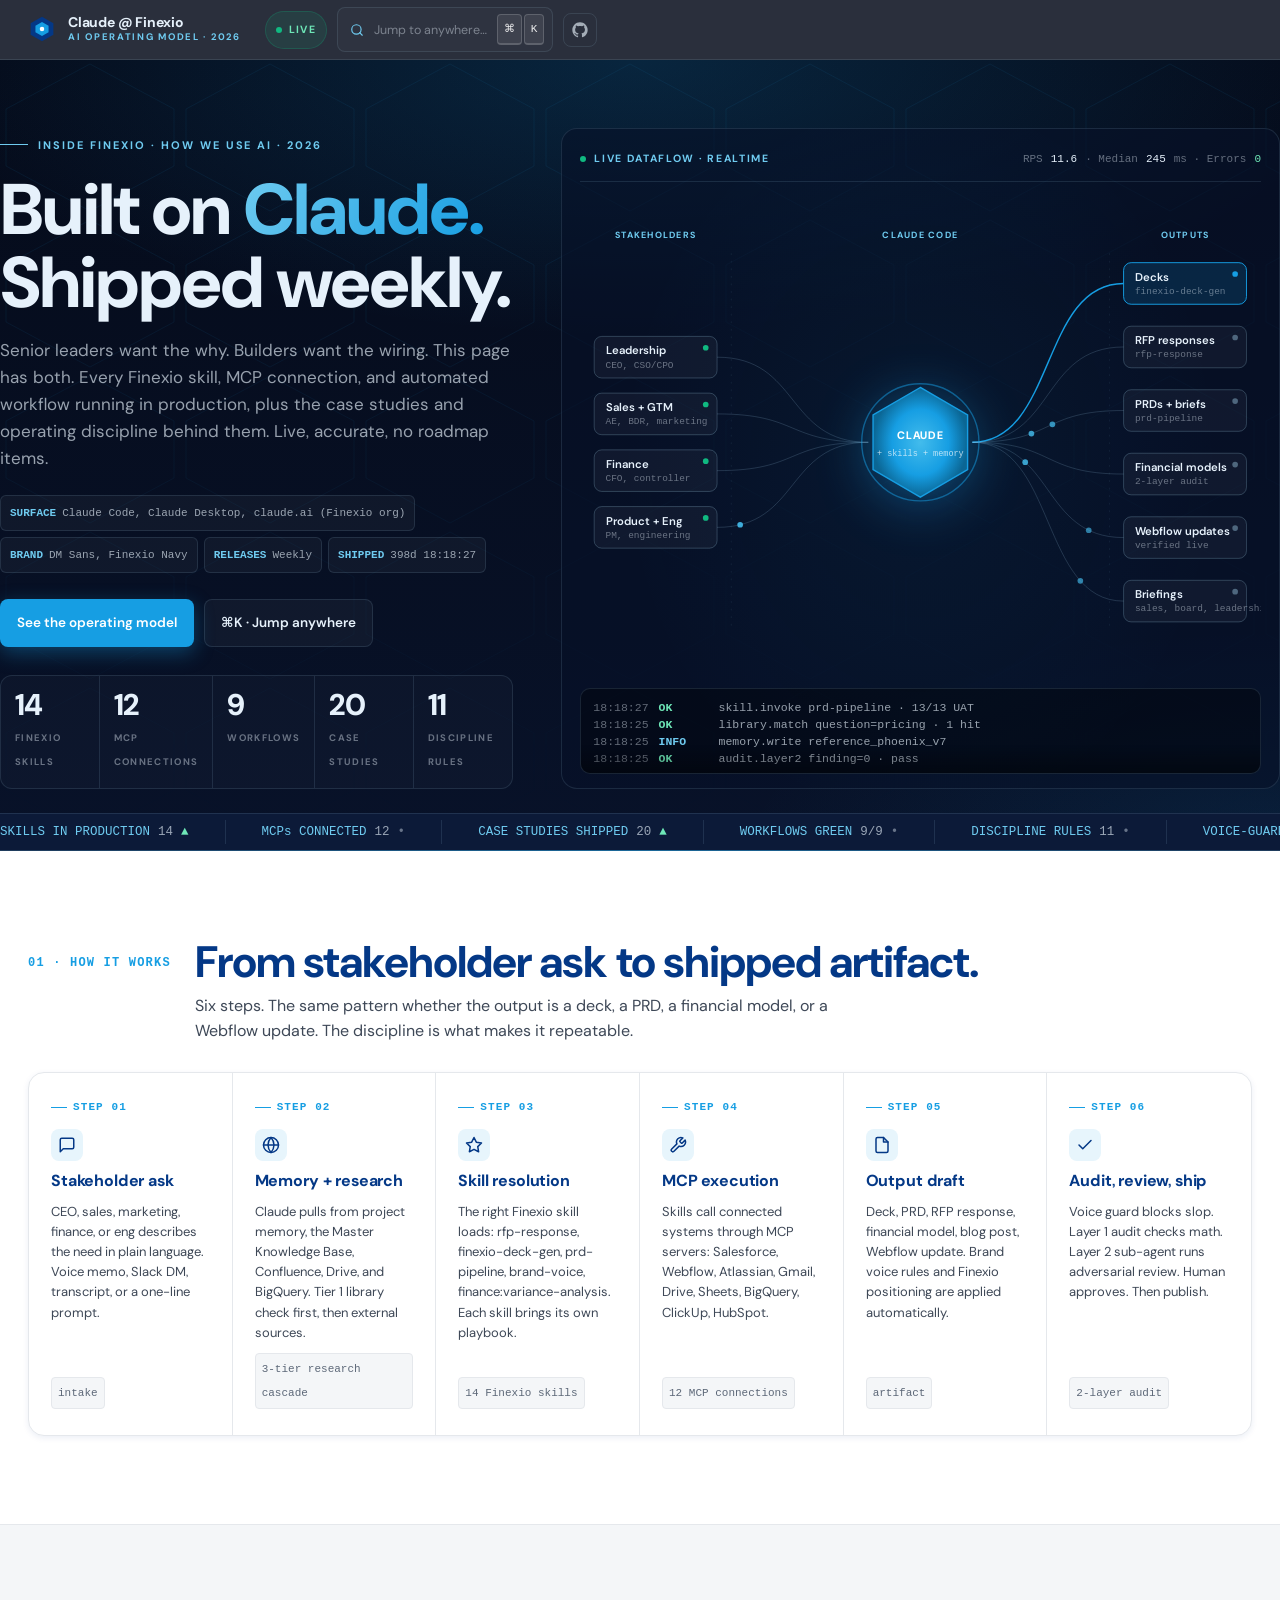
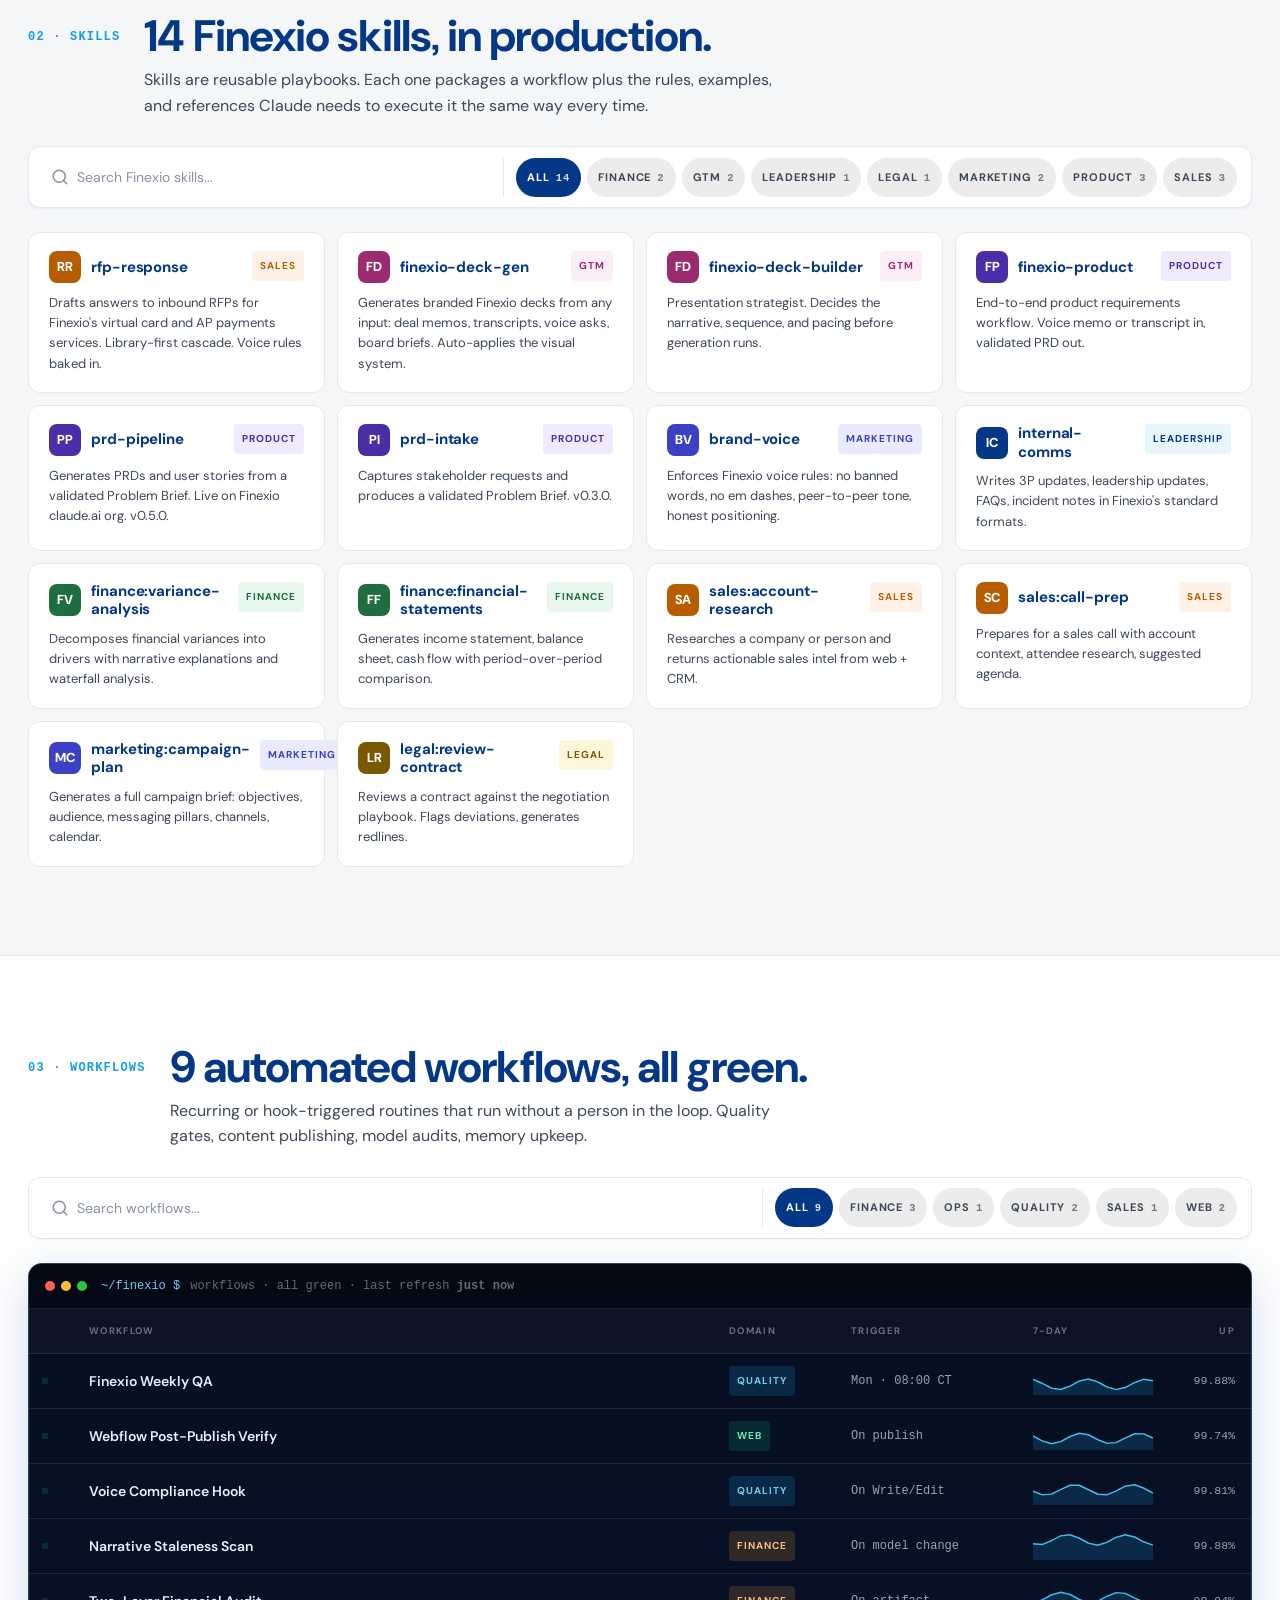
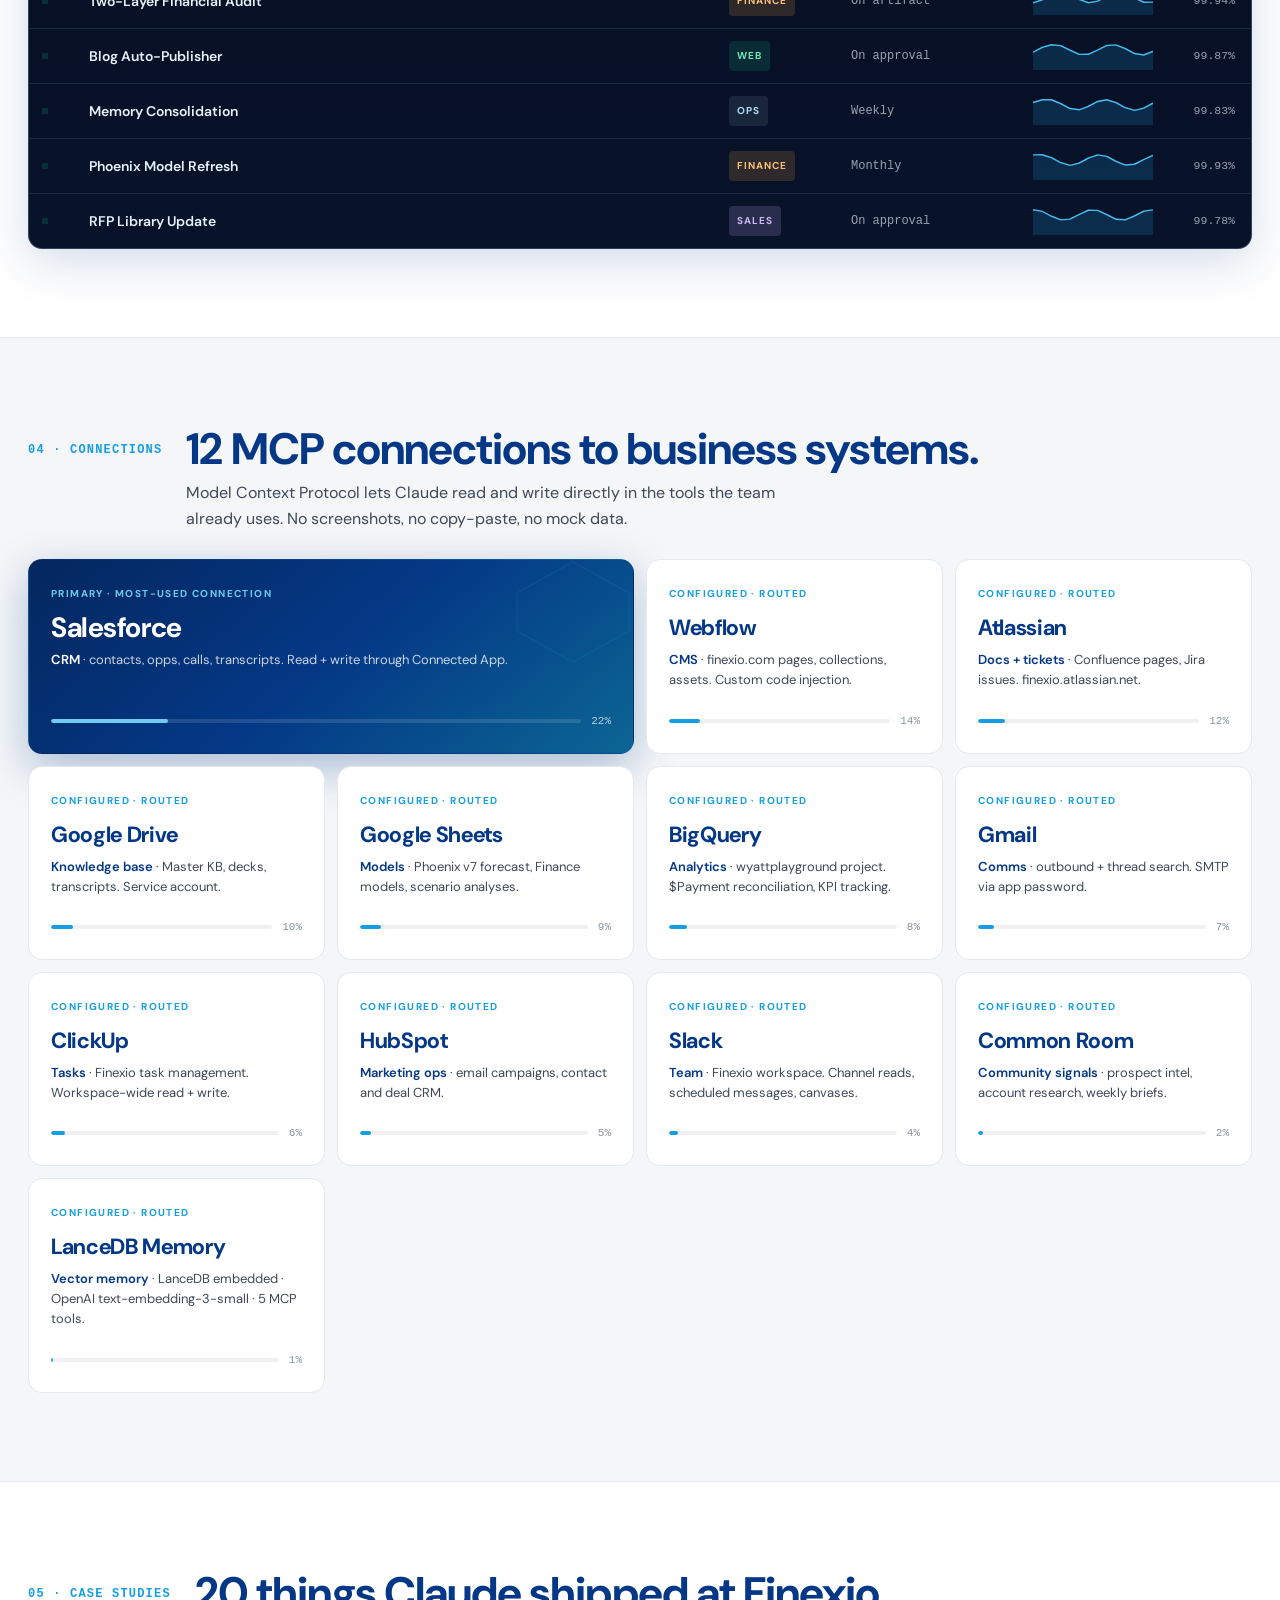
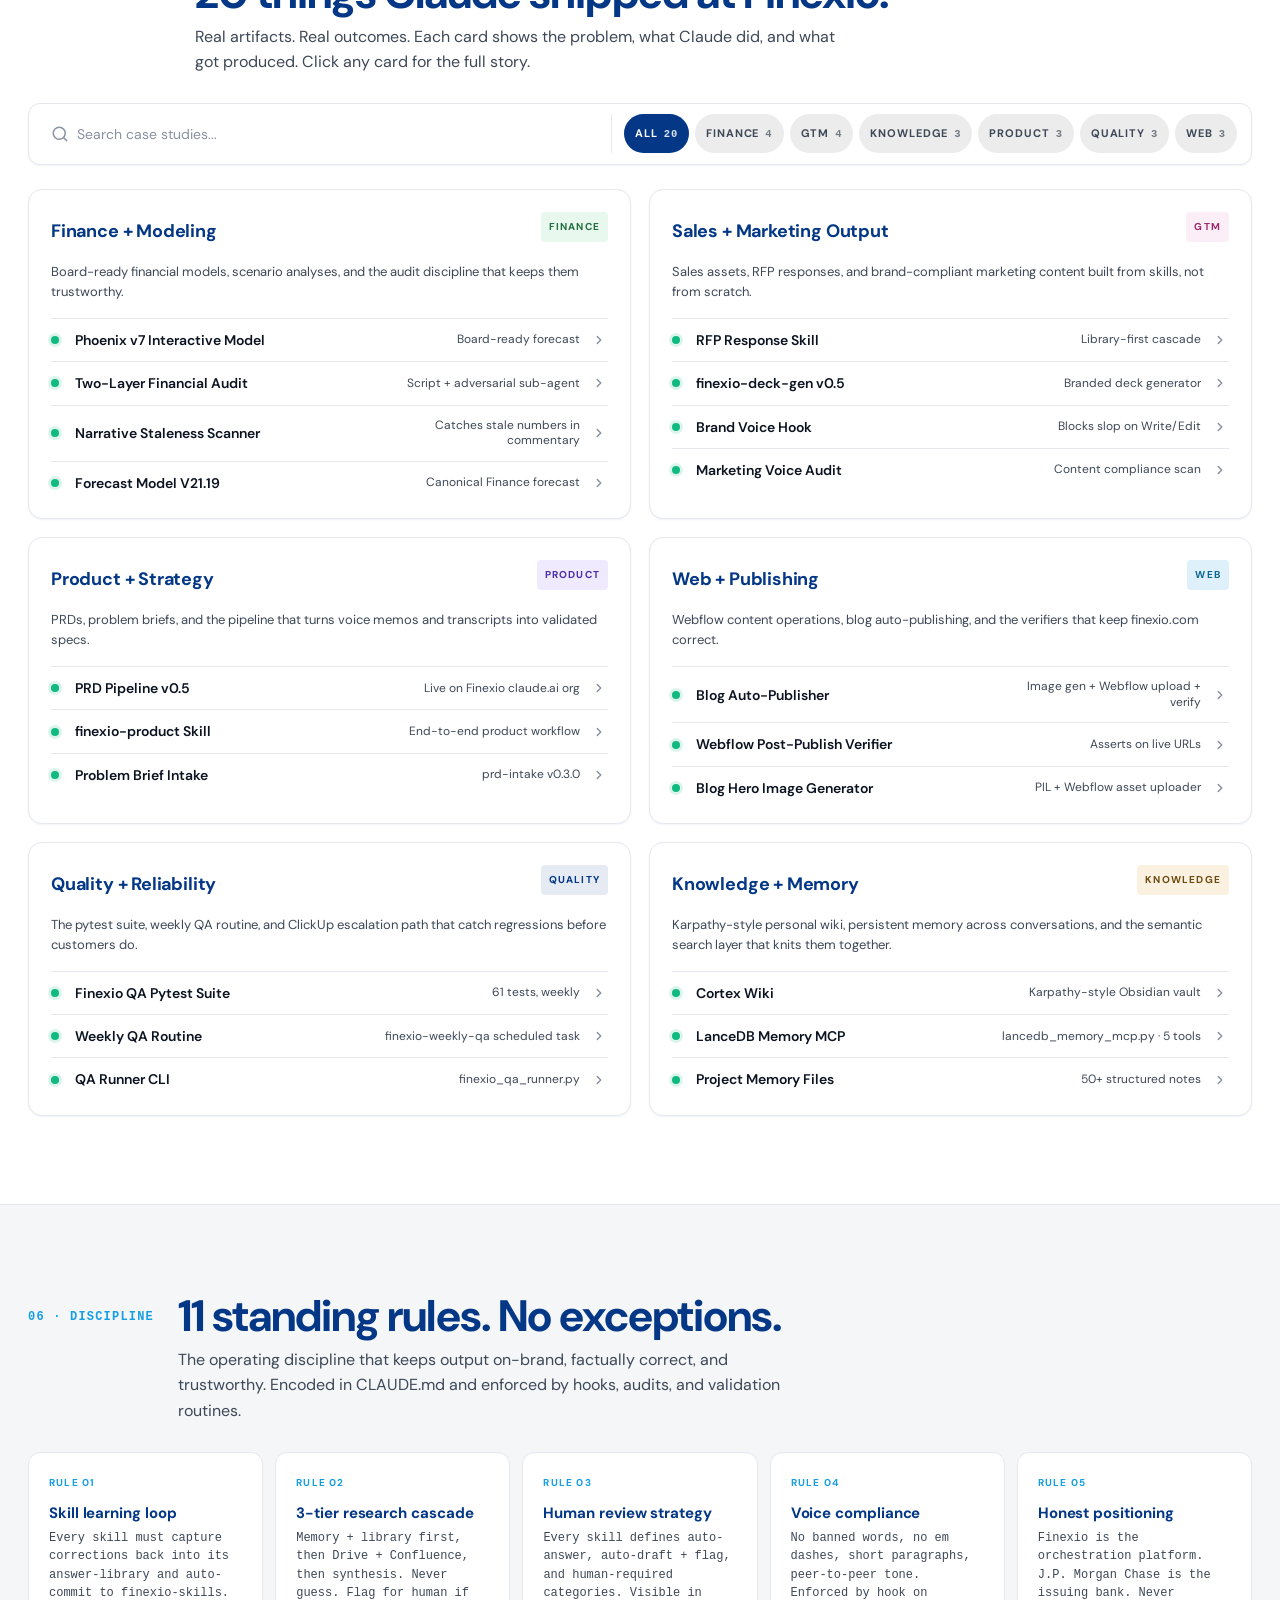
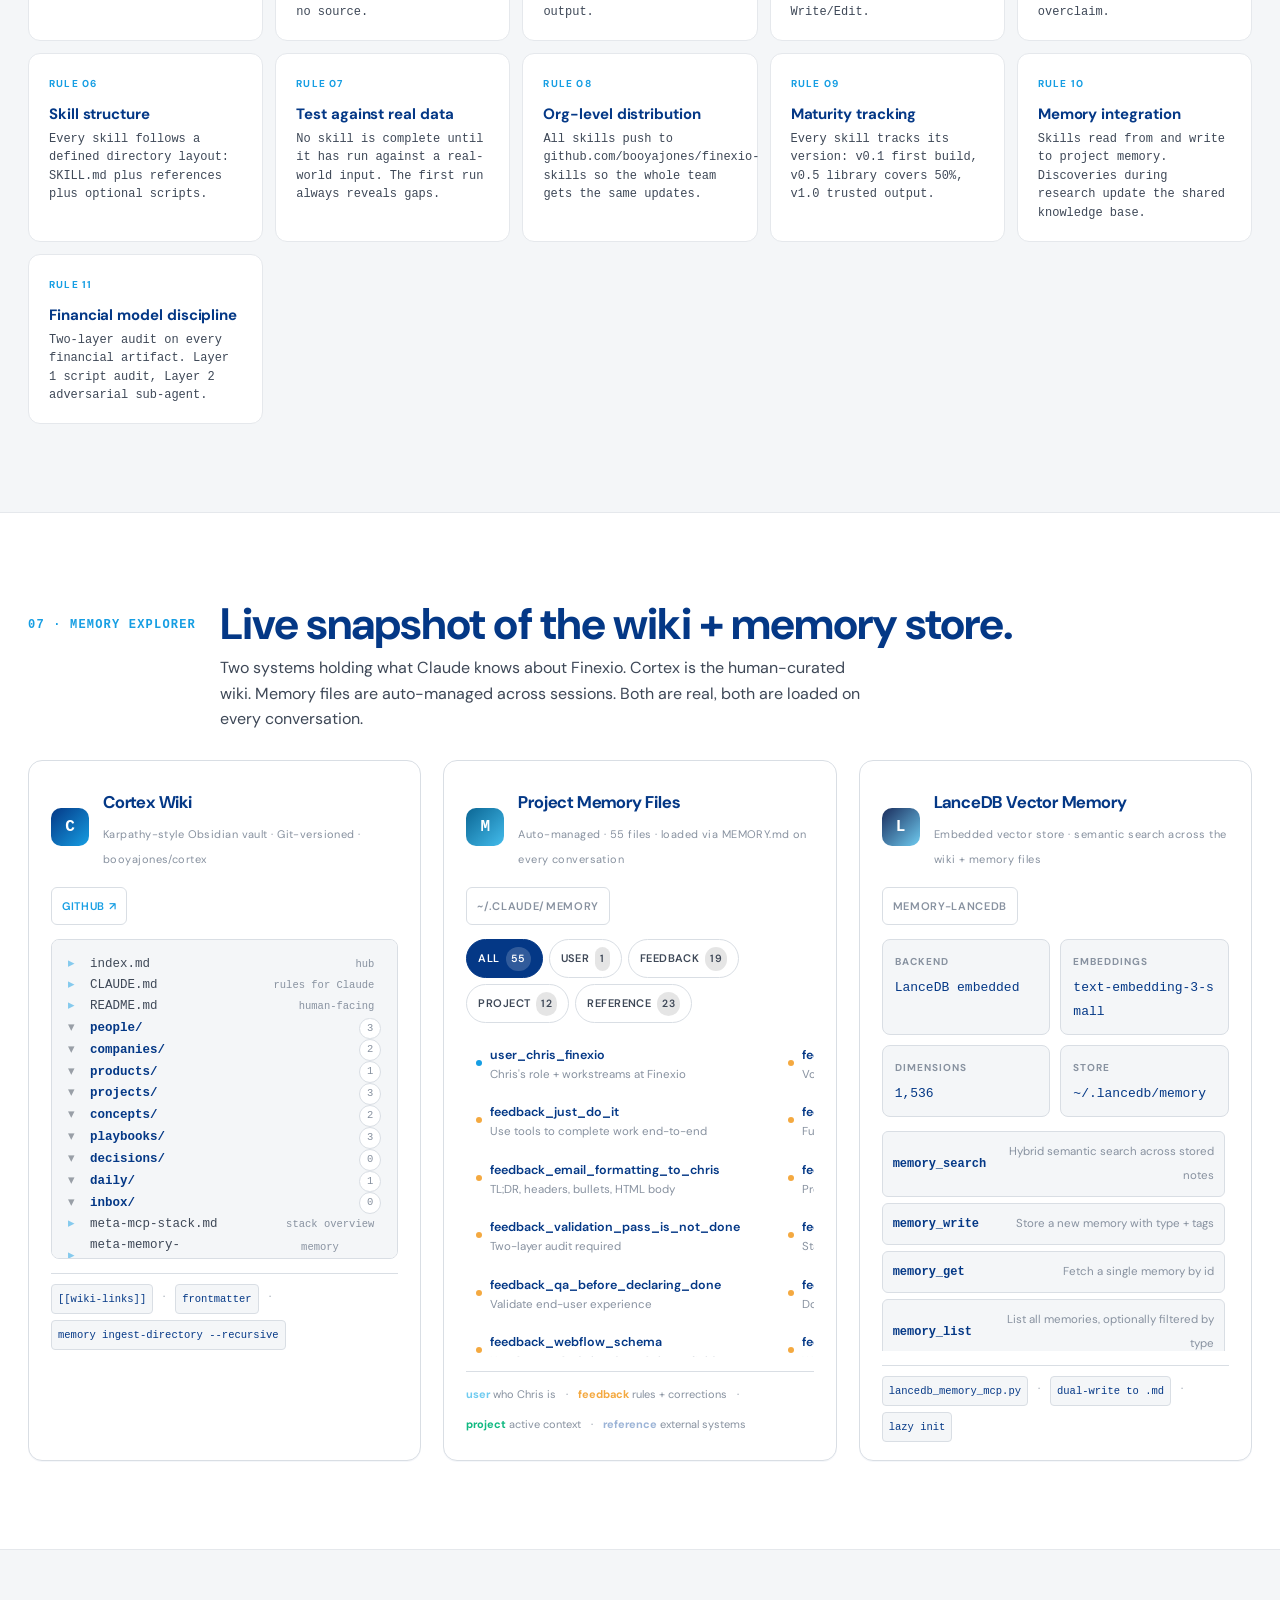
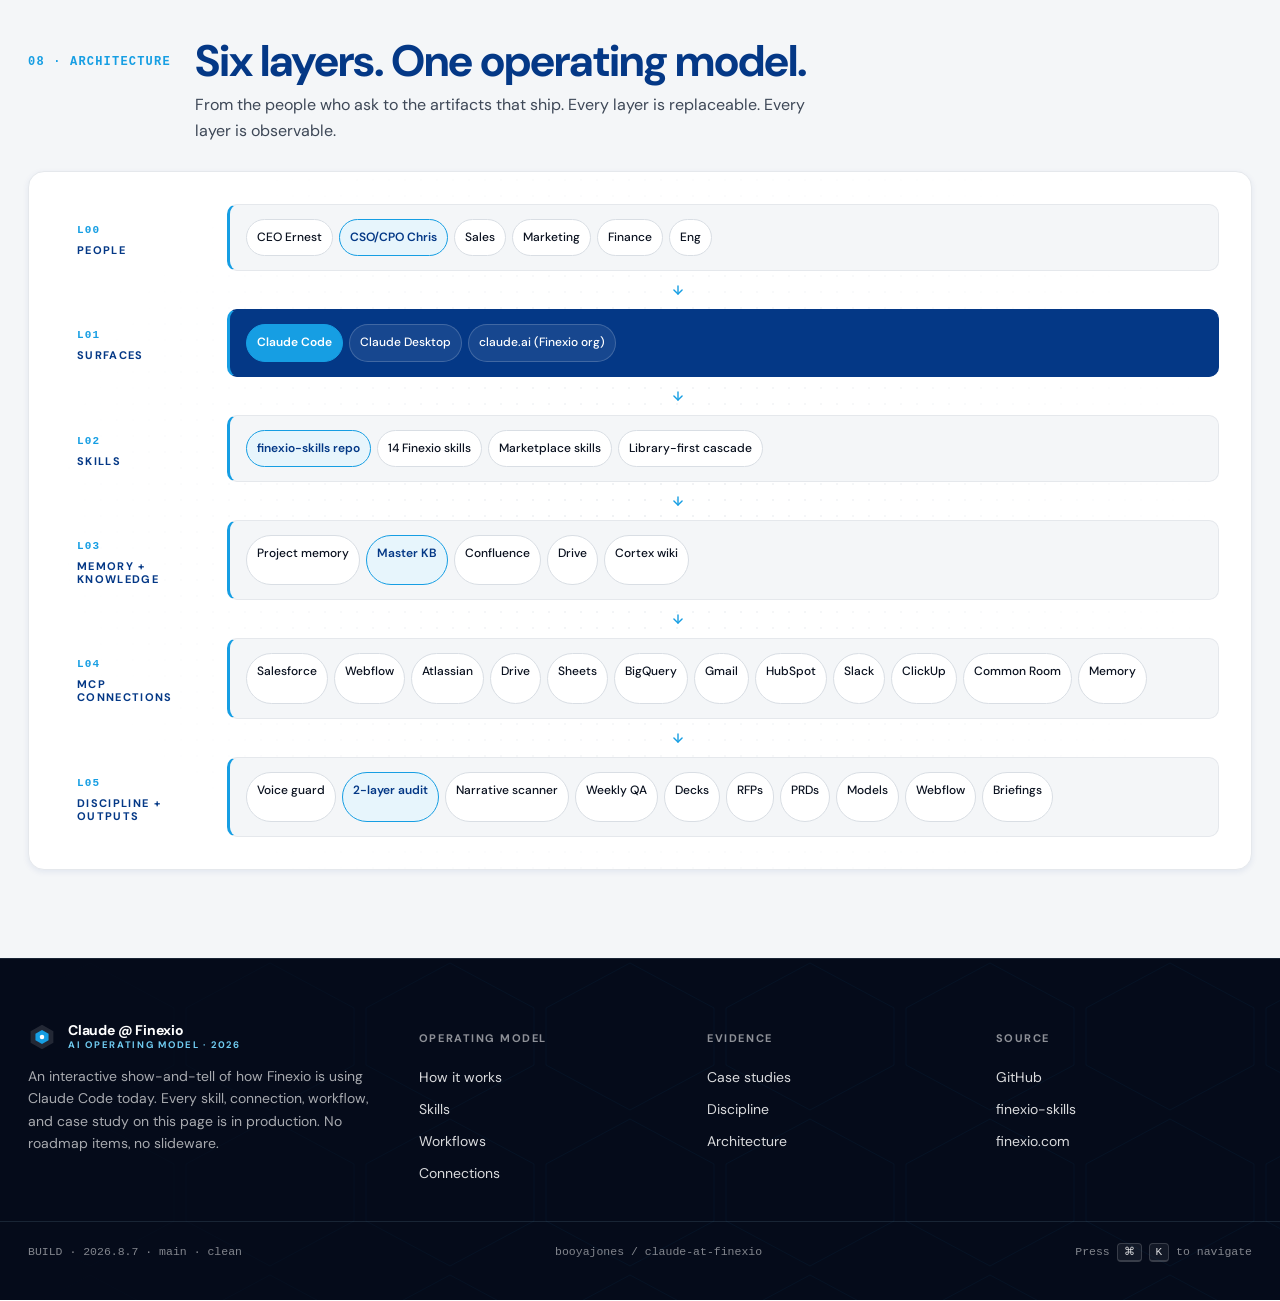
<file: index.html>
<!DOCTYPE html>
<!-- VOICE-GUARD-OFF -->
<html lang="en">
<head>
<meta charset="UTF-8" />
<meta name="viewport" content="width=device-width, initial-scale=1.0" />
<title>Claude @ Finexio · How we use AI</title>
<meta name="description" content="An interactive look at how Finexio uses Claude Code: skills, MCP connections, automated workflows, case studies, and the operating discipline that makes them ship." />
<meta name="theme-color" content="#050B1A" />
<meta property="og:type" content="website" />
<meta property="og:title" content="Claude @ Finexio · How we use AI" />
<meta property="og:description" content="An interactive look at how Finexio uses Claude Code: skills, MCP connections, automated workflows, case studies, and the operating discipline that makes them ship." />
<meta name="twitter:card" content="summary" />
<meta name="twitter:title" content="Claude @ Finexio · How we use AI" />
<meta name="twitter:description" content="An interactive look at how Finexio uses Claude Code: skills, MCP connections, automated workflows, case studies, and the operating discipline that makes them ship." />
<link rel="icon" type="image/svg+xml" href="data:image/svg+xml;utf8,<svg xmlns='http://www.w3.org/2000/svg' viewBox='0 0 32 32'><polygon points='16,2 29,9.5 29,22.5 16,30 3,22.5 3,9.5' fill='%23043886'/><polygon points='16,8 23.5,12.25 23.5,19.75 16,24 8.5,19.75 8.5,12.25' fill='%23169EE3'/><circle cx='16' cy='16' r='2.6' fill='white'/></svg>" />
<link rel="stylesheet" href="css/finexio-tokens.css" />
<style>
/* =============================================================
   Wyattbot Mission Control · Finexio brand
   ============================================================= */
*, *::before, *::after { box-sizing: border-box; }
html { scroll-behavior: smooth; }
body { margin: 0; background: var(--bg-page); color: var(--fg-1); -webkit-font-smoothing: antialiased; overflow-x: hidden; font-feature-settings: "ss01","cv11"; }
img { max-width: 100%; display: block; }
button { font: inherit; cursor: pointer; border: 0; background: none; color: inherit; }
input, kbd { font: inherit; }
kbd {
  font-family: var(--font-mono); font-size: 11px;
  padding: 2px 6px; border-radius: 4px;
  background: rgba(255,255,255,0.08);
  border: 1px solid rgba(255,255,255,0.16);
  border-bottom-width: 2px;
  color: rgba(255,255,255,0.9);
}
:root.light kbd { background: var(--gray-50); border-color: var(--border-2); color: var(--fg-1); }
::selection { background: rgba(22,158,227,0.28); color: var(--finexio-navy); }

/* dark theme tokens override */
:root {
  --mc-bg: #050B1A;
  --mc-bg-2: #081229;
  --mc-bg-3: #0C1A38;
  --mc-line: rgba(173,221,245,0.12);
  --mc-line-strong: rgba(173,221,245,0.24);
  --mc-text: #E6F1FB;
  --mc-text-2: rgba(230,241,251,0.65);
  --mc-text-3: rgba(230,241,251,0.42);
  --mc-blue: #169EE3;
  --mc-blue-soft: #6FCBF0;
  --mc-blue-dim: #0B6694;
  --mc-good: #10B981;
  --mc-amber: #F4A940;
}

.wrap { max-width: 1320px; margin: 0 auto; padding: 0 28px; }
@media (max-width: 720px) { .wrap { padding: 0 20px; } }

/* =============================================================
   TOP BAR
   ============================================================= */
.topbar {
  position: sticky; top: 0; z-index: 60;
  height: 60px;
  background: rgba(5,11,26,0.85);
  backdrop-filter: blur(18px); -webkit-backdrop-filter: blur(18px);
  border-bottom: 1px solid var(--mc-line);
  color: var(--mc-text);
}
.topbar-inner { display: flex; align-items: center; gap: 24px; height: 100%; }
.brand { display: flex; align-items: center; gap: 12px; font-weight: 700; font-size: 14px; letter-spacing: -0.1px; color: var(--mc-text); text-decoration: none; }
.brand-mark { width: 28px; height: 28px; flex-shrink: 0; }
.brand-name { line-height: 1.1; display: flex; flex-direction: column; gap: 2px; }
.brand-name b { font-weight: 700; font-size: 14px; color: var(--mc-text); letter-spacing: -0.2px; }
.brand-name small { font-family: var(--font-caption); font-size: 9.5px; font-weight: 700; letter-spacing: 0.18em; color: var(--mc-blue-soft); text-transform: uppercase; }

.top-nav { display: flex; align-items: center; gap: 2px; flex: 1; margin-left: 8px; }
.top-nav a {
  font-family: var(--font-caption);
  font-size: 11px; font-weight: 600; letter-spacing: 0.05em;
  text-transform: uppercase; color: var(--mc-text-2);
  padding: 7px 9px; border-radius: 6px; border-bottom: 0;
  white-space: nowrap;
  transition: color 120ms, background 120ms;
}
.top-nav a:hover { color: var(--mc-text); background: rgba(255,255,255,0.05); border-bottom: 0; }
.top-nav a.is-active { color: var(--mc-blue-soft); background: rgba(22,158,227,0.10); }
@media (max-width: 1360px) { .top-nav a { padding: 7px 7px; letter-spacing: 0.03em; } }
@media (max-width: 1280px) { .top-nav { display: none; } }

.top-actions { display: flex; align-items: center; gap: 10px; }
.search-trigger {
  display: inline-flex; align-items: center; gap: 10px;
  padding: 6px 8px 6px 12px;
  border: 1px solid var(--mc-line);
  border-radius: 8px;
  font-size: 12.5px; color: var(--mc-text-3);
  background: rgba(255,255,255,0.02);
  transition: border-color 150ms, color 150ms;
}
.search-trigger:hover { border-color: var(--mc-line-strong); color: var(--mc-text-2); }
.search-trigger svg { color: var(--mc-blue-soft); }
.search-trigger .k { display: inline-flex; gap: 2px; }
.live-pill {
  display: inline-flex; align-items: center; gap: 7px;
  font-family: var(--font-caption); font-size: 10.5px; font-weight: 700;
  letter-spacing: 0.12em; text-transform: uppercase;
  padding: 6px 10px; border-radius: 999px;
  background: rgba(16,185,129,0.10); color: #6EE7B7;
  border: 1px solid rgba(16,185,129,0.22);
}
.live-pill .led { width: 6px; height: 6px; border-radius: 50%; background: var(--mc-good); box-shadow: 0 0 0 0 rgba(16,185,129,0.6); animation: pulse 2.4s cubic-bezier(.2,0,.2,1) infinite; }
@keyframes pulse { 0% { box-shadow: 0 0 0 0 rgba(16,185,129,0.6); } 70% { box-shadow: 0 0 0 8px rgba(16,185,129,0); } 100% { box-shadow: 0 0 0 0 rgba(16,185,129,0); } }
.icon-btn {
  width: 34px; height: 34px; border-radius: 8px;
  display: inline-flex; align-items: center; justify-content: center;
  color: var(--mc-text-2); border: 1px solid var(--mc-line);
  transition: color 120ms, border-color 120ms, background 120ms;
}
.icon-btn:hover { color: var(--mc-text); border-color: var(--mc-line-strong); background: rgba(255,255,255,0.04); }

@media (max-width: 720px) {
  .live-pill { display: none; }
  .search-trigger .label, .search-trigger .k { display: none; }
}

/* =============================================================
   HERO — MISSION CONTROL
   ============================================================= */
.hero {
  position: relative; overflow: hidden; isolation: isolate;
  background:
    radial-gradient(ellipse 80% 50% at 50% 0%, rgba(22,158,227,0.18), transparent 70%),
    radial-gradient(ellipse 60% 40% at 100% 100%, rgba(22,158,227,0.10), transparent 70%),
    linear-gradient(180deg, var(--mc-bg) 0%, var(--mc-bg-2) 100%);
  color: var(--mc-text);
  padding: 32px 0 0;
}
.hero::before {
  content: ''; position: absolute; inset: 0; pointer-events: none;
  background-image: url("data:image/svg+xml;utf8,<svg xmlns='http://www.w3.org/2000/svg' width='180' height='156' viewBox='0 0 180 156'><g fill='none' stroke='%23169EE3' stroke-width='1' opacity='0.16'><polygon points='90,4 174,49 174,106 90,151 6,106 6,49'/></g></svg>");
  background-size: 180px 156px;
  opacity: 0.5;
  mask-image: linear-gradient(180deg, black 30%, transparent 100%);
  -webkit-mask-image: linear-gradient(180deg, black 30%, transparent 100%);
}
.hero::after {
  content: ''; position: absolute; left: -10%; right: -10%; bottom: 0; height: 1px;
  background: linear-gradient(90deg, transparent, rgba(22,158,227,0.5), transparent);
}

.hero-grid {
  position: relative;
  display: grid; grid-template-columns: 5fr 7fr; gap: 48px;
  padding: 36px 0 24px;
  align-items: stretch;
}
@media (max-width: 1100px) { .hero-grid { grid-template-columns: 1fr; gap: 32px; } }

.hero-eyebrow {
  display: inline-flex; align-items: center; gap: 10px;
  font-family: var(--font-caption); font-size: 11px; font-weight: 700;
  letter-spacing: 0.18em; text-transform: uppercase; color: var(--mc-blue-soft);
  margin-bottom: 16px;
}
.hero-eyebrow::before { content: ''; width: 28px; height: 1px; background: var(--mc-blue-soft); }

.hero h1 {
  font-family: var(--font-display); font-weight: 800;
  font-size: clamp(40px, 5.6vw, 76px); line-height: 1.02;
  letter-spacing: -0.028em;
  color: var(--mc-text); margin: 0 0 18px;
}
.hero h1 em {
  font-style: normal;
  background: linear-gradient(120deg, var(--mc-blue-soft) 0%, var(--mc-blue) 100%);
  -webkit-background-clip: text; background-clip: text; color: transparent;
}

.hero-lede { font-size: 17px; line-height: 1.6; color: var(--mc-text-2); max-width: 520px; margin: 0 0 22px; }
.hero-lede b { color: var(--mc-text); font-weight: 600; }

.hero-meta { display: flex; flex-wrap: wrap; gap: 6px; margin-bottom: 26px; }
.hero-meta .chip {
  font-family: var(--font-mono); font-size: 11px;
  padding: 5px 9px; border-radius: 6px;
  background: rgba(255,255,255,0.04);
  border: 1px solid var(--mc-line);
  color: var(--mc-text-2);
  display: inline-flex; align-items: center; gap: 6px;
}
.hero-meta .chip b { color: var(--mc-blue-soft); font-weight: 600; }

.hero-cta-row { display: flex; flex-wrap: wrap; gap: 10px; margin-bottom: 28px; }
.btn {
  display: inline-flex; align-items: center; gap: 8px;
  padding: 11px 16px; border-radius: 8px;
  font-size: 13.5px; font-weight: 600;
  transition: transform 120ms, background 150ms, border-color 150ms;
  border: 1px solid transparent;
}
.btn-primary { background: var(--mc-blue); color: #fff; box-shadow: 0 6px 20px rgba(22,158,227,0.35); }
.btn-primary:hover { background: #0F8BCB; transform: translateY(-1px); }
.btn-ghost { background: rgba(255,255,255,0.04); color: var(--mc-text); border-color: var(--mc-line); }
.btn-ghost:hover { background: rgba(255,255,255,0.08); border-color: var(--mc-line-strong); }
.btn:active { transform: translateY(0) scale(0.98); }

.hero-stats {
  display: grid; grid-template-columns: repeat(5, 1fr); gap: 0;
  background: rgba(255,255,255,0.025);
  border: 1px solid var(--mc-line);
  border-radius: 12px; overflow: hidden;
}
@media (max-width: 720px) {
  .hero-stats { grid-template-columns: repeat(3, 1fr); }
  .hero-stats .stat:nth-child(3n) { border-right: 0; }
  .hero-stats .stat:nth-child(-n+3) { border-bottom: 1px solid var(--mc-line); }
}
.hero-stats .stat { padding: 14px 14px; border-right: 1px solid var(--mc-line); }
.hero-stats .stat:last-child { border-right: 0; }
.hero-stats .stat-num { font-family: var(--font-display); font-weight: 800; font-size: 30px; color: var(--mc-text); line-height: 1; letter-spacing: -0.02em; font-variant-numeric: tabular-nums; }
.hero-stats .stat-label { font-family: var(--font-caption); font-size: 9.5px; font-weight: 700; letter-spacing: 0.14em; text-transform: uppercase; color: var(--mc-text-3); margin-top: 6px; }

/* HERO RIGHT — DATAFLOW MAP */
.dataflow {
  position: relative;
  background:
    radial-gradient(ellipse 60% 80% at 50% 50%, rgba(22,158,227,0.06), transparent 70%),
    rgba(8,18,41,0.6);
  border: 1px solid var(--mc-line);
  border-radius: 16px;
  padding: 18px 18px 14px;
  overflow: hidden;
  display: flex; flex-direction: column;
  min-height: 520px;
}
.dataflow-head {
  display: flex; align-items: center; justify-content: space-between; gap: 10px;
  padding-bottom: 10px; margin-bottom: 8px;
  border-bottom: 1px solid var(--mc-line);
}
.dataflow-title {
  font-family: var(--font-caption); font-size: 10.5px; font-weight: 700;
  letter-spacing: 0.16em; text-transform: uppercase; color: var(--mc-blue-soft);
  display: inline-flex; align-items: center; gap: 8px;
}
.dataflow-title .led { width: 6px; height: 6px; border-radius: 50%; background: var(--mc-good); animation: pulse 2.4s cubic-bezier(.2,0,.2,1) infinite; }
.dataflow-meter {
  display: inline-flex; align-items: center; gap: 8px;
  font-family: var(--font-mono); font-size: 11px; color: var(--mc-text-3);
}
.dataflow-meter b { color: var(--mc-text); font-weight: 500; }

.dataflow-svg {
  flex: 1; display: block; width: 100%; min-height: 460px;
}

.df-rail-label {
  font-family: var(--font-caption); font-size: 9.5px; font-weight: 700;
  letter-spacing: 0.14em; text-transform: uppercase;
  fill: var(--mc-blue-soft);
}
.df-node-rect {
  fill: rgba(255,255,255,0.04); stroke: var(--mc-line-strong); stroke-width: 1;
  transition: fill 200ms, stroke 200ms;
}
.df-node:hover .df-node-rect, .df-node.is-hot .df-node-rect {
  fill: rgba(22,158,227,0.16); stroke: var(--mc-blue);
}
.df-node-name { fill: var(--mc-text); font-family: var(--font-sans); font-weight: 600; font-size: 12px; }
.df-node-meta { fill: var(--mc-text-3); font-family: var(--font-mono); font-size: 10px; }
.df-node-icon { fill: var(--mc-blue-soft); }
.df-edge { stroke: rgba(173,221,245,0.18); stroke-width: 1; fill: none; }
.df-edge.is-hot { stroke: var(--mc-blue); stroke-width: 1.5; }
.df-core-shape { fill: url(#dfCoreGrad); stroke: var(--mc-blue); stroke-width: 1.5; filter: drop-shadow(0 8px 28px rgba(22,158,227,0.45)); }
.df-core-pulse { fill: none; stroke: var(--mc-blue); stroke-width: 1.5; opacity: 0.5; transform-origin: center; animation: corePulse 3.2s cubic-bezier(.2,.7,.1,1) infinite; }
@keyframes corePulse { 0% { transform: scale(1); opacity: 0.55; } 70% { transform: scale(1.5); opacity: 0; } 100% { opacity: 0; } }
.df-core-label { fill: #fff; font-family: var(--font-display); font-weight: 800; font-size: 11.5px; letter-spacing: 0.06em; }
.df-core-sub { fill: rgba(255,255,255,0.7); font-family: var(--font-mono); font-size: 9px; }

/* console strip */
.console {
  margin-top: 12px;
  font-family: var(--font-mono); font-size: 11.5px; line-height: 1.5;
  color: var(--mc-text-2);
  background: rgba(0,0,0,0.35);
  border: 1px solid var(--mc-line);
  border-radius: 10px;
  padding: 10px 12px;
  height: 86px; overflow: hidden;
  position: relative;
}
.console::after { content: ''; position: absolute; bottom: 0; left: 0; right: 0; height: 28px; background: linear-gradient(to bottom, transparent, rgba(0,0,0,0.35)); pointer-events: none; }
.console .line { display: flex; gap: 10px; opacity: 0; animation: linein 320ms cubic-bezier(.2,0,.2,1) forwards; }
.console .ts { color: var(--mc-text-3); flex-shrink: 0; }
.console .lvl { font-weight: 600; flex-shrink: 0; width: 50px; }
.console .lvl.ok { color: #6EE7B7; }
.console .lvl.info { color: var(--mc-blue-soft); }
.console .lvl.warn { color: #FBBF77; }
@keyframes linein { from { opacity: 0; transform: translateY(4px);} to { opacity: 1; transform: none; } }

/* =============================================================
   TICKER
   ============================================================= */
.ticker {
  background: var(--mc-bg-3); color: var(--mc-text-2);
  border-top: 1px solid var(--mc-line);
  border-bottom: 1px solid var(--mc-line);
  height: 38px; overflow: hidden; position: relative;
}
.ticker-track {
  display: flex; gap: 36px; align-items: center; height: 100%;
  white-space: nowrap;
  animation: tickerScroll 50s linear infinite;
  font-family: var(--font-mono); font-size: 12.5px;
}
.ticker-track:hover { animation-play-state: paused; }
.ticker-item { display: inline-flex; align-items: center; gap: 8px; padding-right: 36px; border-right: 1px solid var(--mc-line); }
.ticker-item b { color: var(--mc-blue-soft); font-weight: 500; }
.ticker-item .delta-up { color: #6EE7B7; }
.ticker-item .delta-flat { color: var(--mc-text-3); }
@keyframes tickerScroll { from { transform: translateX(0); } to { transform: translateX(-50%); } }

/* =============================================================
   SECTIONS (LIGHT)
   ============================================================= */
section.section { padding: 88px 0; position: relative; }
section.section + section.section { border-top: 1px solid var(--border-1); }
section.tinted { background: var(--gray-50); }

.section-head { display: grid; grid-template-columns: auto 1fr auto; gap: 24px; align-items: end; margin-bottom: 28px; }
@media (max-width: 720px) { .section-head { grid-template-columns: 1fr; gap: 8px; } }
.section-num { font-family: var(--font-mono); font-size: 12px; font-weight: 600; color: var(--finexio-blue); letter-spacing: 0.1em; align-self: start; padding-top: 12px; }
.section-title { font-family: var(--font-display); font-weight: 700; font-size: clamp(30px, 4vw, 44px); line-height: 1.05; letter-spacing: -0.022em; color: var(--finexio-navy); margin: 0; }
.section-sub { color: var(--fg-2); font-size: 16px; line-height: 1.6; max-width: 640px; margin: 8px 0 0; }
.section-tools { display: flex; gap: 8px; align-items: center; justify-self: end; }

.search-row {
  display: flex; flex-wrap: wrap; gap: 12px; align-items: center;
  margin: 8px 0 24px; padding: 10px 14px;
  background: var(--finexio-white);
  border: 1px solid var(--border-1);
  border-radius: 12px;
  box-shadow: var(--shadow-xs);
}
.search-row .search { flex: 1; min-width: 240px; display: flex; align-items: center; gap: 8px; padding: 4px 8px; }
.search-row .search input { flex: 1; border: 0; outline: 0; background: transparent; color: var(--fg-1); font-size: 14px; padding: 4px 0; }
.search-row .search input::placeholder { color: var(--fg-3); }
.search-row .search svg { color: var(--gray-400); flex-shrink: 0; }
.filters { display: flex; flex-wrap: wrap; gap: 6px; border-left: 1px solid var(--border-1); padding-left: 12px; }
@media (max-width: 720px) { .filters { border-left: 0; padding-left: 0; width: 100%; } }
.filter-chip {
  font-family: var(--font-caption); font-size: 11px; font-weight: 700; letter-spacing: 0.08em; text-transform: uppercase;
  padding: 6px 10px; border-radius: 999px;
  background: var(--gray-100); color: var(--fg-2);
  border: 1px solid transparent; transition: all 120ms;
}
.filter-chip:hover { background: var(--finexio-blue-wash); color: var(--finexio-navy); }
.filter-chip.is-active { background: var(--finexio-navy); color: #fff; }
.filter-count { font-family: var(--font-mono); font-size: 10.5px; color: inherit; opacity: 0.7; margin-left: 6px; }
.filter-chip.is-active .filter-count { opacity: 0.85; }

/* =============================================================
   FLOW (lifecycle)
   ============================================================= */
.flow {
  position: relative;
  display: grid; grid-template-columns: repeat(6, 1fr); gap: 0;
  background: var(--finexio-white);
  border: 1px solid var(--border-1);
  border-radius: 16px; overflow: hidden;
  box-shadow: var(--shadow-sm);
}
@media (max-width: 980px) { .flow { grid-template-columns: repeat(2, 1fr); } }
@media (max-width: 540px) { .flow { grid-template-columns: 1fr; } }
.flow-step { position: relative; padding: 22px 22px 26px; border-right: 1px solid var(--border-1); display: flex; flex-direction: column; gap: 10px; transition: background 200ms; }
.flow-step:last-child { border-right: 0; }
.flow-step:hover { background: var(--finexio-blue-wash); }
@media (max-width: 980px) { .flow-step:nth-child(2n) { border-right: 0; } .flow-step { border-bottom: 1px solid var(--border-1); } .flow-step:nth-last-child(-n+2) { border-bottom: 0; } }
@media (max-width: 540px) { .flow-step { border-right: 0; border-bottom: 1px solid var(--border-1); } .flow-step:last-child { border-bottom: 0; } }
.flow-num {
  font-family: var(--font-mono); font-size: 11px; font-weight: 600;
  color: var(--finexio-blue); letter-spacing: 0.1em;
  display: inline-flex; align-items: center; gap: 6px;
}
.flow-num::before { content: ''; width: 16px; height: 1px; background: currentColor; }
.flow-icon { width: 32px; height: 32px; border-radius: 8px; background: var(--finexio-blue-wash); color: var(--finexio-navy); display: inline-flex; align-items: center; justify-content: center; }
.flow-step h3 { font-family: var(--font-sans); font-size: 16px; font-weight: 700; color: var(--finexio-navy); margin: 0; line-height: 1.3; }
.flow-step p { font-size: 13px; line-height: 1.55; color: var(--fg-2); margin: 0; }
.flow-step .meta { font-family: var(--font-mono); font-size: 11px; color: var(--gray-500); background: var(--gray-50); padding: 3px 6px; border-radius: 4px; display: inline-block; align-self: flex-start; margin-top: auto; border: 1px solid var(--border-1); }

/* =============================================================
   INTEGRATIONS
   ============================================================= */
.integ-grid { display: grid; grid-template-columns: repeat(auto-fill, minmax(280px, 1fr)); gap: 12px; }
.integ-card {
  position: relative; padding: 18px 20px;
  background: var(--finexio-white);
  border: 1px solid var(--border-1);
  border-radius: 12px;
  transition: all 200ms cubic-bezier(.2,0,.2,1);
  display: flex; flex-direction: column; gap: 10px;
  min-height: 110px;
}
.integ-card:hover { border-color: var(--finexio-blue); box-shadow: var(--shadow-md); transform: translateY(-2px); }
.integ-card::before { content: ''; position: absolute; left: 0; top: 14px; bottom: 14px; width: 2px; border-radius: 2px; background: var(--finexio-blue); opacity: 0; transition: opacity 200ms; }
.integ-card:hover::before { opacity: 1; }
.integ-card[hidden] { display: none; }
.integ-top { display: flex; align-items: flex-start; justify-content: space-between; gap: 10px; }
.integ-name-row { display: flex; align-items: center; gap: 10px; }
.integ-glyph { width: 32px; height: 32px; flex-shrink: 0; border-radius: 8px; display: inline-flex; align-items: center; justify-content: center; font-family: var(--font-display); font-weight: 800; font-size: 13px; color: #fff; }
.integ-name { font-size: 15px; font-weight: 700; color: var(--finexio-navy); letter-spacing: -0.005em; line-height: 1.25; }
.integ-type { font-family: var(--font-caption); font-size: 10px; font-weight: 700; letter-spacing: 0.1em; text-transform: uppercase; padding: 3px 8px; border-radius: 4px; flex-shrink: 0; }
.integ-type[data-type="Sales"]      { background: #FFF1E6; color: #B85C00; }
.integ-type[data-type="GTM"]        { background: #FCEEF7; color: #9C2A6E; }
.integ-type[data-type="Product"]    { background: #F0EAFE; color: #4B2DA8; }
.integ-type[data-type="Marketing"]  { background: #EAEAFF; color: #3B40C4; }
.integ-type[data-type="Leadership"] { background: #E7F5FC; color: #043886; }
.integ-type[data-type="Finance"]    { background: #E8F8EE; color: #1F6E3F; }
.integ-type[data-type="Legal"]      { background: #FEF6DA; color: #7A5800; }
.integ-desc { font-size: 13px; line-height: 1.55; color: var(--fg-2); }

/* glyph backgrounds keyed off type */
.integ-glyph { background: var(--finexio-navy); }
.integ-glyph[data-g="Sales"]      { background: #B85C00; }
.integ-glyph[data-g="GTM"]        { background: #9C2A6E; }
.integ-glyph[data-g="Product"]    { background: #4B2DA8; }
.integ-glyph[data-g="Marketing"]  { background: #3B40C4; }
.integ-glyph[data-g="Leadership"] { background: #043886; }
.integ-glyph[data-g="Finance"]    { background: #1F6E3F; }
.integ-glyph[data-g="Legal"]      { background: #7A5800; }

/* =============================================================
   CRONS — terminal style
   ============================================================= */
.cron-wrap {
  background: linear-gradient(180deg, #060E20 0%, #081229 100%);
  color: var(--mc-text);
  border: 1px solid var(--mc-line-strong);
  border-radius: 14px; overflow: hidden;
  box-shadow: 0 12px 48px rgba(4,56,134,0.18);
}
.cron-titlebar {
  display: flex; align-items: center; gap: 10px;
  padding: 10px 16px;
  background: rgba(0,0,0,0.35);
  border-bottom: 1px solid var(--mc-line);
  font-family: var(--font-mono); font-size: 12px; color: var(--mc-text-3);
}
.cron-titlebar .dots { display: inline-flex; gap: 6px; margin-right: 4px; }
.cron-titlebar .dots i { width: 10px; height: 10px; border-radius: 50%; }
.cron-titlebar .dots i:nth-child(1){ background: #ff5f57; }
.cron-titlebar .dots i:nth-child(2){ background: #febc2e; }
.cron-titlebar .dots i:nth-child(3){ background: #28c840; }
.cron-titlebar .path { color: var(--mc-blue-soft); }
.cron-thead {
  display: grid; grid-template-columns: 32px 1fr 110px 170px 120px 70px;
  gap: 12px; padding: 10px 16px;
  font-family: var(--font-caption);
  font-size: 9.5px; font-weight: 700; letter-spacing: 0.14em; text-transform: uppercase;
  color: var(--mc-text-3); background: rgba(255,255,255,0.02);
  border-bottom: 1px solid var(--mc-line);
}
@media (max-width: 980px) {
  .cron-thead { display: none; }
}
.cron-row {
  display: grid; grid-template-columns: 32px 1fr 110px 170px 120px 70px;
  gap: 12px; padding: 12px 16px;
  align-items: center;
  border-bottom: 1px solid var(--mc-line);
  font-family: var(--font-mono); font-size: 13px;
  transition: background 120ms;
}
.cron-row:last-child { border-bottom: 0; }
.cron-row:hover { background: rgba(22,158,227,0.06); }
.cron-row[hidden] { display: none; }
@media (max-width: 980px) {
  .cron-row { grid-template-columns: 24px 1fr auto; gap: 10px; row-gap: 6px; }
  .cron-row .cron-tag, .cron-row .cron-sched, .cron-row .cron-uptime { grid-column: 2 / 4; }
  .cron-row .cron-spark { display: none; }
}
.cron-status .led { width: 7px; height: 7px; border-radius: 50%; background: var(--mc-good); box-shadow: 0 0 0 3px rgba(16,185,129,0.18); }
.cron-name { color: var(--mc-text); font-family: var(--font-sans); font-weight: 600; font-size: 14px; }
.cron-tag {
  font-family: var(--font-caption); font-size: 10px; font-weight: 700; letter-spacing: 0.1em;
  text-transform: uppercase; padding: 3px 8px; border-radius: 4px;
  display: inline-block; width: fit-content;
}
.cron-tag { background: rgba(173,221,245,0.10); color: #ADDDF5; }
.cron-tag[data-tag="QUALITY"] { background: rgba(22,158,227,0.18); color: var(--mc-blue-soft); }
.cron-tag[data-tag="WEB"]     { background: rgba(16,185,129,0.16); color: #6EE7B7; }
.cron-tag[data-tag="FINANCE"] { background: rgba(244,169,64,0.16); color: #FBBF77; }
.cron-tag[data-tag="OPS"]     { background: rgba(173,221,245,0.10); color: #ADDDF5; }
.cron-tag[data-tag="SALES"]   { background: rgba(193,168,238,0.18); color: #C9B7F4; }
.cron-sched { color: var(--mc-text-2); font-size: 12px; }
.cron-spark svg { display: block; width: 100%; height: 28px; }
.cron-uptime { color: var(--mc-text-2); font-size: 11.5px; text-align: right; }

/* =============================================================
   PROVIDERS
   ============================================================= */
.prov-grid { display: grid; grid-template-columns: repeat(auto-fill, minmax(240px, 1fr)); gap: 12px; }
.prov-card {
  position: relative; padding: 22px 22px 20px;
  background: var(--finexio-white); border: 1px solid var(--border-1); border-radius: 14px;
  display: flex; flex-direction: column; gap: 10px; min-height: 150px;
  transition: all 200ms;
}
.prov-card:hover { border-color: var(--finexio-blue); box-shadow: var(--shadow-md); transform: translateY(-2px); }
.prov-card.is-primary {
  background: linear-gradient(140deg, #04275E 0%, #043886 50%, #0B6694 100%);
  color: #fff; border-color: transparent;
  box-shadow: 0 14px 44px rgba(4,56,134,0.30);
  grid-column: span 2;
}
@media (max-width: 720px) { .prov-card.is-primary { grid-column: span 1; } }
.prov-card.is-primary::before {
  content: ''; position: absolute; inset: 0; border-radius: 14px;
  background-image: url("data:image/svg+xml;utf8,<svg xmlns='http://www.w3.org/2000/svg' width='120' height='104' viewBox='0 0 120 104'><g fill='none' stroke='%23169EE3' stroke-width='1' opacity='0.6'><polygon points='60,2 116,33 116,71 60,102 4,71 4,33'/></g></svg>");
  background-size: 120px 104px; background-position: top right;
  background-repeat: no-repeat; opacity: 0.30; pointer-events: none;
}
.prov-card.is-primary .prov-name { color: #fff; }
.prov-card.is-primary .prov-models { color: rgba(255,255,255,0.78); }
.prov-card.is-primary .prov-models b { color: #fff; }
.prov-tag { font-family: var(--font-caption); font-size: 10px; font-weight: 700; letter-spacing: 0.14em; text-transform: uppercase; color: var(--finexio-blue); }
.prov-card.is-primary .prov-tag { color: var(--mc-blue-soft); }
.prov-name { font-size: 22px; font-weight: 700; font-family: var(--font-display); color: var(--finexio-navy); letter-spacing: -0.015em; }
.prov-card.is-primary .prov-name { font-size: 28px; }
.prov-models { font-size: 13px; line-height: 1.55; color: var(--fg-2); }
.prov-models b { color: var(--finexio-navy); font-weight: 600; }
.prov-meter { display: flex; align-items: center; gap: 10px; margin-top: auto; padding-top: 8px; }
.prov-meter .bar { flex: 1; height: 4px; border-radius: 2px; background: rgba(0,0,0,0.06); overflow: hidden; }
.prov-card.is-primary .prov-meter .bar { background: rgba(255,255,255,0.12); }
.prov-meter .bar > i { display: block; height: 100%; background: var(--finexio-blue); border-radius: 2px; }
.prov-card.is-primary .prov-meter .bar > i { background: var(--mc-blue-soft); }
.prov-meter .val { font-family: var(--font-mono); font-size: 11px; color: var(--fg-3); white-space: nowrap; }
.prov-card.is-primary .prov-meter .val { color: rgba(255,255,255,0.7); }

/* =============================================================
   PROJECTS
   ============================================================= */
.proj-cats { display: grid; grid-template-columns: repeat(auto-fit, minmax(420px, 1fr)); gap: 18px; }
@media (max-width: 720px) { .proj-cats { grid-template-columns: 1fr; } }
.proj-cat {
  background: var(--finexio-white); border: 1px solid var(--border-1);
  border-radius: 14px; padding: 22px 22px 14px;
  box-shadow: var(--shadow-xs);
  display: flex; flex-direction: column; gap: 12px;
  transition: box-shadow 200ms;
}
.proj-cat:hover { box-shadow: var(--shadow-sm); }
.proj-cat[hidden] { display: none; }
.proj-item[hidden] { display: none; }
.proj-item.is-open + .proj-detail[hidden] { display: none; }
.proj-cat-head { display: flex; align-items: flex-start; justify-content: space-between; gap: 12px; }
.proj-cat-head h3 { font-family: var(--font-sans); font-size: 18px; font-weight: 700; color: var(--finexio-navy); margin: 0; letter-spacing: -0.01em; }
.proj-cat-desc { font-size: 13px; line-height: 1.55; color: var(--fg-2); margin: 0; }
.proj-list { display: flex; flex-direction: column; gap: 0; margin-top: 4px; }
.proj-item { display: grid; grid-template-columns: 12px 1fr auto 16px; gap: 12px; align-items: center; padding: 12px 0; border-top: 1px solid var(--border-1); cursor: pointer; transition: background 120ms; }
.proj-item:hover, .proj-item.is-open { background: var(--finexio-blue-wash); border-radius: 6px; padding-left: 8px; padding-right: 8px; margin-left: -8px; margin-right: -8px; }
.proj-item-status { width: 8px; height: 8px; border-radius: 50%; }
.proj-item-status[data-status="active"]  { background: var(--mc-good); box-shadow: 0 0 0 3px rgba(16,185,129,0.15); }
.proj-item-status[data-status="ongoing"] { background: var(--finexio-blue); box-shadow: 0 0 0 3px rgba(22,158,227,0.18); }
.proj-item-status[data-status="archive"] { background: var(--gray-300); }
.proj-item-name { font-size: 14px; font-weight: 600; color: var(--fg-1); line-height: 1.3; }
.proj-item-desc { font-size: 12px; color: var(--fg-2); text-align: right; line-height: 1.3; max-width: 200px; }
@media (max-width: 540px) { .proj-item-desc { display: none; } }
.proj-chev { width: 14px; height: 14px; color: var(--gray-400); transition: transform 180ms, color 180ms; }
.proj-item.is-open .proj-chev { transform: rotate(90deg); color: var(--finexio-blue); }
.proj-detail { display: none; padding: 4px 8px 12px 28px; font-size: 13px; line-height: 1.6; color: var(--fg-2); }
.proj-item.is-open + .proj-detail { display: block; }
.proj-cat-tag { font-family: var(--font-caption); font-size: 10px; font-weight: 700; letter-spacing: 0.12em; text-transform: uppercase; padding: 3px 8px; border-radius: 4px; flex-shrink: 0; }
.proj-cat-tag { background: rgba(4,56,134,0.10); color: var(--finexio-navy); }
.proj-cat-tag[data-tag="FINANCE"]   { background: #E8F8EE; color: #1F6E3F; }
.proj-cat-tag[data-tag="GTM"]       { background: #FCEEF7; color: #9C2A6E; }
.proj-cat-tag[data-tag="PRODUCT"]   { background: #F0EAFE; color: #4B2DA8; }
.proj-cat-tag[data-tag="WEB"]       { background: rgba(22,158,227,0.14); color: #0B6694; }
.proj-cat-tag[data-tag="QUALITY"]   { background: rgba(4,56,134,0.10); color: var(--finexio-navy); }
.proj-cat-tag[data-tag="KNOWLEDGE"] { background: #FAF1E0; color: #6E4A0F; }

/* =============================================================
   STACK
   ============================================================= */
.stack-grid { display: grid; grid-template-columns: repeat(auto-fill, minmax(220px, 1fr)); gap: 12px; }
.stack-card { padding: 18px 20px; background: var(--finexio-white); border: 1px solid var(--border-1); border-radius: 12px; transition: all 200ms; }
.stack-card:hover { border-color: var(--finexio-blue); box-shadow: var(--shadow-sm); transform: translateY(-1px); }
.stack-area { font-family: var(--font-caption); font-size: 10px; font-weight: 700; letter-spacing: 0.12em; text-transform: uppercase; color: var(--finexio-blue); margin-bottom: 6px; }
.stack-name { font-size: 15px; font-weight: 700; color: var(--finexio-navy); margin-bottom: 4px; letter-spacing: -0.005em; }
.stack-desc { font-size: 12px; line-height: 1.55; color: var(--fg-2); font-family: var(--font-mono); }

/* =============================================================
   ARCHITECTURE
   ============================================================= */
.arch { background: var(--finexio-white); border: 1px solid var(--border-1); border-radius: 16px; padding: 32px; box-shadow: var(--shadow-sm); position: relative; overflow: hidden; }
.arch::before { content: ''; position: absolute; inset: 0; background-image: radial-gradient(circle, var(--gray-200) 1px, transparent 1px); background-size: 16px 16px; opacity: 0.4; mask-image: radial-gradient(ellipse 60% 80% at 50% 50%, black, transparent 80%); -webkit-mask-image: radial-gradient(ellipse 60% 80% at 50% 50%, black, transparent 80%); pointer-events: none; }
.arch-layers { position: relative; display: flex; flex-direction: column; gap: 12px; }
.arch-layer { display: grid; grid-template-columns: 150px 1fr; gap: 16px; align-items: stretch; }
@media (max-width: 720px) { .arch-layer { grid-template-columns: 1fr; gap: 4px; } }
.arch-layer-label { display: flex; flex-direction: column; justify-content: center; gap: 2px; padding: 14px 16px; }
.arch-layer-label .num { font-family: var(--font-mono); font-size: 11px; color: var(--finexio-blue); font-weight: 600; letter-spacing: 0.1em; }
.arch-layer-label .name { font-family: var(--font-caption); font-size: 11px; font-weight: 700; letter-spacing: 0.12em; text-transform: uppercase; color: var(--finexio-navy); line-height: 1.2; }
.arch-cards { display: flex; flex-wrap: wrap; gap: 6px; padding: 14px 16px; background: var(--gray-50); border: 1px solid var(--border-1); border-radius: 10px; border-left: 3px solid var(--finexio-blue); }
.arch-layer.is-core .arch-cards { background: var(--finexio-navy); border-color: var(--finexio-navy); border-left-color: var(--finexio-blue); }
.arch-layer.is-core .arch-chip { background: rgba(255,255,255,0.08); color: #fff; border-color: rgba(255,255,255,0.18); }
.arch-layer.is-core .arch-chip.is-primary { background: var(--finexio-blue); color: #fff; border-color: var(--finexio-blue); }
.arch-chip { padding: 5px 10px; border-radius: 999px; font-size: 12px; font-weight: 500; background: var(--finexio-white); border: 1px solid var(--border-2); color: var(--fg-1); transition: all 120ms; }
.arch-chip.is-primary { background: var(--finexio-blue-wash); color: var(--finexio-navy); border-color: var(--finexio-blue); font-weight: 600; }
.arch-chip:hover { background: var(--finexio-blue-wash); border-color: var(--finexio-blue); color: var(--finexio-navy); }
.arch-connector { height: 14px; display: flex; justify-content: center; align-items: center; margin-left: 75px; }
@media (max-width: 720px) { .arch-connector { margin-left: 0; } }

/* =============================================================
   MEMORY EXPLORER
   ============================================================= */
.memory-grid { display: grid; grid-template-columns: repeat(3, 1fr); gap: 22px; }
@media (max-width: 1180px) { .memory-grid { grid-template-columns: 1fr 1fr; } .memory-grid > .memory-card.is-wide { grid-column: span 2; } }
@media (max-width: 720px) { .memory-grid { grid-template-columns: 1fr; } .memory-grid > .memory-card.is-wide { grid-column: auto; } }
.memory-card { min-width: 0; background: #fff; border: 1px solid var(--border-2); border-radius: 14px; padding: 22px 22px 18px; box-shadow: 0 1px 0 rgba(4,56,134,0.04); display: flex; flex-direction: column; gap: 14px; }
.memory-card-head { display: flex; align-items: center; justify-content: space-between; gap: 16px; flex-wrap: wrap; }
.memory-card-title { display: flex; gap: 14px; align-items: center; min-width: 0; }
.memory-card-title > div { min-width: 0; }
.memory-card-title h3 { margin: 0; font-size: 17px; color: var(--finexio-navy); letter-spacing: -0.2px; }
.memory-card-meta { font-family: var(--font-caption); font-size: 11px; color: var(--fg-3); letter-spacing: 0.04em; }
.memory-icon { width: 38px; height: 38px; border-radius: 10px; display: inline-flex; align-items: center; justify-content: center; font-family: var(--font-mono); font-weight: 700; font-size: 16px; flex-shrink: 0; }
.memory-icon[data-c="cortex"] { background: linear-gradient(135deg, #043886 0%, #169EE3 100%); color: #fff; }
.memory-icon[data-c="mem"] { background: linear-gradient(135deg, #0B6694 0%, #43BCEC 100%); color: #fff; }
.memory-icon[data-c="lance"] { background: linear-gradient(135deg, #1A2C5C 0%, #6FCBF0 100%); color: #fff; }
.lance-stats { display: grid; grid-template-columns: 1fr 1fr; gap: 10px; }
.lance-stat { background: var(--gray-50); border: 1px solid var(--border-2); border-radius: 8px; padding: 10px 12px; }
.lance-stat .k { font-family: var(--font-caption); font-size: 10px; font-weight: 700; letter-spacing: 0.1em; text-transform: uppercase; color: var(--fg-3); }
.lance-stat .v { font-family: var(--font-mono); font-size: 13px; color: var(--finexio-navy); margin-top: 2px; word-break: break-all; }
.lance-tools { display: flex; flex-direction: column; gap: 6px; max-height: 220px; overflow: auto; padding-right: 4px; }
.lance-tool { display: flex; align-items: center; gap: 10px; padding: 8px 10px; border-radius: 6px; background: var(--gray-50); border: 1px solid var(--border-2); }
.lance-tool .ltname { font-family: var(--font-mono); font-size: 12px; color: var(--finexio-navy); font-weight: 600; }
.lance-tool .ltdesc { font-size: 11.5px; color: var(--fg-3); margin-left: auto; text-align: right; }
.memory-card-link { font-family: var(--font-caption); font-size: 11px; font-weight: 600; letter-spacing: 0.06em; text-transform: uppercase; color: var(--finexio-blue); text-decoration: none; padding: 6px 10px; border: 1px solid var(--border-2); border-radius: 6px; }
.memory-card-link[data-static] { color: var(--fg-3); cursor: default; }
.memory-card-link:hover:not([data-static]) { background: var(--finexio-blue-wash); border-color: var(--finexio-blue); }
.memory-card-foot { display: flex; flex-wrap: wrap; gap: 6px 10px; font-family: var(--font-caption); font-size: 11px; color: var(--fg-3); padding-top: 10px; border-top: 1px solid var(--border-2); }
.memory-card-foot code { background: var(--gray-50); border: 1px solid var(--border-2); padding: 2px 6px; border-radius: 4px; font-size: 10.5px; color: var(--finexio-navy); }
.memory-tree { font-family: var(--font-mono); font-size: 12.5px; line-height: 1.7; color: var(--fg-2); background: var(--gray-50); border: 1px solid var(--border-2); border-radius: 8px; padding: 14px 16px; max-height: 320px; overflow: auto; }
.memory-tree-node { display: flex; align-items: center; gap: 8px; }
.memory-tree-node.is-folder b { color: var(--finexio-navy); font-weight: 700; }
.memory-tree-node .tree-glyph { width: 14px; opacity: 0.5; flex-shrink: 0; }
.memory-tree-node .tree-count { margin-left: auto; font-size: 10.5px; color: var(--fg-3); background: #fff; border: 1px solid var(--border-2); padding: 1px 7px; border-radius: 999px; }
.memory-tree-node .tree-file-icon { color: var(--finexio-blue); }
.memory-tabs { display: flex; gap: 6px; flex-wrap: wrap; }
.memory-tab { padding: 6px 11px; border-radius: 999px; border: 1px solid var(--border-2); font-family: var(--font-caption); font-size: 11px; font-weight: 600; letter-spacing: 0.04em; text-transform: uppercase; color: var(--fg-2); cursor: pointer; transition: 120ms; }
.memory-tab.is-active { background: var(--finexio-navy); color: #fff; border-color: var(--finexio-navy); }
.memory-tab:hover:not(.is-active) { border-color: var(--finexio-blue); color: var(--finexio-navy); }
.memory-tab .tab-count { display: inline-block; margin-left: 6px; font-size: 10.5px; padding: 0 5px; border-radius: 999px; background: rgba(0,0,0,0.1); color: inherit; }
.memory-tab.is-active .tab-count { background: rgba(255,255,255,0.18); }
.memory-files { display: grid; grid-template-columns: 1fr 1fr; gap: 6px 16px; max-height: 320px; overflow: auto; padding-right: 4px; }
@media (max-width: 720px) { .memory-files { grid-template-columns: 1fr; } }
.memory-file { display: flex; align-items: center; gap: 8px; padding: 6px 10px; border-radius: 6px; font-size: 12.5px; color: var(--fg-2); transition: background 100ms; }
.memory-file:hover { background: var(--gray-50); }
.memory-file .file-dot { width: 6px; height: 6px; border-radius: 50%; flex-shrink: 0; }
.memory-file[data-type="user"] .file-dot { background: #169EE3; }
.memory-file[data-type="feedback"] .file-dot { background: #F4A940; }
.memory-file[data-type="project"] .file-dot { background: #10B981; }
.memory-file[data-type="reference"] .file-dot { background: #9CB4D7; }
.memory-file b { font-weight: 600; color: var(--finexio-navy); }

/* =============================================================
   COMMAND PALETTE
   ============================================================= */
.cmdk-overlay {
  position: fixed; inset: 0; z-index: 200;
  background: rgba(5,11,26,0.72);
  backdrop-filter: blur(8px);
  display: none;
  align-items: flex-start; justify-content: center;
  padding: 12vh 16px 16px;
  animation: fadein 160ms cubic-bezier(.2,0,.2,1);
}
.cmdk-overlay.is-open { display: flex; }
@keyframes fadein { from { opacity: 0; } to { opacity: 1; } }
.cmdk {
  width: 100%; max-width: 640px;
  background: #0A1631;
  color: var(--mc-text);
  border: 1px solid var(--mc-line-strong);
  border-radius: 14px;
  box-shadow: 0 32px 80px rgba(0,0,0,0.5);
  overflow: hidden;
  animation: popin 200ms cubic-bezier(.2,.7,.1,1);
}
@keyframes popin { from { opacity: 0; transform: translateY(-8px) scale(0.985);} to { opacity:1; transform:none; } }
.cmdk-input { display: flex; align-items: center; gap: 12px; padding: 14px 18px; border-bottom: 1px solid var(--mc-line); }
.cmdk-input svg { color: var(--mc-blue-soft); flex-shrink: 0; }
.cmdk-input input { flex: 1; background: transparent; border: 0; outline: 0; color: var(--mc-text); font-size: 16px; }
.cmdk-input input::placeholder { color: var(--mc-text-3); }
.cmdk-input kbd { font-size: 10.5px; }
.cmdk-list { max-height: 50vh; overflow-y: auto; padding: 8px 0; }
.cmdk-group { padding: 6px 18px; font-family: var(--font-caption); font-size: 10px; font-weight: 700; letter-spacing: 0.14em; text-transform: uppercase; color: var(--mc-text-3); }
.cmdk-item {
  display: grid; grid-template-columns: 28px 1fr auto;
  align-items: center; gap: 12px;
  padding: 10px 18px;
  cursor: pointer;
  transition: background 100ms;
}
.cmdk-item:hover, .cmdk-item.is-active { background: rgba(22,158,227,0.12); }
.cmdk-item .ico { color: var(--mc-blue-soft); }
.cmdk-item .lbl { font-size: 14px; color: var(--mc-text); font-weight: 500; }
.cmdk-item .lbl small { display: block; font-size: 11.5px; color: var(--mc-text-3); font-weight: 400; margin-top: 2px; font-family: var(--font-mono); }
.cmdk-item .meta { font-family: var(--font-mono); font-size: 11px; color: var(--mc-text-3); }
.cmdk-foot { display: flex; gap: 16px; align-items: center; padding: 10px 18px; border-top: 1px solid var(--mc-line); font-family: var(--font-mono); font-size: 11px; color: var(--mc-text-3); }
.cmdk-foot span { display: inline-flex; align-items: center; gap: 6px; }

/* =============================================================
   FOOTER
   ============================================================= */
footer.foot {
  background: var(--mc-bg); color: rgba(255,255,255,0.78);
  padding: 64px 0 36px; position: relative; overflow: hidden;
  border-top: 1px solid var(--mc-line);
}
footer.foot::before {
  content: ''; position: absolute; inset: 0;
  background-image: url("data:image/svg+xml;utf8,<svg xmlns='http://www.w3.org/2000/svg' width='180' height='156' viewBox='0 0 180 156'><g fill='none' stroke='%23169EE3' stroke-width='1' opacity='0.18'><polygon points='90,4 174,49 174,106 90,151 6,106 6,49'/></g></svg>");
  background-size: 180px 156px; opacity: 0.3;
  mask-image: linear-gradient(to right, transparent, black 40%);
  pointer-events: none;
}
.foot-inner { position: relative; display: grid; grid-template-columns: 1.4fr 1fr 1fr 1fr; gap: 32px; align-items: start; }
@media (max-width: 720px) { .foot-inner { grid-template-columns: 1fr 1fr; gap: 28px; } }
.foot-brand { display: flex; align-items: center; gap: 12px; margin-bottom: 14px; }
.foot-brand .brand-name b { color: #fff; }
.foot-tag { font-size: 14px; line-height: 1.6; color: rgba(255,255,255,0.65); max-width: 380px; margin: 0 0 16px; }
.foot h4 { font-family: var(--font-caption); font-size: 11px; font-weight: 700; letter-spacing: 0.14em; text-transform: uppercase; color: rgba(255,255,255,0.55); margin: 0 0 12px; }
.foot-list { list-style: none; padding: 0; margin: 0; display: flex; flex-direction: column; gap: 8px; }
.foot-list a { color: rgba(255,255,255,0.85); font-size: 14px; text-decoration: none; border-bottom: 0; }
.foot-list a:hover { color: var(--mc-blue-soft); }
.foot-meta { margin-top: 36px; padding-top: 18px; border-top: 1px solid var(--mc-line); display: flex; justify-content: space-between; gap: 16px; flex-wrap: wrap; font-family: var(--font-mono); font-size: 11.5px; color: rgba(255,255,255,0.5); }
.foot-meta a { color: rgba(255,255,255,0.7); border-bottom: 0; }
.foot-meta a:hover { color: var(--mc-blue-soft); }

/* =============================================================
   REVEAL + REDUCED MOTION
   ============================================================= */
.reveal { opacity: 0; transform: translateY(16px); transition: opacity 700ms cubic-bezier(.2,0,.2,1), transform 700ms cubic-bezier(.2,0,.2,1); }
.reveal.is-visible { opacity: 1; transform: translateY(0); }
@media (prefers-reduced-motion: reduce) {
  *, *::before, *::after { animation-duration: 0.001ms !important; animation-iteration-count: 1 !important; transition-duration: 0.001ms !important; }
  .reveal { opacity: 1; transform: none; }
  .ticker-track { animation: none; }
}
</style>
</head>
<body>

<!-- ============== TOPBAR ============== -->
<header class="topbar">
  <div class="wrap topbar-inner">
    <a class="brand" href="#top">
      <svg class="brand-mark" viewBox="0 0 32 32" fill="none" aria-hidden="true">
        <polygon points="16,2 29,9.5 29,22.5 16,30 3,22.5 3,9.5" fill="#043886"/>
        <polygon points="16,8 23.5,12.25 23.5,19.75 16,24 8.5,19.75 8.5,12.25" fill="#169EE3"/>
        <circle cx="16" cy="16" r="2.6" fill="#fff"/>
      </svg>
      <span class="brand-name"><b>Claude @ Finexio</b><small>AI Operating Model · 2026</small></span>
    </a>
    <nav class="top-nav" aria-label="Sections">
      <a href="#flow" data-sec="flow">How it works</a>
      <a href="#integrations" data-sec="integrations">Skills</a>
      <a href="#crons" data-sec="crons">Workflows</a>
      <a href="#providers" data-sec="providers">Connections</a>
      <a href="#projects" data-sec="projects">Case studies</a>
      <a href="#stack" data-sec="stack">Discipline</a>
      <a href="#memory" data-sec="memory">Memory</a>
      <a href="#arch" data-sec="arch">Architecture</a>
    </nav>
    <div class="top-actions">
      <span class="live-pill"><span class="led"></span>Live</span>
      <button class="search-trigger" id="cmdkOpen" type="button" aria-label="Open command palette">
        <svg width="14" height="14" viewBox="0 0 24 24" fill="none" stroke="currentColor" stroke-width="2" stroke-linecap="round" stroke-linejoin="round"><circle cx="11" cy="11" r="8"></circle><line x1="21" y1="21" x2="16.65" y2="16.65"></line></svg>
        <span class="label">Jump to anywhere…</span>
        <span class="k"><kbd>⌘</kbd><kbd>K</kbd></span>
      </button>
      <a class="icon-btn" href="https://github.com/booyajones/claude-at-finexio" target="_blank" rel="noopener" aria-label="Source on GitHub">
        <svg width="16" height="16" viewBox="0 0 24 24" fill="currentColor"><path d="M12 .5C5.65.5.5 5.65.5 12c0 5.08 3.29 9.39 7.86 10.91.58.1.79-.25.79-.56 0-.28-.01-1.02-.02-2-3.2.69-3.87-1.54-3.87-1.54-.52-1.33-1.28-1.69-1.28-1.69-1.05-.72.08-.71.08-.71 1.16.08 1.77 1.19 1.77 1.19 1.03 1.77 2.71 1.26 3.37.96.1-.75.4-1.26.73-1.55-2.55-.29-5.24-1.28-5.24-5.69 0-1.26.45-2.29 1.18-3.1-.12-.29-.51-1.46.11-3.05 0 0 .97-.31 3.18 1.18.92-.26 1.91-.39 2.89-.39.98 0 1.97.13 2.89.39 2.21-1.49 3.18-1.18 3.18-1.18.62 1.59.23 2.76.11 3.05.74.81 1.18 1.84 1.18 3.1 0 4.42-2.69 5.39-5.25 5.68.41.36.78 1.06.78 2.14 0 1.55-.01 2.79-.01 3.17 0 .31.21.67.8.56C20.21 21.39 23.5 17.08 23.5 12 23.5 5.65 18.35.5 12 .5z"/></svg>
      </a>
    </div>
  </div>
</header>

<a id="top"></a>

<!-- ============== HERO ============== -->
<section class="hero">
  <div class="wrap hero-grid">
    <div>
<!-- VOICE-GUARD-OFF -->
      <div class="hero-eyebrow">Inside Finexio · How we use AI · 2026</div>
      <h1>Built on <em>Claude.</em> Shipped weekly.</h1>
      <p class="hero-lede">Senior leaders want the why. Builders want the wiring. This page has both. Every Finexio skill, MCP connection, and automated workflow running in production, plus the case studies and operating discipline behind them. Live, accurate, no roadmap items.</p>

      <div class="hero-meta">
        <span class="chip"><b>SURFACE</b> Claude Code, Claude Desktop, claude.ai (Finexio org)</span>
        <span class="chip"><b>BRAND</b> DM Sans, Finexio Navy</span>
        <span class="chip"><b>RELEASES</b> Weekly</span>
        <span class="chip"><b>SHIPPED</b> <span id="uptime">...</span></span>
      </div>

      <div class="hero-cta-row">
        <a class="btn btn-primary" href="#flow">See the operating model</a>
        <button class="btn btn-ghost" id="cmdkOpen2" type="button">⌘K · Jump anywhere</button>
      </div>

      <div class="hero-stats" role="group" aria-label="System statistics">
        <div class="stat"><div class="stat-num counter" data-target="14" data-count="integrations">0</div><div class="stat-label">Finexio skills</div></div>
        <div class="stat"><div class="stat-num counter" data-target="12" data-count="providers">0</div><div class="stat-label">MCP connections</div></div>
        <div class="stat"><div class="stat-num counter" data-target="9" data-count="crons">0</div><div class="stat-label">Workflows</div></div>
        <div class="stat"><div class="stat-num counter" data-target="20" data-count="cases">0</div><div class="stat-label">Case studies</div></div>
        <div class="stat"><div class="stat-num counter" data-target="11" data-count="stack">0</div><div class="stat-label">Discipline rules</div></div>
      </div>
    </div>

    <!-- DATAFLOW MAP -->
    <div class="dataflow" aria-hidden="true">
      <div class="dataflow-head">
        <span class="dataflow-title"><span class="led"></span>Live Dataflow · realtime</span>
        <span class="dataflow-meter">RPS <b id="dfRps">—</b> · Median <b id="dfMed">—</b>ms · Errors <b style="color:#6EE7B7">0</b></span>
      </div>
      <svg class="dataflow-svg" id="dfSvg" viewBox="0 0 720 460" preserveAspectRatio="xMidYMid meet">
        <defs>
          <radialGradient id="dfCoreGrad" cx="50%" cy="50%" r="50%">
            <stop offset="0%" stop-color="#43BCEC"/>
            <stop offset="60%" stop-color="#169EE3"/>
            <stop offset="100%" stop-color="#0B6694"/>
          </radialGradient>
          <linearGradient id="dfEdgeIn" x1="0" y1="0" x2="1" y2="0">
            <stop offset="0%" stop-color="#169EE3" stop-opacity="0.05"/>
            <stop offset="100%" stop-color="#169EE3" stop-opacity="0.6"/>
          </linearGradient>
          <linearGradient id="dfEdgeOut" x1="0" y1="0" x2="1" y2="0">
            <stop offset="0%" stop-color="#169EE3" stop-opacity="0.6"/>
            <stop offset="100%" stop-color="#169EE3" stop-opacity="0.05"/>
          </linearGradient>
        </defs>
        <!-- rail labels -->
        <text class="df-rail-label" x="80" y="24" text-anchor="middle">Stakeholders</text>
        <text class="df-rail-label" x="360" y="24" text-anchor="middle">Claude Code</text>
        <text class="df-rail-label" x="640" y="24" text-anchor="middle">Outputs</text>
        <!-- thin rail divider lines -->
        <line x1="160" y1="40" x2="160" y2="440" stroke="rgba(173,221,245,0.08)" stroke-dasharray="2 6"/>
        <line x1="560" y1="40" x2="560" y2="440" stroke="rgba(173,221,245,0.08)" stroke-dasharray="2 6"/>
        <g id="dfEdges"></g>
        <g id="dfPulses"></g>
        <g id="dfNodesLeft"></g>
        <g id="dfNodesRight"></g>
        <!-- Core hex -->
        <g id="dfCore" transform="translate(360 240)">
          <circle class="df-core-pulse" r="62"></circle>
          <polygon class="df-core-shape" points="0,-58 50,-29 50,29 0,58 -50,29 -50,-29"></polygon>
          <text class="df-core-label" text-anchor="middle" y="-3">CLAUDE</text>
          <text class="df-core-sub" text-anchor="middle" y="14">+ skills + memory</text>
        </g>
      </svg>
      <div class="console" id="console" aria-hidden="true"></div>
    </div>
  </div>

  <!-- TICKER -->
  <div class="ticker" aria-hidden="true">
    <div class="ticker-track" id="tickerTrack"></div>
  </div>
</section>

<!-- ============== FLOW ============== -->
<section id="flow" class="section">
  <div class="wrap">
    <header class="section-head reveal">
      <span class="section-num">01 · HOW IT WORKS</span>
      <div>
        <h2 class="section-title">From stakeholder ask to shipped artifact.</h2>
        <p class="section-sub">Six steps. The same pattern whether the output is a deck, a PRD, a financial model, or a Webflow update. The discipline is what makes it repeatable.</p>
      </div>
      <div></div>
    </header>

    <div class="flow reveal">
      <div class="flow-step">
        <div class="flow-num">STEP 01</div>
        <div class="flow-icon"><svg width="18" height="18" viewBox="0 0 24 24" fill="none" stroke="currentColor" stroke-width="2" stroke-linecap="round" stroke-linejoin="round"><path d="M21 15a2 2 0 0 1-2 2H7l-4 4V5a2 2 0 0 1 2-2h14a2 2 0 0 1 2 2z"></path></svg></div>
        <h3>Stakeholder ask</h3>
        <p>CEO, sales, marketing, finance, or eng describes the need in plain language. Voice memo, Slack DM, transcript, or a one-line prompt.</p>
        <span class="meta">intake</span>
      </div>
      <div class="flow-step">
        <div class="flow-num">STEP 02</div>
        <div class="flow-icon"><svg width="18" height="18" viewBox="0 0 24 24" fill="none" stroke="currentColor" stroke-width="2" stroke-linecap="round" stroke-linejoin="round"><circle cx="12" cy="12" r="10"></circle><line x1="2" y1="12" x2="22" y2="12"></line><path d="M12 2a15.3 15.3 0 0 1 4 10 15.3 15.3 0 0 1-4 10 15.3 15.3 0 0 1-4-10 15.3 15.3 0 0 1 4-10z"></path></svg></div>
        <h3>Memory + research</h3>
        <p>Claude pulls from project memory, the Master Knowledge Base, Confluence, Drive, and BigQuery. Tier 1 library check first, then external sources.</p>
        <span class="meta">3-tier research cascade</span>
      </div>
      <div class="flow-step">
        <div class="flow-num">STEP 03</div>
        <div class="flow-icon"><svg width="18" height="18" viewBox="0 0 24 24" fill="none" stroke="currentColor" stroke-width="2" stroke-linecap="round" stroke-linejoin="round"><polygon points="12 2 15.09 8.26 22 9.27 17 14.14 18.18 21.02 12 17.77 5.82 21.02 7 14.14 2 9.27 8.91 8.26 12 2"></polygon></svg></div>
        <h3>Skill resolution</h3>
        <p>The right Finexio skill loads: rfp-response, finexio-deck-gen, prd-pipeline, brand-voice, finance:variance-analysis. Each skill brings its own playbook.</p>
        <span class="meta">14 Finexio skills</span>
      </div>
      <div class="flow-step">
        <div class="flow-num">STEP 04</div>
        <div class="flow-icon"><svg width="18" height="18" viewBox="0 0 24 24" fill="none" stroke="currentColor" stroke-width="2" stroke-linecap="round" stroke-linejoin="round"><path d="M14.7 6.3a1 1 0 0 0 0 1.4l1.6 1.6a1 1 0 0 0 1.4 0l3.77-3.77a6 6 0 0 1-7.94 7.94l-6.91 6.91a2.12 2.12 0 0 1-3-3l6.91-6.91a6 6 0 0 1 7.94-7.94l-3.76 3.76z"></path></svg></div>
        <h3>MCP execution</h3>
        <p>Skills call connected systems through MCP servers: Salesforce, Webflow, Atlassian, Gmail, Drive, Sheets, BigQuery, ClickUp, HubSpot.</p>
        <span class="meta">12 MCP connections</span>
      </div>
      <div class="flow-step">
        <div class="flow-num">STEP 05</div>
        <div class="flow-icon"><svg width="18" height="18" viewBox="0 0 24 24" fill="none" stroke="currentColor" stroke-width="2" stroke-linecap="round" stroke-linejoin="round"><path d="M14 2H6a2 2 0 0 0-2 2v16a2 2 0 0 0 2 2h12a2 2 0 0 0 2-2V8z"></path><polyline points="14 2 14 8 20 8"></polyline></svg></div>
        <h3>Output draft</h3>
        <p>Deck, PRD, RFP response, financial model, blog post, Webflow update. Brand voice rules and Finexio positioning are applied automatically.</p>
        <span class="meta">artifact</span>
      </div>
      <div class="flow-step">
        <div class="flow-num">STEP 06</div>
        <div class="flow-icon"><svg width="18" height="18" viewBox="0 0 24 24" fill="none" stroke="currentColor" stroke-width="2" stroke-linecap="round" stroke-linejoin="round"><polyline points="20 6 9 17 4 12"></polyline></svg></div>
        <h3>Audit, review, ship</h3>
        <p>Voice guard blocks slop. Layer 1 audit checks math. Layer 2 sub-agent runs adversarial review. Human approves. Then publish.</p>
        <span class="meta">2-layer audit</span>
      </div>
    </div>
  </div>
</section>

<!-- ============== INTEGRATIONS ============== -->
<section id="integrations" class="section tinted">
  <div class="wrap">
    <header class="section-head reveal">
      <span class="section-num">02 · SKILLS</span>
      <div>
        <h2 class="section-title">14 Finexio skills, in production.</h2>
        <p class="section-sub">Skills are reusable playbooks. Each one packages a workflow plus the rules, examples, and references Claude needs to execute it the same way every time.</p>
      </div>
      <div></div>
    </header>
    <div class="search-row reveal">
      <label class="search">
        <svg width="18" height="18" viewBox="0 0 24 24" fill="none" stroke="currentColor" stroke-width="2" stroke-linecap="round" stroke-linejoin="round"><circle cx="11" cy="11" r="8"></circle><line x1="21" y1="21" x2="16.65" y2="16.65"></line></svg>
        <input type="search" id="integSearch" placeholder="Search Finexio skills..." aria-label="Search skills" />
      </label>
      <div class="filters" id="integFilters"></div>
    </div>
    <div class="integ-grid reveal" id="integGrid"></div>
  </div>
</section>

<!-- ============== CRONS ============== -->
<section id="crons" class="section">
  <div class="wrap">
    <header class="section-head reveal">
      <span class="section-num">03 · WORKFLOWS</span>
      <div>
        <h2 class="section-title">9 automated workflows, all green.</h2>
        <p class="section-sub">Recurring or hook-triggered routines that run without a person in the loop. Quality gates, content publishing, model audits, memory upkeep.</p>
      </div>
      <div></div>
    </header>
    <div class="search-row reveal">
      <label class="search">
        <svg width="18" height="18" viewBox="0 0 24 24" fill="none" stroke="currentColor" stroke-width="2" stroke-linecap="round" stroke-linejoin="round"><circle cx="11" cy="11" r="8"></circle><line x1="21" y1="21" x2="16.65" y2="16.65"></line></svg>
        <input type="search" id="cronSearch" placeholder="Search workflows..." aria-label="Search workflows" />
      </label>
      <div class="filters" id="cronFilters"></div>
    </div>
    <div class="cron-wrap reveal">
      <div class="cron-titlebar">
        <div class="dots"><i></i><i></i><i></i></div>
        <span class="path">~/finexio $ </span>
        <span>workflows · all green · last refresh <b id="cronLastRefresh">just now</b></span>
      </div>
      <div class="cron-thead">
        <div></div><div>Workflow</div><div>Domain</div><div>Trigger</div><div>7-day</div><div style="text-align:right;">Up</div>
      </div>
      <div id="cronTable"></div>
    </div>
  </div>
</section>

<!-- ============== PROVIDERS ============== -->
<section id="providers" class="section tinted">
  <div class="wrap">
    <header class="section-head reveal">
      <span class="section-num">04 · CONNECTIONS</span>
      <div>
        <h2 class="section-title">12 MCP connections to business systems.</h2>
        <p class="section-sub">Model Context Protocol lets Claude read and write directly in the tools the team already uses. No screenshots, no copy-paste, no mock data.</p>
      </div>
      <div></div>
    </header>
    <div class="prov-grid reveal" id="provGrid"></div>
  </div>
</section>

<!-- ============== PROJECTS ============== -->
<section id="projects" class="section">
  <div class="wrap">
    <header class="section-head reveal">
      <span class="section-num">05 · CASE STUDIES</span>
      <div>
        <h2 class="section-title">20 things Claude shipped at Finexio.</h2>
        <p class="section-sub">Real artifacts. Real outcomes. Each card shows the problem, what Claude did, and what got produced. Click any card for the full story.</p>
      </div>
      <div></div>
    </header>
    <div class="search-row reveal">
      <label class="search">
        <svg width="18" height="18" viewBox="0 0 24 24" fill="none" stroke="currentColor" stroke-width="2" stroke-linecap="round" stroke-linejoin="round"><circle cx="11" cy="11" r="8"></circle><line x1="21" y1="21" x2="16.65" y2="16.65"></line></svg>
        <input type="search" id="projSearch" placeholder="Search case studies..." aria-label="Search case studies" />
      </label>
      <div class="filters" id="projFilters"></div>
    </div>
    <div class="proj-cats reveal" id="projContainer"></div>
  </div>
</section>

<!-- ============== STACK ============== -->
<section id="stack" class="section tinted">
  <div class="wrap">
    <header class="section-head reveal">
      <span class="section-num">06 · DISCIPLINE</span>
      <div>
        <h2 class="section-title">11 standing rules. No exceptions.</h2>
        <p class="section-sub">The operating discipline that keeps output on-brand, factually correct, and trustworthy. Encoded in CLAUDE.md and enforced by hooks, audits, and validation routines.</p>
      </div>
      <div></div>
    </header>
    <div class="stack-grid reveal" id="stackGrid"></div>
  </div>
</section>

<!-- ============== MEMORY EXPLORER ============== -->
<section id="memory" class="section">
  <div class="wrap">
    <header class="section-head reveal">
      <span class="section-num">07 · MEMORY EXPLORER</span>
      <div>
        <h2 class="section-title">Live snapshot of the wiki + memory store.</h2>
        <p class="section-sub">Two systems holding what Claude knows about Finexio. Cortex is the human-curated wiki. Memory files are auto-managed across sessions. Both are real, both are loaded on every conversation.</p>
      </div>
      <div></div>
    </header>
    <div class="memory-grid reveal">
      <!-- CORTEX TREE -->
      <div class="memory-card">
        <div class="memory-card-head">
          <div class="memory-card-title">
            <span class="memory-icon" data-c="cortex">C</span>
            <div>
              <h3>Cortex Wiki</h3>
              <span class="memory-card-meta">Karpathy-style Obsidian vault · Git-versioned · booyajones/cortex</span>
            </div>
          </div>
          <a class="memory-card-link" href="https://github.com/booyajones/cortex" target="_blank" rel="noopener">github ↗</a>
        </div>
        <div class="memory-tree" id="cortexTree"></div>
        <div class="memory-card-foot">
          <code>[[wiki-links]]</code> <span>·</span> <code>frontmatter</code> <span>·</span> <code>memory ingest-directory --recursive</code>
        </div>
      </div>
      <!-- MEMORY FILES -->
      <div class="memory-card">
        <div class="memory-card-head">
          <div class="memory-card-title">
            <span class="memory-icon" data-c="mem">M</span>
            <div>
              <h3>Project Memory Files</h3>
              <span class="memory-card-meta">Auto-managed · <span id="memFileCount">55</span> files · loaded via MEMORY.md on every conversation</span>
            </div>
          </div>
          <span class="memory-card-link" data-static="1">~/.claude/memory</span>
        </div>
        <div class="memory-tabs" id="memTabs"></div>
        <div class="memory-files" id="memFiles"></div>
        <div class="memory-card-foot">
          <span><b style="color:var(--mc-blue-soft)">user</b> who Chris is</span> <span>·</span>
          <span><b style="color:#F4A940">feedback</b> rules + corrections</span> <span>·</span>
          <span><b style="color:#10B981">project</b> active context</span> <span>·</span>
          <span><b style="color:#9CB4D7">reference</b> external systems</span>
        </div>
      </div>
      <!-- LANCEDB -->
      <div class="memory-card">
        <div class="memory-card-head">
          <div class="memory-card-title">
            <span class="memory-icon" data-c="lance">L</span>
            <div>
              <h3>LanceDB Vector Memory</h3>
              <span class="memory-card-meta">Embedded vector store · semantic search across the wiki + memory files</span>
            </div>
          </div>
          <span class="memory-card-link" data-static="1">memory-lancedb</span>
        </div>
        <div class="lance-stats">
          <div class="lance-stat"><div class="k">Backend</div><div class="v">LanceDB embedded</div></div>
          <div class="lance-stat"><div class="k">Embeddings</div><div class="v">text-embedding-3-small</div></div>
          <div class="lance-stat"><div class="k">Dimensions</div><div class="v">1,536</div></div>
          <div class="lance-stat"><div class="k">Store</div><div class="v">~/.lancedb/memory</div></div>
        </div>
        <div class="lance-tools" id="lanceTools"></div>
        <div class="memory-card-foot">
          <code>lancedb_memory_mcp.py</code> <span>·</span> <code>dual-write to .md</code> <span>·</span> <code>lazy init</code>
        </div>
      </div>
    </div>
  </div>
</section>

<!-- ============== ARCHITECTURE ============== -->
<section id="arch" class="section tinted">
  <div class="wrap">
    <header class="section-head reveal">
      <span class="section-num">08 · ARCHITECTURE</span>
      <div>
        <h2 class="section-title">Six layers. One operating model.</h2>
        <p class="section-sub">From the people who ask to the artifacts that ship. Every layer is replaceable. Every layer is observable.</p>
      </div>
      <div></div>
    </header>
    <div class="arch reveal">
      <div class="arch-layers" id="archDiagram"></div>
    </div>
  </div>
</section>

<!-- ============== FOOTER ============== -->
<footer class="foot">
  <div class="wrap foot-inner">
    <div>
      <div class="foot-brand">
        <svg class="brand-mark" viewBox="0 0 32 32" fill="none" aria-hidden="true">
          <polygon points="16,2 29,9.5 29,22.5 16,30 3,22.5 3,9.5" fill="#fff" opacity="0.12"/>
          <polygon points="16,8 23.5,12.25 23.5,19.75 16,24 8.5,19.75 8.5,12.25" fill="#169EE3"/>
          <circle cx="16" cy="16" r="2.6" fill="#fff"/>
        </svg>
        <span class="brand-name"><b>Claude @ Finexio</b><small>AI Operating Model · 2026</small></span>
      </div>
      <p class="foot-tag">An interactive show-and-tell of how Finexio is using Claude Code today. Every skill, connection, workflow, and case study on this page is in production. No roadmap items, no slideware.</p>
    </div>
    <div>
      <h4>Operating model</h4>
      <ul class="foot-list">
        <li><a href="#flow">How it works</a></li>
        <li><a href="#integrations">Skills</a></li>
        <li><a href="#crons">Workflows</a></li>
        <li><a href="#providers">Connections</a></li>
      </ul>
    </div>
    <div>
      <h4>Evidence</h4>
      <ul class="foot-list">
        <li><a href="#projects">Case studies</a></li>
        <li><a href="#stack">Discipline</a></li>
        <li><a href="#arch">Architecture</a></li>
      </ul>
    </div>
    <div>
      <h4>Source</h4>
      <ul class="foot-list">
        <li><a href="https://github.com/booyajones/claude-at-finexio" target="_blank" rel="noopener">GitHub</a></li>
        <li><a href="https://github.com/booyajones/finexio-skills" target="_blank" rel="noopener">finexio-skills</a></li>
        <li><a href="https://www.finexio.com" target="_blank" rel="noopener">finexio.com</a></li>
      </ul>
    </div>
  </div>
  <div class="wrap foot-meta">
    <span>BUILD · 2026.8.7 · main · clean</span>
    <span>booyajones / claude-at-finexio</span>
    <span>Press <kbd style="background:rgba(255,255,255,0.06);border-color:rgba(255,255,255,0.16);color:rgba(255,255,255,0.85)">⌘</kbd> <kbd style="background:rgba(255,255,255,0.06);border-color:rgba(255,255,255,0.16);color:rgba(255,255,255,0.85)">K</kbd> to navigate</span>
  </div>
</footer>

<!-- ============== COMMAND PALETTE ============== -->
<div class="cmdk-overlay" id="cmdkOverlay" role="dialog" aria-modal="true" aria-label="Command palette">
  <div class="cmdk">
    <div class="cmdk-input">
      <svg width="18" height="18" viewBox="0 0 24 24" fill="none" stroke="currentColor" stroke-width="2" stroke-linecap="round" stroke-linejoin="round"><circle cx="11" cy="11" r="8"></circle><line x1="21" y1="21" x2="16.65" y2="16.65"></line></svg>
      <input type="text" id="cmdkInput" placeholder="Search sections, integrations, projects…" autocomplete="off" />
      <kbd>ESC</kbd>
    </div>
    <div class="cmdk-list" id="cmdkList"></div>
    <div class="cmdk-foot">
      <span><kbd>↑</kbd><kbd>↓</kbd> navigate</span>
      <span><kbd>↵</kbd> open</span>
      <span><kbd>esc</kbd> close</span>
    </div>
  </div>
</div>

<!-- ============== DATA + LOGIC ============== -->
<script>
(function () {
  'use strict';

  // ─── DATA ───────────────────────────────────────────────────
  const DATA = {
    integrations: [
      { name: "rfp-response", type: "Sales", desc: "Drafts answers to inbound RFPs for Finexio's virtual card and AP payments services. Library-first cascade. Voice rules baked in." },
      { name: "finexio-deck-gen", type: "GTM", desc: "Generates branded Finexio decks from any input: deal memos, transcripts, voice asks, board briefs. Auto-applies the visual system." },
      { name: "finexio-deck-builder", type: "GTM", desc: "Presentation strategist. Decides the narrative, sequence, and pacing before generation runs." },
      { name: "finexio-product", type: "Product", desc: "End-to-end product requirements workflow. Voice memo or transcript in, validated PRD out." },
      { name: "prd-pipeline", type: "Product", desc: "Generates PRDs and user stories from a validated Problem Brief. Live on Finexio claude.ai org. v0.5.0." },
      { name: "prd-intake", type: "Product", desc: "Captures stakeholder requests and produces a validated Problem Brief. v0.3.0." },
      { name: "brand-voice", type: "Marketing", desc: "Enforces Finexio voice rules: no banned words, no em dashes, peer-to-peer tone, honest positioning." },
      { name: "internal-comms", type: "Leadership", desc: "Writes 3P updates, leadership updates, FAQs, incident notes in Finexio's standard formats." },
      { name: "finance:variance-analysis", type: "Finance", desc: "Decomposes financial variances into drivers with narrative explanations and waterfall analysis." },
      { name: "finance:financial-statements", type: "Finance", desc: "Generates income statement, balance sheet, cash flow with period-over-period comparison." },
      { name: "sales:account-research", type: "Sales", desc: "Researches a company or person and returns actionable sales intel from web + CRM." },
      { name: "sales:call-prep", type: "Sales", desc: "Prepares for a sales call with account context, attendee research, suggested agenda." },
      { name: "marketing:campaign-plan", type: "Marketing", desc: "Generates a full campaign brief: objectives, audience, messaging pillars, channels, calendar." },
      { name: "legal:review-contract", type: "Legal", desc: "Reviews a contract against the negotiation playbook. Flags deviations, generates redlines." }
    ],
    crons: [
      { name: "Finexio Weekly QA", tag: "QUALITY", sched: "Mon · 08:00 CT" },
      { name: "Webflow Post-Publish Verify", tag: "WEB", sched: "On publish" },
      { name: "Voice Compliance Hook", tag: "QUALITY", sched: "On Write/Edit" },
      { name: "Narrative Staleness Scan", tag: "FINANCE", sched: "On model change" },
      { name: "Two-Layer Financial Audit", tag: "FINANCE", sched: "On artifact" },
      { name: "Blog Auto-Publisher", tag: "WEB", sched: "On approval" },
      { name: "Memory Consolidation", tag: "OPS", sched: "Weekly" },
      { name: "Phoenix Model Refresh", tag: "FINANCE", sched: "Monthly" },
      { name: "RFP Library Update", tag: "SALES", sched: "On approval" }
    ],
    providers: [
      { name: "Salesforce", primary: true, weight: 22, models: "<b>CRM</b> · contacts, opps, calls, transcripts. Read + write through Connected App." },
      { name: "Webflow", weight: 14, models: "<b>CMS</b> · finexio.com pages, collections, assets. Custom code injection." },
      { name: "Atlassian", weight: 12, models: "<b>Docs + tickets</b> · Confluence pages, Jira issues. finexio.atlassian.net." },
      { name: "Google Drive", weight: 10, models: "<b>Knowledge base</b> · Master KB, decks, transcripts. Service account." },
      { name: "Google Sheets", weight: 9, models: "<b>Models</b> · Phoenix v7 forecast, Finance models, scenario analyses." },
      { name: "BigQuery", weight: 8, models: "<b>Analytics</b> · wyattplayground project. $Payment reconciliation, KPI tracking." },
      { name: "Gmail", weight: 7, models: "<b>Comms</b> · outbound + thread search. SMTP via app password." },
      { name: "ClickUp", weight: 6, models: "<b>Tasks</b> · Finexio task management. Workspace-wide read + write." },
      { name: "HubSpot", weight: 5, models: "<b>Marketing ops</b> · email campaigns, contact and deal CRM." },
      { name: "Slack", weight: 4, models: "<b>Team</b> · Finexio workspace. Channel reads, scheduled messages, canvases." },
      { name: "Common Room", weight: 2, models: "<b>Community signals</b> · prospect intel, account research, weekly briefs." },
      { name: "LanceDB Memory", weight: 1, models: "<b>Vector memory</b> · LanceDB embedded · OpenAI text-embedding-3-small · 5 MCP tools." }
    ],
    stack: [
      { area: "RULE 01", name: "Skill learning loop", desc: "Every skill must capture corrections back into its answer-library and auto-commit to finexio-skills." },
      { area: "RULE 02", name: "3-tier research cascade", desc: "Memory + library first, then Drive + Confluence, then synthesis. Never guess. Flag for human if no source." },
      { area: "RULE 03", name: "Human review strategy", desc: "Every skill defines auto-answer, auto-draft + flag, and human-required categories. Visible in output." },
      { area: "RULE 04", name: "Voice compliance", desc: "No banned words, no em dashes, short paragraphs, peer-to-peer tone. Enforced by hook on Write/Edit." },
      { area: "RULE 05", name: "Honest positioning", desc: "Finexio is the orchestration platform. J.P. Morgan Chase is the issuing bank. Never overclaim." },
      { area: "RULE 06", name: "Skill structure", desc: "Every skill follows a defined directory layout: SKILL.md plus references plus optional scripts." },
      { area: "RULE 07", name: "Test against real data", desc: "No skill is complete until it has run against a real-world input. The first run always reveals gaps." },
      { area: "RULE 08", name: "Org-level distribution", desc: "All skills push to github.com/booyajones/finexio-skills so the whole team gets the same updates." },
      { area: "RULE 09", name: "Maturity tracking", desc: "Every skill tracks its version: v0.1 first build, v0.5 library covers 50%, v1.0 trusted output." },
      { area: "RULE 10", name: "Memory integration", desc: "Skills read from and write to project memory. Discoveries during research update the shared knowledge base." },
      { area: "RULE 11", name: "Financial model discipline", desc: "Two-layer audit on every financial artifact. Layer 1 script audit, Layer 2 adversarial sub-agent." }
    ],
    projects: [
      { cat: "Finance + Modeling", tag: "FINANCE", desc: "Board-ready financial models, scenario analyses, and the audit discipline that keeps them trustworthy.", items: [
        { name: "Phoenix v7 Interactive Model", status: "active", desc: "Board-ready forecast", detail: "Google Sheet aligned with one-pager v19 conventions. Flat growth scenario, working-capital toggles, Grasshopper at 16 bps, Visa at 10 bps. Two-layer audit run before every snapshot." },
        { name: "Two-Layer Financial Audit", status: "active", desc: "Script + adversarial sub-agent", detail: "Layer 1 finexio_audit.py validates math, formatting, and data integrity. Layer 2 spawns an adversarial sub-agent to attack the model and surface what the script missed." },
        { name: "Narrative Staleness Scanner", status: "active", desc: "Catches stale numbers in commentary", detail: "After any constant changes in a model, this scanner greps the narrative tabs (Assumptions, Sources, Reconciliation) for stale dollar values and blocks until they match." },
        { name: "Forecast Model V21.19", status: "active", desc: "Canonical Finance forecast", detail: "Single source of truth for Finexio's forward revenue model. Versioned, audited, with reproducible scenarios." }
      ]},
      { cat: "Sales + Marketing Output", tag: "GTM", desc: "Sales assets, RFP responses, and brand-compliant marketing content built from skills, not from scratch.", items: [
        { name: "RFP Response Skill", status: "active", desc: "Library-first cascade", detail: "Drafts answers to inbound RFPs by checking the answer-library first, then escalating to research. Voice rules baked in. Library grows after every approved response." },
        { name: "finexio-deck-gen v0.5", status: "active", desc: "Branded deck generator", detail: "Generates Finexio-branded decks from any input: deal memo, transcript, voice ask, partner doc. Auto-applies the visual system, brand voice, honest positioning." },
        { name: "Brand Voice Hook", status: "active", desc: "Blocks slop on Write/Edit", detail: "finexio-voice-guard.js scans every Write or Edit for em dashes, banned words, and AI cadence. Refuses the write if it finds any. Bypassable per-file with VOICE-GUARD-OFF." },
        { name: "Marketing Voice Audit", status: "active", desc: "Content compliance scan", detail: "Reviews any piece of Finexio-facing content against the voice playbook. Flags deviations by severity with specific fixes." }
      ]},
      { cat: "Product + Strategy", tag: "PRODUCT", desc: "PRDs, problem briefs, and the pipeline that turns voice memos and transcripts into validated specs.", items: [
        { name: "PRD Pipeline v0.5", status: "active", desc: "Live on Finexio claude.ai org", detail: "13 of 13 UAT pass. Two skills published: prd-pipeline v0.5.0 and prd-intake v0.3.0. 13 documented failure patterns prevented. Lisa Reedy style capture for product writing." },
        { name: "finexio-product Skill", status: "active", desc: "End-to-end product workflow", detail: "Voice memo or stakeholder transcript in, validated PRD out. Handles ambient input across Zoom, voice, email, and bullet-point sketches." },
        { name: "Problem Brief Intake", status: "active", desc: "prd-intake v0.3.0", detail: "Captures product requests from stakeholders and produces a validated Problem Brief. Triggers the PRD pipeline once approved." }
      ]},
      { cat: "Web + Publishing", tag: "WEB", desc: "Webflow content operations, blog auto-publishing, and the verifiers that keep finexio.com correct.", items: [
        { name: "Blog Auto-Publisher", status: "active", desc: "Image gen + Webflow upload + verify", detail: "End-to-end blog post publisher. Generates branded hero images via PIL, uploads to Webflow assets, publishes the post, and runs the post-publish verifier on the live URL." },
        { name: "Webflow Post-Publish Verifier", status: "active", desc: "Asserts on live URLs", detail: "webflow_postpublish.py checks schema-in-head, redirect status codes, and meta tags on live URLs after every publish. Fails loud if anything is wrong." },
        { name: "Blog Hero Image Generator", status: "active", desc: "PIL + Webflow asset uploader", detail: "Reusable PIL image generator wired into the blog publisher. Outputs Finexio-branded heroes at the correct dimensions, uploads them, returns the asset URL." }
      ]},
      { cat: "Quality + Reliability", tag: "QUALITY", desc: "The pytest suite, weekly QA routine, and ClickUp escalation path that catch regressions before customers do.", items: [
        { name: "Finexio QA Pytest Suite", status: "active", desc: "61 tests, weekly", detail: "Wraps webflow_postpublish, axe-core, Lighthouse, and html-validate into one PASS/FAIL command. Runs Mon 8am via scheduled task. Failures escalate to ClickUp automatically." },
        { name: "Weekly QA Routine", status: "active", desc: "finexio-weekly-qa scheduled task", detail: "Mon 08:00 CT. Runs the full pytest suite against finexio.com. On FAIL, opens a ClickUp ticket with the failing test name, expected, and actual." },
        { name: "QA Runner CLI", status: "active", desc: "finexio_qa_runner.py", detail: "One command, four checks: schema validation, accessibility, performance, HTML validity. Used in CI and locally before any Webflow publish." }
      ]},
      { cat: "Knowledge + Memory", tag: "KNOWLEDGE", desc: "Karpathy-style personal wiki, persistent memory across conversations, and the semantic search layer that knits them together.", items: [
        { name: "Cortex Wiki", status: "active", desc: "Karpathy-style Obsidian vault", detail: "Canonical personal knowledge wiki at C:/Users/chris/cortex, mirrored to booyajones/cortex on GitHub. Flat one-level folders (people, companies, products, projects, concepts, playbooks, decisions, daily, inbox) with [[wiki-links]] and frontmatter on every note. Git-versioned. Living knowledge about people, accounts, and projects lives here first." },
        { name: "LanceDB Memory MCP", status: "active", desc: "lancedb_memory_mcp.py · 5 tools", detail: "Custom MCP server we built to replace the broken mcp-memory-service. LanceDB embedded vector store at ~/.lancedb/memory, OpenAI text-embedding-3-small (1536 dims), lazy client init for instant startup. Dual-writes to flat markdown files so MEMORY.md stays in sync. Exposes memory_search, memory_write, memory_get, memory_list, memory_delete." },
        { name: "Project Memory Files", status: "active", desc: "50+ structured notes", detail: "Auto-managed project memory under ~/.claude/projects/.../memory/. Four types: user (who Chris is), feedback (corrections + validations), project (active work context), reference (external systems). Loaded on every conversation via MEMORY.md index." }
      ]}
    ],
    cortexTree: [
      { type: "file", name: "index.md", desc: "hub" },
      { type: "file", name: "CLAUDE.md", desc: "rules for Claude" },
      { type: "file", name: "README.md", desc: "human-facing" },
      { type: "folder", name: "people", count: 3 },
      { type: "folder", name: "companies", count: 2 },
      { type: "folder", name: "products", count: 1 },
      { type: "folder", name: "projects", count: 3 },
      { type: "folder", name: "concepts", count: 2 },
      { type: "folder", name: "playbooks", count: 3 },
      { type: "folder", name: "decisions", count: 0 },
      { type: "folder", name: "daily", count: 1 },
      { type: "folder", name: "inbox", count: 0 },
      { type: "file", name: "meta-mcp-stack.md", desc: "stack overview" },
      { type: "file", name: "meta-memory-architecture.md", desc: "memory model" }
    ],
    memoryFiles: [
      { type: "user", name: "user_chris_finexio", desc: "Chris's role + workstreams at Finexio" },
      { type: "feedback", name: "feedback_no_em_dashes_stop_slop", desc: "Voice rules: no em dashes, scrub slop" },
      { type: "feedback", name: "feedback_just_do_it", desc: "Use tools to complete work end-to-end" },
      { type: "feedback", name: "feedback_full_permissions", desc: "Full access, no prompts" },
      { type: "feedback", name: "feedback_email_formatting_to_chris", desc: "TL;DR, headers, bullets, HTML body" },
      { type: "feedback", name: "feedback_finance_model_formatting", desc: "Pro formatting required" },
      { type: "feedback", name: "feedback_validation_pass_is_not_done", desc: "Two-layer audit required" },
      { type: "feedback", name: "feedback_catastrophic_stale_numbers_in_narrative", desc: "Stale narrative numbers post-edit" },
      { type: "feedback", name: "feedback_qa_before_declaring_done", desc: "Validate end-user experience" },
      { type: "feedback", name: "feedback_finexio_erp_framing", desc: "Don't lead with ERP names" },
      { type: "feedback", name: "feedback_webflow_schema", desc: "Use Custom Code head, not Schema field" },
      { type: "feedback", name: "feedback_never_use_onedrive", desc: "Working artifacts go to Downloads" },
      { type: "feedback", name: "feedback_skill_usage", desc: "Auto-invoke skills, never prompt" },
      { type: "feedback", name: "feedback_skill_trigger_map", desc: "Master skill trigger map" },
      { type: "feedback", name: "feedback_auto_invoke_protocol", desc: "Pre-response checklist + intent buckets" },
      { type: "feedback", name: "feedback_google_docs_edit_via_api", desc: "Edit Google Docs via API, not Chrome" },
      { type: "feedback", name: "feedback_pbir_report_json_external_edit", desc: "Never externally edit PBIR report.json" },
      { type: "feedback", name: "feedback_webflow_redirect_precedence", desc: "Webflow page shadows redirect" },
      { type: "feedback", name: "feedback_financial_line_item_semantics", desc: "Financial line item semantics" },
      { type: "feedback", name: "feedback_auto_invoke_new_skills", desc: "Triggers for new skill suites" },
      { type: "project", name: "project_finexio_company", desc: "APaaS platform, JPMC infra, products" },
      { type: "project", name: "project_finexio_phoenix_thesis", desc: "2026 Agentic Payments OS pivot" },
      { type: "project", name: "project_finexio_sales_voice", desc: "CEO messaging playbook" },
      { type: "project", name: "project_finexio_product_pipeline", desc: "Three-project PRD pipeline" },
      { type: "project", name: "project_finexio_icp_screening", desc: "BDR qualification rubric" },
      { type: "project", name: "project_phoenix_v7_interactive_model", desc: "Active financial model" },
      { type: "project", name: "project_pdf_deck_engine_v2", desc: "Reusable slide template engine" },
      { type: "project", name: "project_prd_pipeline_v05_backlog", desc: "PRD pipeline v0.5 shipped" },
      { type: "project", name: "project_chriswyatt_site", desc: "Personal site only owns .dev" },
      { type: "project", name: "project_finexio_website_overhaul", desc: "Webflow rebuild" },
      { type: "project", name: "project_avidx_diligence_response", desc: "Diligence response project" },
      { type: "project", name: "project_phoenix_v6_onepager", desc: "v6 one-pager state" },
      { type: "reference", name: "reference_cortex_wiki", desc: "Cortex location + ingestion workflow" },
      { type: "reference", name: "reference_finexio_brand_guidelines", desc: "DM Sans + navy palette" },
      { type: "reference", name: "reference_finexio_qa_pytest_and_routine", desc: "61-test QA suite + weekly cron" },
      { type: "reference", name: "reference_finexio_narrative_scanner", desc: "Layer-3 stale numbers scanner" },
      { type: "reference", name: "reference_finexio_qa_runner", desc: "Unified QA runner" },
      { type: "reference", name: "reference_finexio_blog_image_generator", desc: "Blog hero image generator" },
      { type: "reference", name: "reference_voice_guard_hook", desc: "Voice-compliance Write/Edit hook" },
      { type: "reference", name: "reference_webflow_postpublish", desc: "Live URL verifier" },
      { type: "reference", name: "reference_webflow_api", desc: "Production site + page IDs" },
      { type: "reference", name: "reference_webflow_staging", desc: "Staging site + token" },
      { type: "reference", name: "reference_salesforce_api", desc: "Connected App OAuth flow" },
      { type: "reference", name: "reference_wyattplayground_bq", desc: "Production BigQuery + key tables" },
      { type: "reference", name: "reference_finexio_forecast_model", desc: "Canonical forecast Sheet ID" },
      { type: "reference", name: "reference_finexio_automation_sa", desc: "Automation service account" },
      { type: "reference", name: "reference_google_credentials", desc: "Credentials routing map" },
      { type: "reference", name: "reference_email_send_to_chris", desc: "Email helper script + SMTP" },
      { type: "reference", name: "reference_emailing_ernest", desc: "Pre-write Qs + 3-para system" },
      { type: "reference", name: "reference_mcp_stack", desc: "MCP + plugin stack overview" },
      { type: "reference", name: "reference_memory_mcp_dedup", desc: "Memory MCP dual registration" },
      { type: "reference", name: "reference_memory_mcp_timeout", desc: "Memory MCP timeout fix" },
      { type: "reference", name: "reference_finexio_cloud_projects", desc: "All 17 claude.ai projects indexed" },
      { type: "reference", name: "reference_meta_harness_paper", desc: "Meta-Harness paper notes" },
      { type: "reference", name: "reference_pbip_newtonsoft_gac_fix", desc: "PBIP Newtonsoft GAC fix" }
    ],
    lanceTools: [
      { name: "memory_search", desc: "Hybrid semantic search across stored notes" },
      { name: "memory_write", desc: "Store a new memory with type + tags" },
      { name: "memory_get", desc: "Fetch a single memory by id" },
      { name: "memory_list", desc: "List all memories, optionally filtered by type" },
      { name: "memory_delete", desc: "Remove a memory by id" }
    ]
  };

  const $ = (s, r=document) => r.querySelector(s);
  const $$ = (s, r=document) => Array.from(r.querySelectorAll(s));
  const esc = s => String(s).replace(/[&<>"']/g, c => ({'&':'&amp;','<':'&lt;','>':'&gt;','"':'&quot;',"'":'&#39;'}[c]));
  const REDUCED_MOTION = window.matchMedia('(prefers-reduced-motion: reduce)').matches;
  const CASE_COUNT = DATA.projects.reduce((s, c) => s + c.items.length, 0);
  function setActiveChip(container, btn, cls = '.filter-chip') {
    $$(cls, container).forEach(x => { x.classList.remove('is-active'); x.setAttribute('aria-pressed', 'false'); });
    btn.classList.add('is-active'); btn.setAttribute('aria-pressed', 'true');
  }
  const SVGNS = "http://www.w3.org/2000/svg";
  function svg(name, attrs={}) { const el = document.createElementNS(SVGNS, name); for (const k in attrs) el.setAttribute(k, attrs[k]); return el; }

  // ─── DATAFLOW MAP ──────────────────────────────────────────
  function renderDataflow() {
    const left = [
      { id: 'leadership', label: 'Leadership', sub: 'CEO, CSO/CPO' },
      { id: 'sales', label: 'Sales + GTM', sub: 'AE, BDR, marketing' },
      { id: 'finance', label: 'Finance', sub: 'CFO, controller' },
      { id: 'product', label: 'Product + Eng', sub: 'PM, engineering' }
    ];
    const right = [
      { id: 'decks', label: 'Decks', sub: 'finexio-deck-gen', primary: true },
      { id: 'rfps', label: 'RFP responses', sub: 'rfp-response' },
      { id: 'prds', label: 'PRDs + briefs', sub: 'prd-pipeline' },
      { id: 'models', label: 'Financial models', sub: '2-layer audit' },
      { id: 'webflow', label: 'Webflow updates', sub: 'verified live' },
      { id: 'briefings', label: 'Briefings', sub: 'sales, board, leadership' }
    ];
    const NODE_W = 130, NODE_H = 44, GAP = 16;
    const rightCount = right.length;
    // center the left rail on the core (y=240): 4 nodes × 44px + 3 gaps × 16px = 224px tall
    const startY = 240 - (left.length * NODE_H + (left.length - 1) * GAP) / 2;
    const nodesL = $('#dfNodesLeft');
    const nodesR = $('#dfNodesRight');
    const edgesG = $('#dfEdges');
    const pulsesG = $('#dfPulses');

    // left nodes (right-aligned to gateway)
    left.forEach((n, i) => {
      const y = startY + i * (NODE_H + GAP);
      n.x = 80; n.y = y + NODE_H / 2;
      const g = svg('g', { class: 'df-node', transform: `translate(${n.x - NODE_W/2}, ${y})` });
      g.appendChild(svg('rect', { class: 'df-node-rect', width: NODE_W, height: NODE_H, rx: 8 }));
      const t1 = svg('text', { class: 'df-node-name', x: 12, y: 19 }); t1.textContent = n.label; g.appendChild(t1);
      const t2 = svg('text', { class: 'df-node-meta', x: 12, y: 33 }); t2.textContent = n.sub; g.appendChild(t2);
      // dot indicator
      g.appendChild(svg('circle', { cx: NODE_W - 12, cy: 12, r: 3, fill: '#10B981' }));
      nodesL.appendChild(g);
    });

    // right nodes
    const rGap = (460 - 80 - rightCount * NODE_H) / Math.max(1, rightCount - 1);
    right.forEach((n, i) => {
      const y = 50 + i * (NODE_H + Math.max(rGap, 6));
      n.x = 640; n.y = y + NODE_H / 2;
      const g = svg('g', { class: 'df-node' + (n.primary ? ' is-hot' : ''), transform: `translate(${n.x - NODE_W/2}, ${y})` });
      g.appendChild(svg('rect', { class: 'df-node-rect', width: NODE_W, height: NODE_H, rx: 8 }));
      const t1 = svg('text', { class: 'df-node-name', x: 12, y: 19 }); t1.textContent = n.label; g.appendChild(t1);
      const t2 = svg('text', { class: 'df-node-meta', x: 12, y: 33 }); t2.textContent = n.sub; g.appendChild(t2);
      g.appendChild(svg('circle', { cx: NODE_W - 12, cy: 12, r: 3, fill: n.primary ? '#169EE3' : 'rgba(173,221,245,0.4)' }));
      nodesR.appendChild(g);
    });

    const coreL = { x: 305, y: 240 };
    const coreR = { x: 415, y: 240 };

    // bezier path helpers
    function bezier(x1,y1,x2,y2) {
      const dx = (x2 - x1) * 0.55;
      return `M ${x1} ${y1} C ${x1+dx} ${y1}, ${x2-dx} ${y2}, ${x2} ${y2}`;
    }

    // edges from left → coreL, coreR → right
    const allEdges = [];
    left.forEach(n => {
      const p = svg('path', { d: bezier(n.x + NODE_W/2, n.y, coreL.x, coreL.y), class: 'df-edge', stroke: 'url(#dfEdgeIn)' });
      edgesG.appendChild(p);
      allEdges.push({ from: { x: n.x + NODE_W/2, y: n.y }, to: coreL, dir: 'in' });
    });
    right.forEach(n => {
      const p = svg('path', { d: bezier(coreR.x, coreR.y, n.x - NODE_W/2, n.y), class: 'df-edge' + (n.primary ? ' is-hot' : ''), stroke: n.primary ? '#169EE3' : 'url(#dfEdgeOut)' });
      edgesG.appendChild(p);
      allEdges.push({ from: coreR, to: { x: n.x - NODE_W/2, y: n.y }, dir: 'out', primary: !!n.primary });
    });

    // travelling packet pulses along bezier paths
    function spawnPulse() {
      const e = allEdges[Math.floor(Math.random() * allEdges.length)];
      const dur = 1100 + Math.random() * 700;
      const p = svg('circle', { r: 3, fill: e.primary ? '#fff' : '#43BCEC', opacity: '0.9' });
      pulsesG.appendChild(p);
      const start = performance.now();
      function step(t) {
        const k = Math.min(1, (t - start) / dur);
        const c1 = { x: e.from.x + (e.to.x - e.from.x) * 0.55, y: e.from.y };
        const c2 = { x: e.to.x - (e.to.x - e.from.x) * 0.55, y: e.to.y };
        const u = 1 - k;
        const px = u*u*u * e.from.x + 3*u*u*k*c1.x + 3*u*k*k*c2.x + k*k*k * e.to.x;
        const py = u*u*u * e.from.y + 3*u*u*k*c1.y + 3*u*k*k*c2.y + k*k*k * e.to.y;
        p.setAttribute('cx', px);
        p.setAttribute('cy', py);
        p.setAttribute('opacity', String(0.95 * (1 - k * 0.4)));
        if (k < 1) requestAnimationFrame(step); else p.remove();
      }
      requestAnimationFrame(step);
    }
    if (!REDUCED_MOTION) {
      setInterval(spawnPulse, 240);
      for (let i = 0; i < 6; i++) setTimeout(spawnPulse, i * 90);
    }
  }

  // ─── HEADER METER ANIMATION ─────────────────────────────────
  function startMeter() {
    const rps = $('#dfRps'); const med = $('#dfMed');
    function tick() {
      rps.textContent = (8 + Math.random() * 6).toFixed(1);
      med.textContent = Math.round(180 + Math.random() * 140);
    }
    tick();
    if (!REDUCED_MOTION) setInterval(tick, 1800);
  }

  // ─── PROGRAM AGE ───────────────────────────────────────────
  function startUptime() {
    const el = $('#uptime');
    // Program kickoff: 2025-11-01
    const start = new Date('2025-11-01T00:00:00').getTime();
    function tick() {
      const ms = Date.now() - start;
      const d = Math.floor(ms / 86400000);
      const h = Math.floor((ms % 86400000) / 3600000);
      const m = Math.floor((ms % 3600000) / 60000);
      const s = Math.floor((ms % 60000) / 1000);
      el.textContent = `${d}d ${String(h).padStart(2,'0')}:${String(m).padStart(2,'0')}:${String(s).padStart(2,'0')}`;
    }
    tick(); setInterval(tick, 1000);
  }

  // ─── CONSOLE ───────────────────────────────────────────────
  function startConsole() {
    const consoleEl = $('#console');
    const samples = [
      ['info','skill.load rfp-response v0.5'],
      ['ok','mcp.salesforce.query opp=37 · 0.8s'],
      ['ok','library.match question=pricing · 1 hit'],
      ['info','skill.invoke finexio-deck-gen input=transcript'],
      ['ok','mcp.webflow.publish blog/agentic-payments-os'],
      ['ok','audit.layer1 phoenix_v7 · pass'],
      ['info','audit.layer2 spawn=adversarial sub-agent'],
      ['ok','audit.layer2 finding=0 · pass'],
      ['ok','hook.voice-guard scan · 0 banned words'],
      ['ok','mcp.atlassian.confluence.update OK'],
      ['warn','hook.voice-guard blocked em-dash · fixed'],
      ['ok','skill.invoke prd-pipeline · 13/13 UAT'],
      ['ok','workflow.weekly-qa pytest 61/61 pass'],
      ['info','memory.write reference_phoenix_v7'],
    ];
    const max = 4;
    function pad(n) { return String(n).padStart(2,'0'); }
    function nowStr() { const d = new Date(); return `${pad(d.getHours())}:${pad(d.getMinutes())}:${pad(d.getSeconds())}`; }
    function add() {
      const [lvl, msg] = samples[Math.floor(Math.random() * samples.length)];
      const line = document.createElement('div');
      line.className = 'line';
      line.innerHTML = `<span class="ts">${nowStr()}</span><span class="lvl ${lvl}">${lvl.toUpperCase()}</span><span>${msg}</span>`;
      consoleEl.prepend(line);
      while (consoleEl.children.length > max) consoleEl.lastChild.remove();
    }
    add(); add(); add();
    if (!REDUCED_MOTION) setInterval(add, 1400 + Math.random() * 800);
  }

  // ─── TICKER ────────────────────────────────────────────────
  function renderTicker() {
    const items = [
      ['SKILLS IN PRODUCTION', String(DATA.integrations.length), 'up'],
      ['MCPs CONNECTED', String(DATA.providers.length), 'flat'],
      ['CASE STUDIES SHIPPED', String(CASE_COUNT), 'up'],
      ['WORKFLOWS GREEN', `${DATA.crons.length}/${DATA.crons.length}`, 'flat'],
      ['DISCIPLINE RULES', String(DATA.stack.length), 'flat'],
      ['VOICE-GUARD BLOCKS (7d)', '34', 'up'],
      ['QA PYTEST (last run)', '61/61', 'flat'],
      ['AUDIT LAYER-1 RUNS', '128', 'up'],
      ['AUDIT LAYER-2 RUNS', '47', 'up'],
      ['LIBRARY HIT RATE', '62%', 'up'],
      ['BLOG POSTS AUTOPUBLISHED', '23', 'up'],
      ['LAST RELEASE', '2026.8.7', 'flat'],
    ];
    const html = items.map(([k,v,d]) => `<span class="ticker-item"><b>${k}</b> ${v} <span class="delta-${d}">${d==='up'?'▲':'•'}</span></span>`).join('');
    $('#tickerTrack').innerHTML = html + html;
  }

  // ─── COUNTERS ──────────────────────────────────────────────
  function syncCounts() {
    // hero stat targets track the DATA arrays so the numbers can never drift
    const counts = {
      integrations: DATA.integrations.length,
      providers: DATA.providers.length,
      crons: DATA.crons.length,
      cases: CASE_COUNT,
      stack: DATA.stack.length
    };
    $$('.counter[data-count]').forEach(el => {
      const k = el.dataset.count;
      if (k in counts) el.dataset.target = counts[k];
    });
  }
  function animateCounters() {
    $$('.counter').forEach(el => {
      const target = parseInt(el.dataset.target, 10) || 0;
      if (REDUCED_MOTION) { el.textContent = target; return; }
      const dur = 1100, start = performance.now();
      function step(t) {
        const k = Math.min(1, (t - start) / dur);
        const eased = 1 - Math.pow(1 - k, 3);
        el.textContent = Math.round(target * eased);
        if (k < 1) requestAnimationFrame(step);
      }
      requestAnimationFrame(step);
    });
  }

  // ─── INTEGRATIONS ──────────────────────────────────────────
  function initialsOf(name) { return name.replace(/\(.*?\)/g,'').trim().split(/[\s\-:_.]+/).filter(Boolean).map(w => w[0]).slice(0,2).join('').toUpperCase(); }
  function renderIntegrations() {
    const grid = $('#integGrid');
    const filtersEl = $('#integFilters');
    const types = Array.from(new Set(DATA.integrations.map(d => d.type))).sort();
    const filters = ['All', ...types];
    filtersEl.innerHTML = filters.map((f, i) => {
      const count = f === 'All' ? DATA.integrations.length : DATA.integrations.filter(d => d.type === f).length;
      return `<button class="filter-chip${i===0?' is-active':''}" data-filter="${f}" type="button" aria-pressed="${i===0}">${f}<span class="filter-count">${count}</span></button>`;
    }).join('');
    grid.innerHTML = DATA.integrations.map(d => `
      <div class="integ-card" data-type="${d.type}" data-name="${esc(d.name.toLowerCase())}" data-desc="${esc(d.desc.toLowerCase())}">
        <div class="integ-top">
          <div class="integ-name-row">
            <span class="integ-glyph" data-g="${d.type}">${initialsOf(d.name)}</span>
            <span class="integ-name">${esc(d.name)}</span>
          </div>
          <span class="integ-type" data-type="${d.type}">${d.type}</span>
        </div>
        <div class="integ-desc">${esc(d.desc)}</div>
      </div>
    `).join('');
    let af='All', aq='';
    function apply() {
      const q = aq.trim().toLowerCase();
      $$('.integ-card', grid).forEach(c => {
        c.hidden = !((af==='All' || c.dataset.type===af) && (!q || c.dataset.name.includes(q) || c.dataset.desc.includes(q)));
      });
    }
    filtersEl.addEventListener('click', e => { const b=e.target.closest('.filter-chip'); if(!b) return; setActiveChip(filtersEl, b); af=b.dataset.filter; apply(); });
    $('#integSearch').addEventListener('input', e => { aq=e.target.value; apply(); });
  }

  // ─── CRONS w/ sparkline ────────────────────────────────────
  function spark(seed) {
    const points = [];
    let v = 50 + (seed % 30);
    for (let i = 0; i < 14; i++) { v = Math.max(10, Math.min(90, v + (Math.sin(i+seed) * 18))); points.push(v); }
    const W = 90, H = 28, step = W / (points.length - 1);
    const path = points.map((p, i) => `${i===0?'M':'L'} ${(i*step).toFixed(1)} ${(H - (p/100)*H).toFixed(1)}`).join(' ');
    const area = `${path} L ${W} ${H} L 0 ${H} Z`;
    return `<svg viewBox="0 0 ${W} ${H}" preserveAspectRatio="none"><path d="${area}" fill="rgba(22,158,227,0.18)" stroke="none"/><path d="${path}" fill="none" stroke="#43BCEC" stroke-width="1.4"/></svg>`;
  }
  function renderCrons() {
    const table = $('#cronTable');
    const filtersEl = $('#cronFilters');
    const tags = Array.from(new Set(DATA.crons.map(d => d.tag))).sort();
    const filters = ['All', ...tags];
    filtersEl.innerHTML = filters.map((f, i) => {
      const count = f === 'All' ? DATA.crons.length : DATA.crons.filter(d => d.tag === f).length;
      return `<button class="filter-chip${i===0?' is-active':''}" data-filter="${f}" type="button" aria-pressed="${i===0}">${f}<span class="filter-count">${count}</span></button>`;
    }).join('');
    table.innerHTML = DATA.crons.map((c, i) => {
      const up = (99.5 + Math.random() * 0.49).toFixed(2);
      return `
      <div class="cron-row" data-tag="${c.tag}" data-name="${esc(c.name.toLowerCase())}">
        <div class="cron-status"><span class="led"></span></div>
        <div class="cron-name">${esc(c.name)}</div>
        <div><span class="cron-tag" data-tag="${c.tag}">${c.tag}</span></div>
        <div class="cron-sched">${esc(c.sched)}</div>
        <div class="cron-spark">${spark(i*7+3)}</div>
        <div class="cron-uptime">${up}%</div>
      </div>`;
    }).join('');
    let af='All', aq='';
    function apply() { const q=aq.trim().toLowerCase(); $$('.cron-row',table).forEach(r => { r.hidden = !((af==='All'||r.dataset.tag===af) && (!q||r.dataset.name.includes(q))); }); }
    filtersEl.addEventListener('click', e => { const b=e.target.closest('.filter-chip'); if(!b) return; setActiveChip(filtersEl, b); af=b.dataset.filter; apply(); });
    $('#cronSearch').addEventListener('input', e => { aq=e.target.value; apply(); });
  }

  // ─── PROVIDERS ────────────────────────────────────────────
  function renderProviders() {
    const grid = $('#provGrid');
    grid.innerHTML = DATA.providers.map(p => `
      <div class="prov-card${p.primary?' is-primary':''}">
        <span class="prov-tag">${p.primary?'PRIMARY · most-used connection':'CONFIGURED · routed'}</span>
        <div class="prov-name">${esc(p.name)}</div>
        <div class="prov-models">${p.models}</div>
        <div class="prov-meter"><div class="bar"><i style="width:${p.weight}%"></i></div><span class="val">${p.weight}%</span></div>
      </div>
    `).join('');
  }

  // ─── STACK ────────────────────────────────────────────────
  function renderStack() {
    const grid = $('#stackGrid');
    grid.innerHTML = DATA.stack.map(s => `
      <div class="stack-card">
        <div class="stack-area">${esc(s.area)}</div>
        <div class="stack-name">${esc(s.name)}</div>
        <div class="stack-desc">${esc(s.desc)}</div>
      </div>
    `).join('');
  }

  // ─── PROJECTS ────────────────────────────────────────────
  function renderProjects() {
    const container = $('#projContainer');
    const filtersEl = $('#projFilters');
    const tags = Array.from(new Set(DATA.projects.map(p => p.tag))).sort();
    const filters = ['All', ...tags];
    filtersEl.innerHTML = filters.map((f, i) => {
      const count = f === 'All'
        ? CASE_COUNT
        : DATA.projects.filter(p => p.tag === f).reduce((s, c) => s + c.items.length, 0);
      return `<button class="filter-chip${i===0?' is-active':''}" data-filter="${f}" type="button" aria-pressed="${i===0}">${f}<span class="filter-count">${count}</span></button>`;
    }).join('');
    container.innerHTML = DATA.projects.map((p, ci) => {
      const items = p.items.map((it, ii) => `
        <div class="proj-item" data-name="${esc(it.name.toLowerCase())}" data-detail="${esc(it.detail.toLowerCase())}" tabindex="0" role="button" aria-expanded="false">
          <span class="proj-item-status" data-status="${it.status}" title="${it.status}"></span>
          <span class="proj-item-name">${esc(it.name)}</span>
          <span class="proj-item-desc">${esc(it.desc)}</span>
          <svg class="proj-chev" viewBox="0 0 24 24" fill="none" stroke="currentColor" stroke-width="2.5" stroke-linecap="round" stroke-linejoin="round"><polyline points="9 18 15 12 9 6"></polyline></svg>
        </div>
        <div class="proj-detail">${esc(it.detail)}</div>
      `).join('');
      return `
        <div class="proj-cat" data-tag="${p.tag}">
          <div class="proj-cat-head">
            <h3>${esc(p.cat)}</h3>
            <span class="proj-cat-tag" data-tag="${p.tag}">${p.tag}</span>
          </div>
          <p class="proj-cat-desc">${esc(p.desc)}</p>
          <div class="proj-list">${items}</div>
        </div>`;
    }).join('');
    let af='All', aq='';
    function apply() {
      const q = aq.trim().toLowerCase();
      $$('.proj-cat', container).forEach(cat => {
        const tagOk = af==='All' || cat.dataset.tag===af;
        let any = false;
        $$('.proj-item', cat).forEach(it => {
          const ok = tagOk && (!q || it.dataset.name.includes(q) || it.dataset.detail.includes(q));
          it.hidden = !ok; it.nextElementSibling.hidden = !ok; if (ok) any = true;
        });
        cat.hidden = !any;
      });
    }
    filtersEl.addEventListener('click', e => { const b=e.target.closest('.filter-chip'); if(!b) return; setActiveChip(filtersEl, b); af=b.dataset.filter; apply(); });
    $('#projSearch').addEventListener('input', e => { aq=e.target.value; apply(); });
    function toggleItem(it) { const open = it.classList.toggle('is-open'); it.setAttribute('aria-expanded', String(open)); }
    container.addEventListener('click', e => { const it=e.target.closest('.proj-item'); if (!it) return; toggleItem(it); });
    container.addEventListener('keydown', e => { if (e.key!=='Enter' && e.key!==' ') return; const it=e.target.closest('.proj-item'); if (!it) return; e.preventDefault(); toggleItem(it); });
  }

  // ─── MEMORY EXPLORER ──────────────────────────────────────
  function renderMemory() {
    const tree = $('#cortexTree');
    if (!tree) return;
    tree.innerHTML = DATA.cortexTree.map(n => {
      if (n.type === 'folder') {
        return `<div class="memory-tree-node is-folder"><span class="tree-glyph">▾</span><b>${esc(n.name)}/</b><span class="tree-count">${n.count}</span></div>`;
      }
      return `<div class="memory-tree-node"><span class="tree-glyph tree-file-icon">▸</span><span>${esc(n.name)}</span><span class="tree-count" style="background:transparent;border:0;">${esc(n.desc || '')}</span></div>`;
    }).join('');

    const tabsEl = $('#memTabs');
    const filesEl = $('#memFiles');
    if (!tabsEl || !filesEl) return;
    const types = ['all','user','feedback','project','reference'];
    const counts = Object.fromEntries(types.map(t => [t, t === 'all' ? DATA.memoryFiles.length : DATA.memoryFiles.filter(f => f.type === t).length]));
    tabsEl.innerHTML = types.map((t, i) => `<button class="memory-tab${i===0?' is-active':''}" data-type="${t}" type="button" aria-pressed="${i===0}">${t === 'all' ? 'All' : t}<span class="tab-count">${counts[t]}</span></button>`).join('');
    function paint(active) {
      filesEl.innerHTML = DATA.memoryFiles
        .filter(f => active === 'all' || f.type === active)
        .map(f => `<div class="memory-file" data-type="${f.type}"><span class="file-dot"></span><div><b>${esc(f.name)}</b><div style="font-size:11.5px;color:var(--fg-3);line-height:1.35;">${esc(f.desc)}</div></div></div>`).join('');
    }
    paint('all');
    const countEl = $('#memFileCount');
    if (countEl) countEl.textContent = DATA.memoryFiles.length;
    tabsEl.addEventListener('click', e => {
      const b = e.target.closest('.memory-tab'); if (!b) return;
      setActiveChip(tabsEl, b, '.memory-tab');
      paint(b.dataset.type);
    });

    const lanceEl = $('#lanceTools');
    if (lanceEl) {
      lanceEl.innerHTML = DATA.lanceTools.map(t => `<div class="lance-tool"><span class="ltname">${esc(t.name)}</span><span class="ltdesc">${esc(t.desc)}</span></div>`).join('');
    }
  }

  // ─── ARCHITECTURE ─────────────────────────────────────────
  function renderArch() {
    const layers = [
      { name: "People",             chips: ["CEO Ernest","CSO/CPO Chris","Sales","Marketing","Finance","Eng"], primary: ["CSO/CPO Chris"] },
      { name: "Surfaces",           chips: ["Claude Code","Claude Desktop","claude.ai (Finexio org)"], primary: ["Claude Code"], core: true },
      { name: "Skills",             chips: ["finexio-skills repo","14 Finexio skills","Marketplace skills","Library-first cascade"], primary: ["finexio-skills repo"] },
      { name: "Memory + Knowledge", chips: ["Project memory","Master KB","Confluence","Drive","Cortex wiki"], primary: ["Master KB"] },
      { name: "MCP Connections",    chips: ["Salesforce","Webflow","Atlassian","Drive","Sheets","BigQuery","Gmail","HubSpot","Slack","ClickUp","Common Room","Memory"], primary: ["12 MCPs"] },
      { name: "Discipline + Outputs", chips: ["Voice guard","2-layer audit","Narrative scanner","Weekly QA","Decks","RFPs","PRDs","Models","Webflow","Briefings"], primary: ["2-layer audit"] }
    ];
    const diagram = $('#archDiagram');
    diagram.innerHTML = layers.map((l, i) => {
      const chips = l.chips.map(c => `<span class="arch-chip${l.primary.includes(c) ? ' is-primary' : ''}">${esc(c)}</span>`).join('');
      const conn = i < layers.length-1 ? `<div class="arch-connector"><svg width="14" height="14" viewBox="0 0 24 24" fill="none" stroke="#169EE3" stroke-width="2.4" stroke-linecap="round" stroke-linejoin="round"><line x1="12" y1="5" x2="12" y2="19"></line><polyline points="19 12 12 19 5 12"></polyline></svg></div>` : '';
      return `
        <div class="arch-layer${l.core?' is-core':''}">
          <div class="arch-layer-label"><span class="num">L${String(i).padStart(2,'0')}</span><span class="name">${esc(l.name)}</span></div>
          <div class="arch-cards">${chips}</div>
        </div>${conn}`;
    }).join('');
  }

  // ─── REVEAL & NAV ─────────────────────────────────────────
  function setupReveal() {
    const obs = new IntersectionObserver(es => { es.forEach(e => { if (e.isIntersecting) { e.target.classList.add('is-visible'); obs.unobserve(e.target); } }); }, { threshold: 0.08, rootMargin: '0px 0px -40px 0px' });
    $$('.reveal').forEach(el => obs.observe(el));
  }
  function setupNav() {
    const sections = $$('section.section');
    const links = $$('.top-nav a');
    const map = new Map(links.map(a => [a.dataset.sec, a]));
    const obs = new IntersectionObserver(es => { es.forEach(e => { if (e.isIntersecting) { links.forEach(l => l.classList.remove('is-active')); const link = map.get(e.target.id); if (link) link.classList.add('is-active'); } }); }, { rootMargin: '-50% 0px -45% 0px' });
    sections.forEach(s => obs.observe(s));
  }

  // ─── COMMAND PALETTE ──────────────────────────────────────
  function setupCmdK() {
    const overlay = $('#cmdkOverlay');
    const input = $('#cmdkInput');
    const list = $('#cmdkList');

    const sectionItems = [
      { group: 'Sections', label: 'How it works', sub: '01 · stakeholder ask to ship', href: '#flow', meta: '6 steps', ico: 'M21 15a2 2 0 0 1-2 2H7l-4 4V5a2 2 0 0 1 2-2h14a2 2 0 0 1 2 2z' },
      { group: 'Sections', label: 'Skills', sub: '02 · Finexio skills', href: '#integrations', meta: String(DATA.integrations.length), ico: 'M16 18l6-6-6-6 M8 6l-6 6 6 6' },
      { group: 'Sections', label: 'Workflows', sub: '03 · automation', href: '#crons', meta: String(DATA.crons.length), ico: 'M12 6v6l4 2 M12 22a10 10 0 1 1 0-20 10 10 0 0 1 0 20z' },
      { group: 'Sections', label: 'Connections', sub: '04 · MCP servers', href: '#providers', meta: String(DATA.providers.length), ico: 'M3 18v-6a9 9 0 0 1 18 0v6 M21 19a2 2 0 0 1-2 2h-1v-6h3v4z' },
      { group: 'Sections', label: 'Case studies', sub: '05 · what shipped', href: '#projects', meta: String(CASE_COUNT), ico: 'M22 19a2 2 0 0 1-2 2H4a2 2 0 0 1-2-2V5a2 2 0 0 1 2-2h5l2 3h9a2 2 0 0 1 2 2z' },
      { group: 'Sections', label: 'Discipline', sub: '06 · standing rules', href: '#stack', meta: String(DATA.stack.length), ico: 'M12 2L2 7l10 5 10-5z M2 17l10 5 10-5 M2 12l10 5 10-5' },
      { group: 'Sections', label: 'Memory', sub: '07 · cortex + memory files', href: '#memory', meta: 'live', ico: 'M21 16V8a2 2 0 0 0-1-1.73l-7-4a2 2 0 0 0-2 0l-7 4A2 2 0 0 0 3 8v8a2 2 0 0 0 1 1.73l7 4a2 2 0 0 0 2 0l7-4A2 2 0 0 0 21 16z' },
      { group: 'Sections', label: 'Architecture', sub: '08 · blueprint', href: '#arch', meta: '6 layers', ico: 'M3 9l9-7 9 7v11a2 2 0 0 1-2 2H5a2 2 0 0 1-2-2z M9 22V12h6v10' },
    ];
    const integItems = DATA.integrations.map(d => ({ group: 'Skills', label: d.name, sub: d.desc, href: '#integrations', meta: d.type, ico: 'M16 21v-2a4 4 0 0 0-4-4H5a4 4 0 0 0-4 4v2 M23 21v-2a4 4 0 0 0-3-3.87' }));
    const projItems = DATA.projects.flatMap(c => c.items.map(it => ({ group: 'Case studies', label: it.name, sub: c.cat + ' · ' + it.desc, href: '#projects', meta: it.status, ico: 'M22 19a2 2 0 0 1-2 2H4a2 2 0 0 1-2-2V5a2 2 0 0 1 2-2h5l2 3h9a2 2 0 0 1 2 2z' })));
    const cronItems = DATA.crons.map(c => ({ group: 'Workflows', label: c.name, sub: c.sched, href: '#crons', meta: c.tag, ico: 'M12 6v6l4 2 M12 22a10 10 0 1 1 0-20 10 10 0 0 1 0 20z' }));
    const memItems = DATA.memoryFiles.map(f => ({ group: 'Memory', label: f.name, sub: f.desc, href: '#memory', meta: f.type, ico: 'M21 16V8a2 2 0 0 0-1-1.73l-7-4a2 2 0 0 0-2 0l-7 4A2 2 0 0 0 3 8v8a2 2 0 0 0 1 1.73l7 4a2 2 0 0 0 2 0l7-4A2 2 0 0 0 21 16z' }));
    const all = [...sectionItems, ...integItems, ...cronItems, ...projItems, ...memItems];
    let idx = 0, filtered = all.slice();

    function render() {
      let html = '';
      let lastG = null;
      filtered.forEach((it, i) => {
        if (it.group !== lastG) { html += `<div class="cmdk-group">${it.group}</div>`; lastG = it.group; }
        html += `<div class="cmdk-item${i===idx?' is-active':''}" data-i="${i}">
          <span class="ico"><svg width="16" height="16" viewBox="0 0 24 24" fill="none" stroke="currentColor" stroke-width="2" stroke-linecap="round" stroke-linejoin="round"><path d="${it.ico}"/></svg></span>
          <span class="lbl">${esc(it.label)}<small>${esc(it.sub)}</small></span>
          <span class="meta">${esc(it.meta)}</span>
        </div>`;
      });
      list.innerHTML = html || '<div class="cmdk-group">No matches</div>';
    }
    let lastFocus = null;
    function open() { lastFocus = document.activeElement; overlay.classList.add('is-open'); input.value=''; filtered = all.slice(); idx=0; render(); setTimeout(()=>input.focus(), 30); }
    function close() { overlay.classList.remove('is-open'); if (lastFocus && typeof lastFocus.focus === 'function') lastFocus.focus(); lastFocus = null; }
    function go(it) { close(); setTimeout(() => location.hash = it.href, 60); }

    $('#cmdkOpen').addEventListener('click', open);
    $('#cmdkOpen2').addEventListener('click', open);
    overlay.addEventListener('click', e => { if (e.target === overlay) close(); });
    document.addEventListener('keydown', e => {
      if ((e.metaKey||e.ctrlKey) && (e.key==='k' || e.key==='K')) { e.preventDefault(); overlay.classList.contains('is-open')? close() : open(); return; }
      if (e.key === '/' && !overlay.classList.contains('is-open') && !['INPUT','TEXTAREA'].includes(document.activeElement.tagName)) { e.preventDefault(); open(); return; }
      if (!overlay.classList.contains('is-open')) return;
      if (e.key==='Escape') { close(); }
      else if (e.key==='ArrowDown') { e.preventDefault(); idx = Math.min(filtered.length-1, idx+1); render(); list.querySelector('.is-active')?.scrollIntoView({block:'nearest'}); }
      else if (e.key==='ArrowUp') { e.preventDefault(); idx = Math.max(0, idx-1); render(); list.querySelector('.is-active')?.scrollIntoView({block:'nearest'}); }
      else if (e.key==='Enter') { if (filtered[idx]) go(filtered[idx]); }
    });
    input.addEventListener('input', () => {
      const q = input.value.trim().toLowerCase();
      filtered = !q ? all.slice() : all.filter(it => it.label.toLowerCase().includes(q) || it.sub.toLowerCase().includes(q) || it.group.toLowerCase().includes(q));
      idx = 0; render();
    });
    list.addEventListener('click', e => { const it = e.target.closest('.cmdk-item'); if (!it) return; go(filtered[parseInt(it.dataset.i,10)]); });
  }

  // ─── INIT ────────────────────────────────────────────────
  document.addEventListener('DOMContentLoaded', () => {
    syncCounts();
    renderDataflow();
    renderTicker();
    renderIntegrations();
    renderCrons();
    renderProviders();
    renderStack();
    renderProjects();
    renderMemory();
    renderArch();
    setupReveal();
    setupNav();
    setupCmdK();
    startMeter();
    startUptime();
    startConsole();
    setTimeout(animateCounters, 200);
  });
})();
</script>
</body>
</html>
</file>
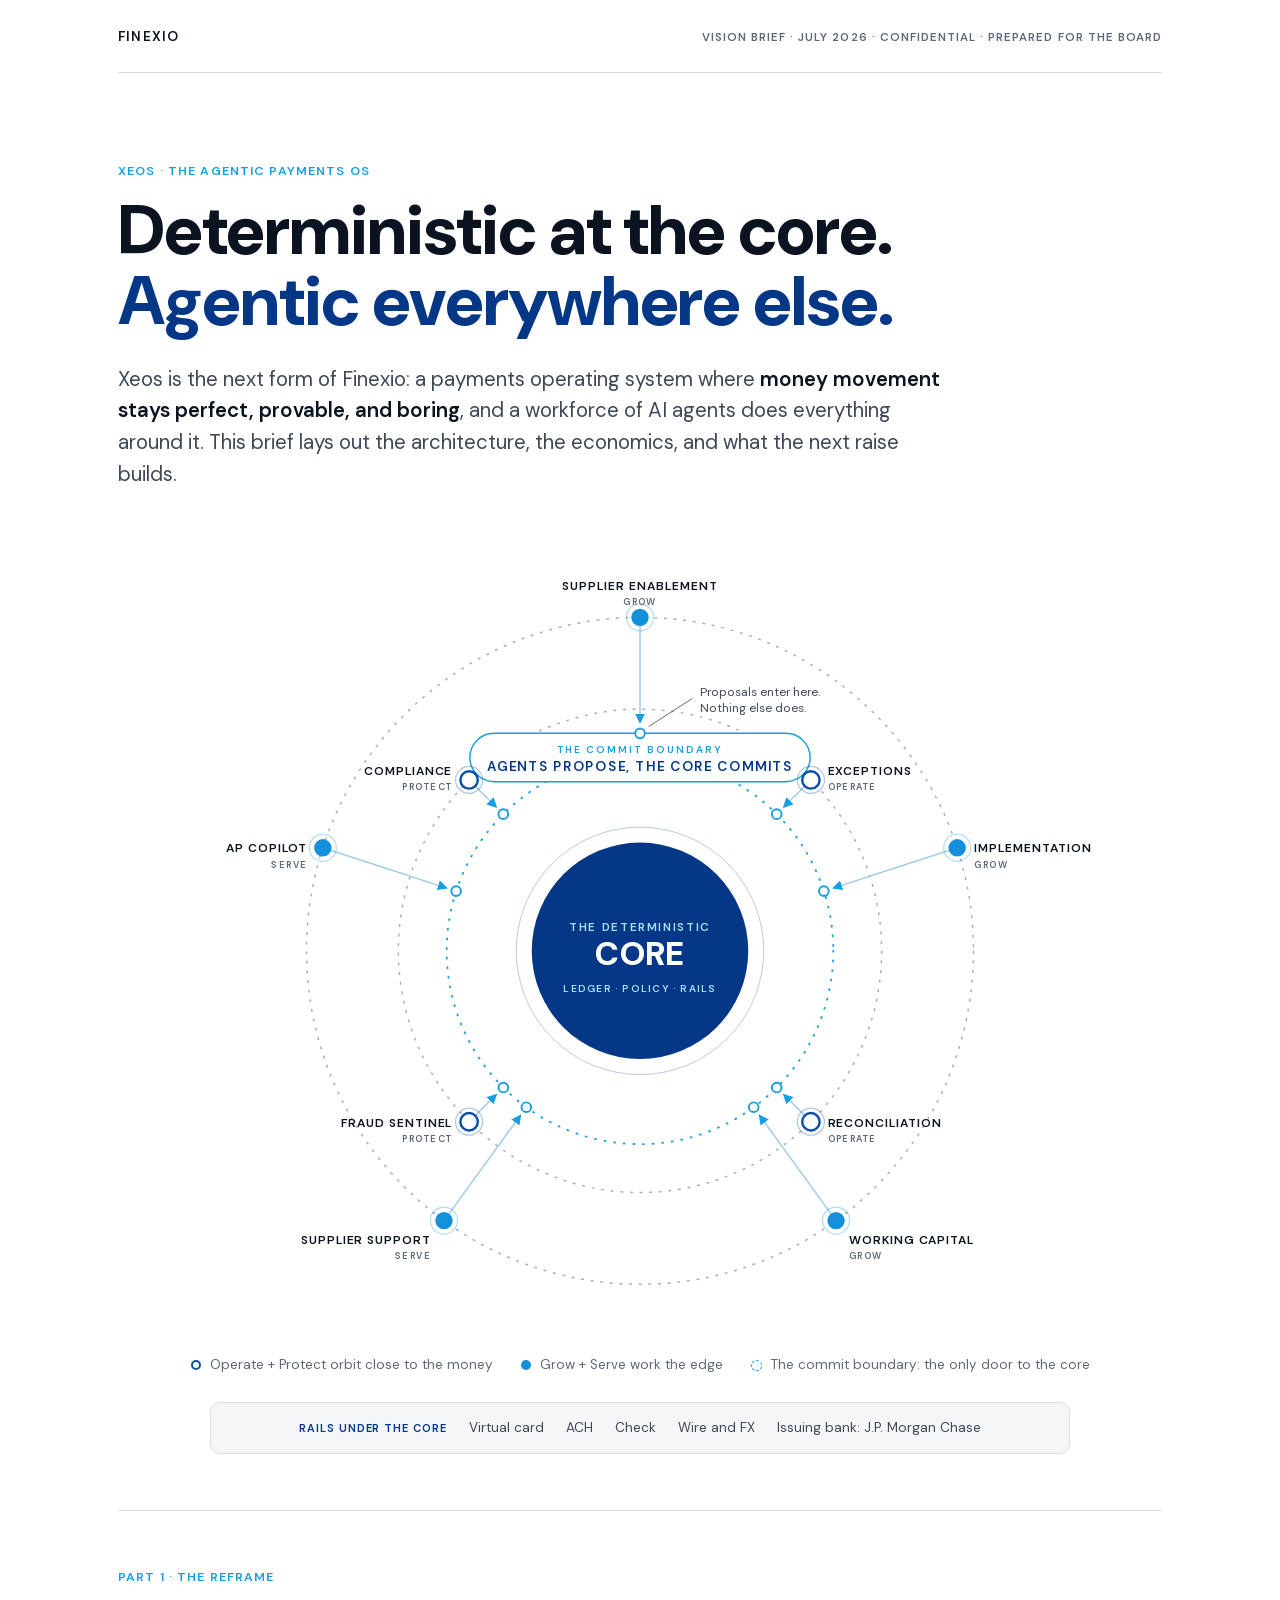
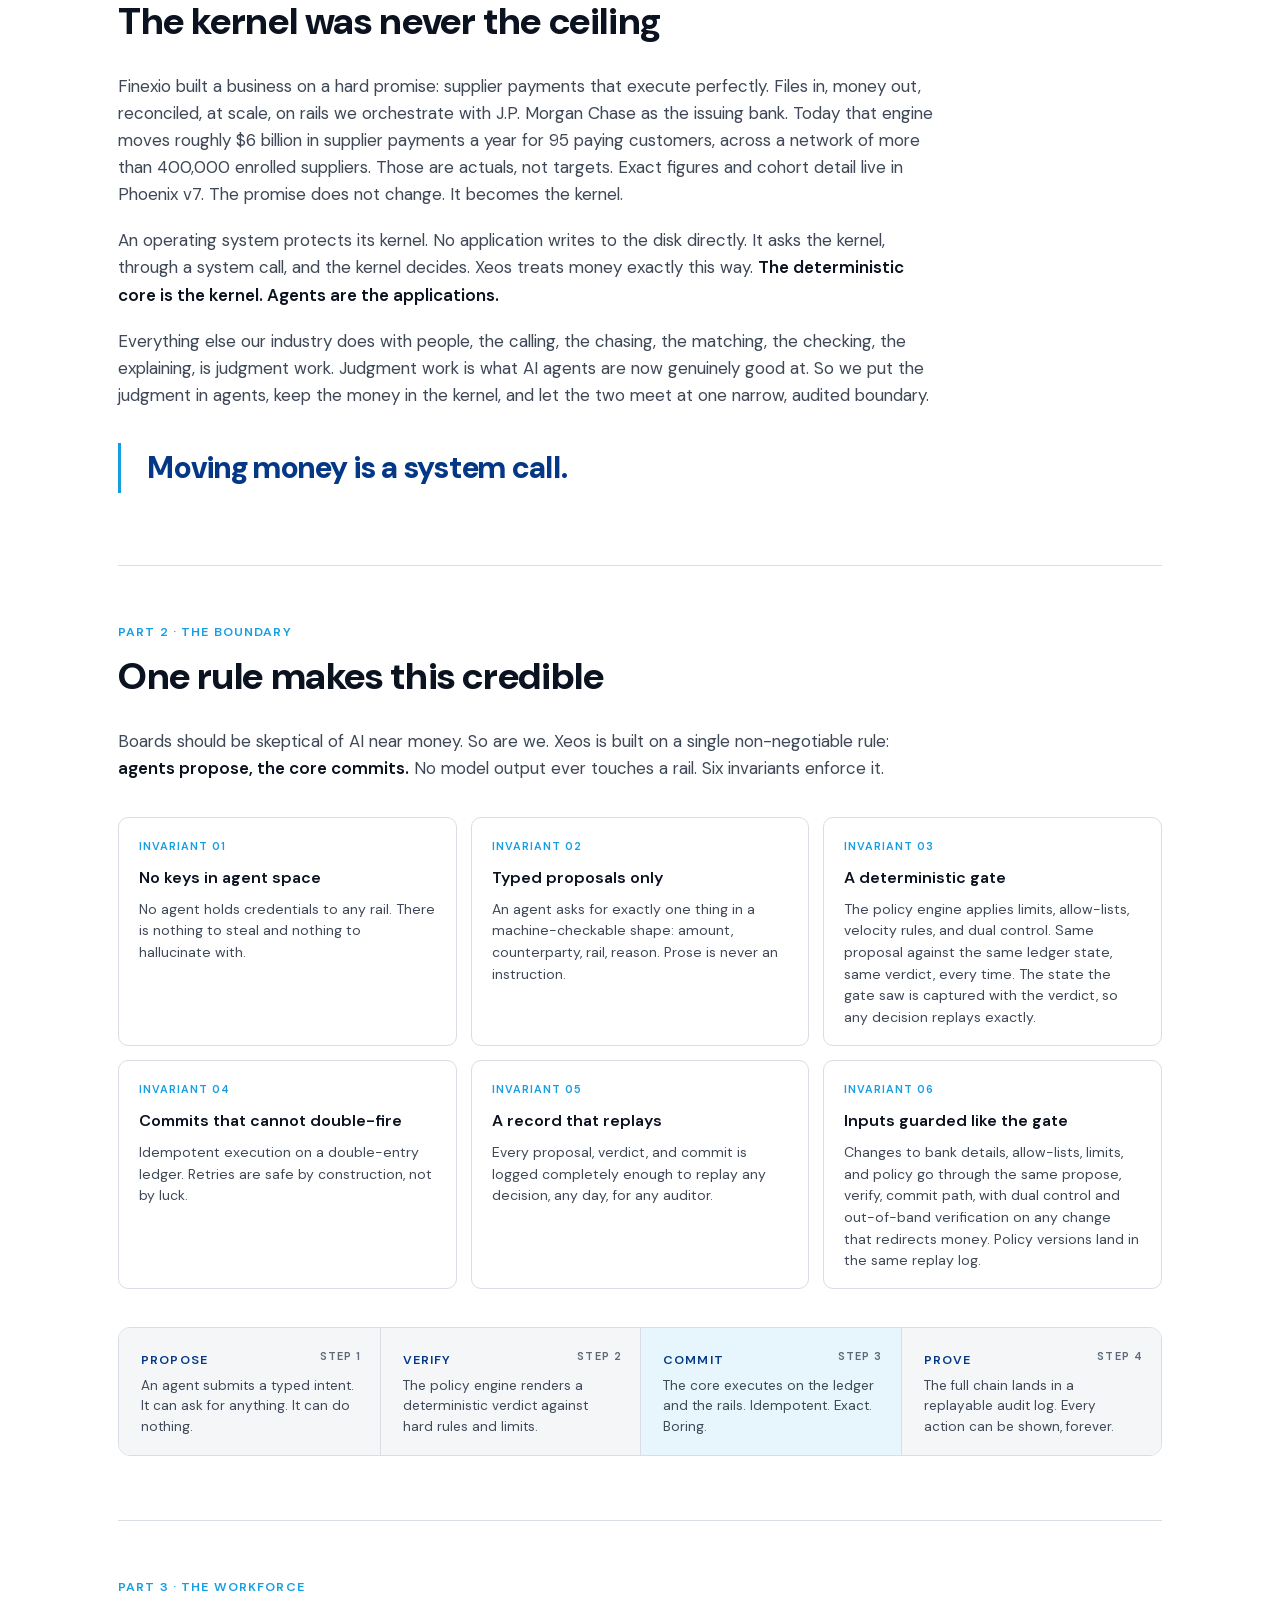
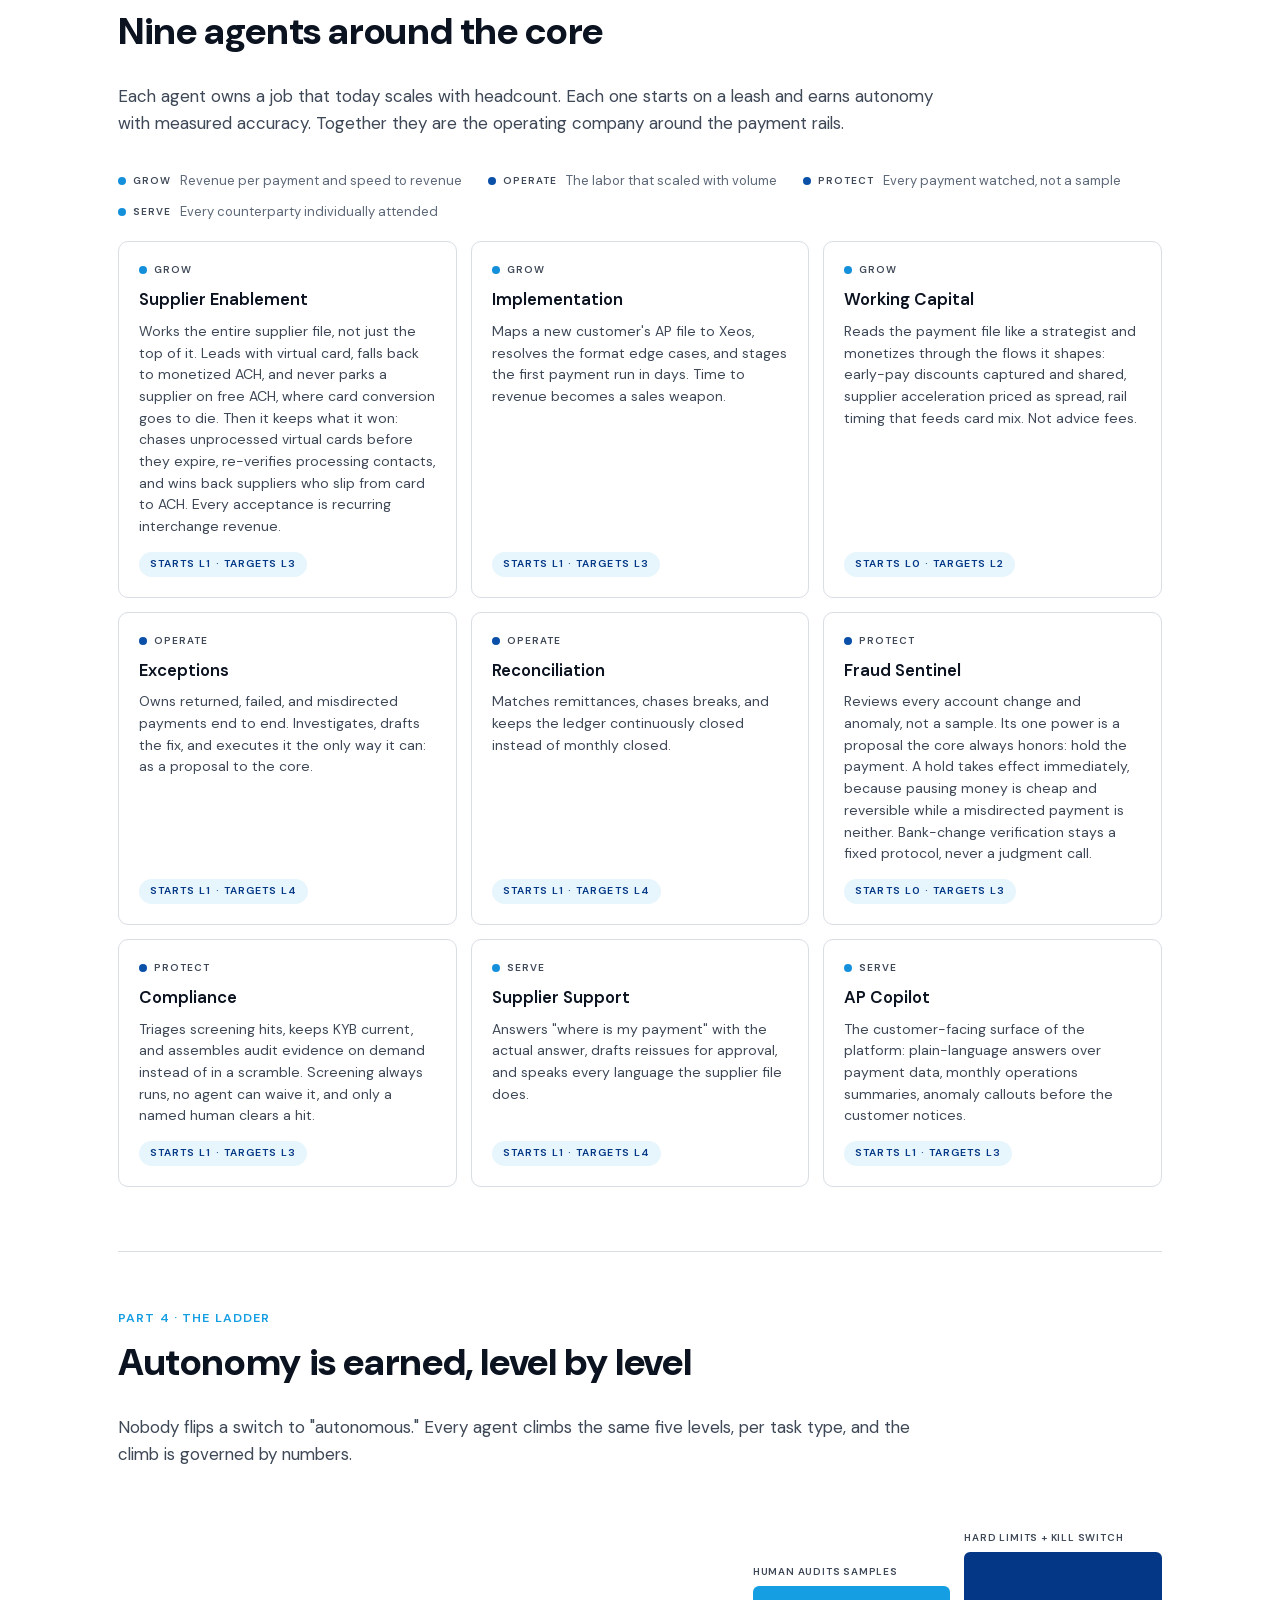
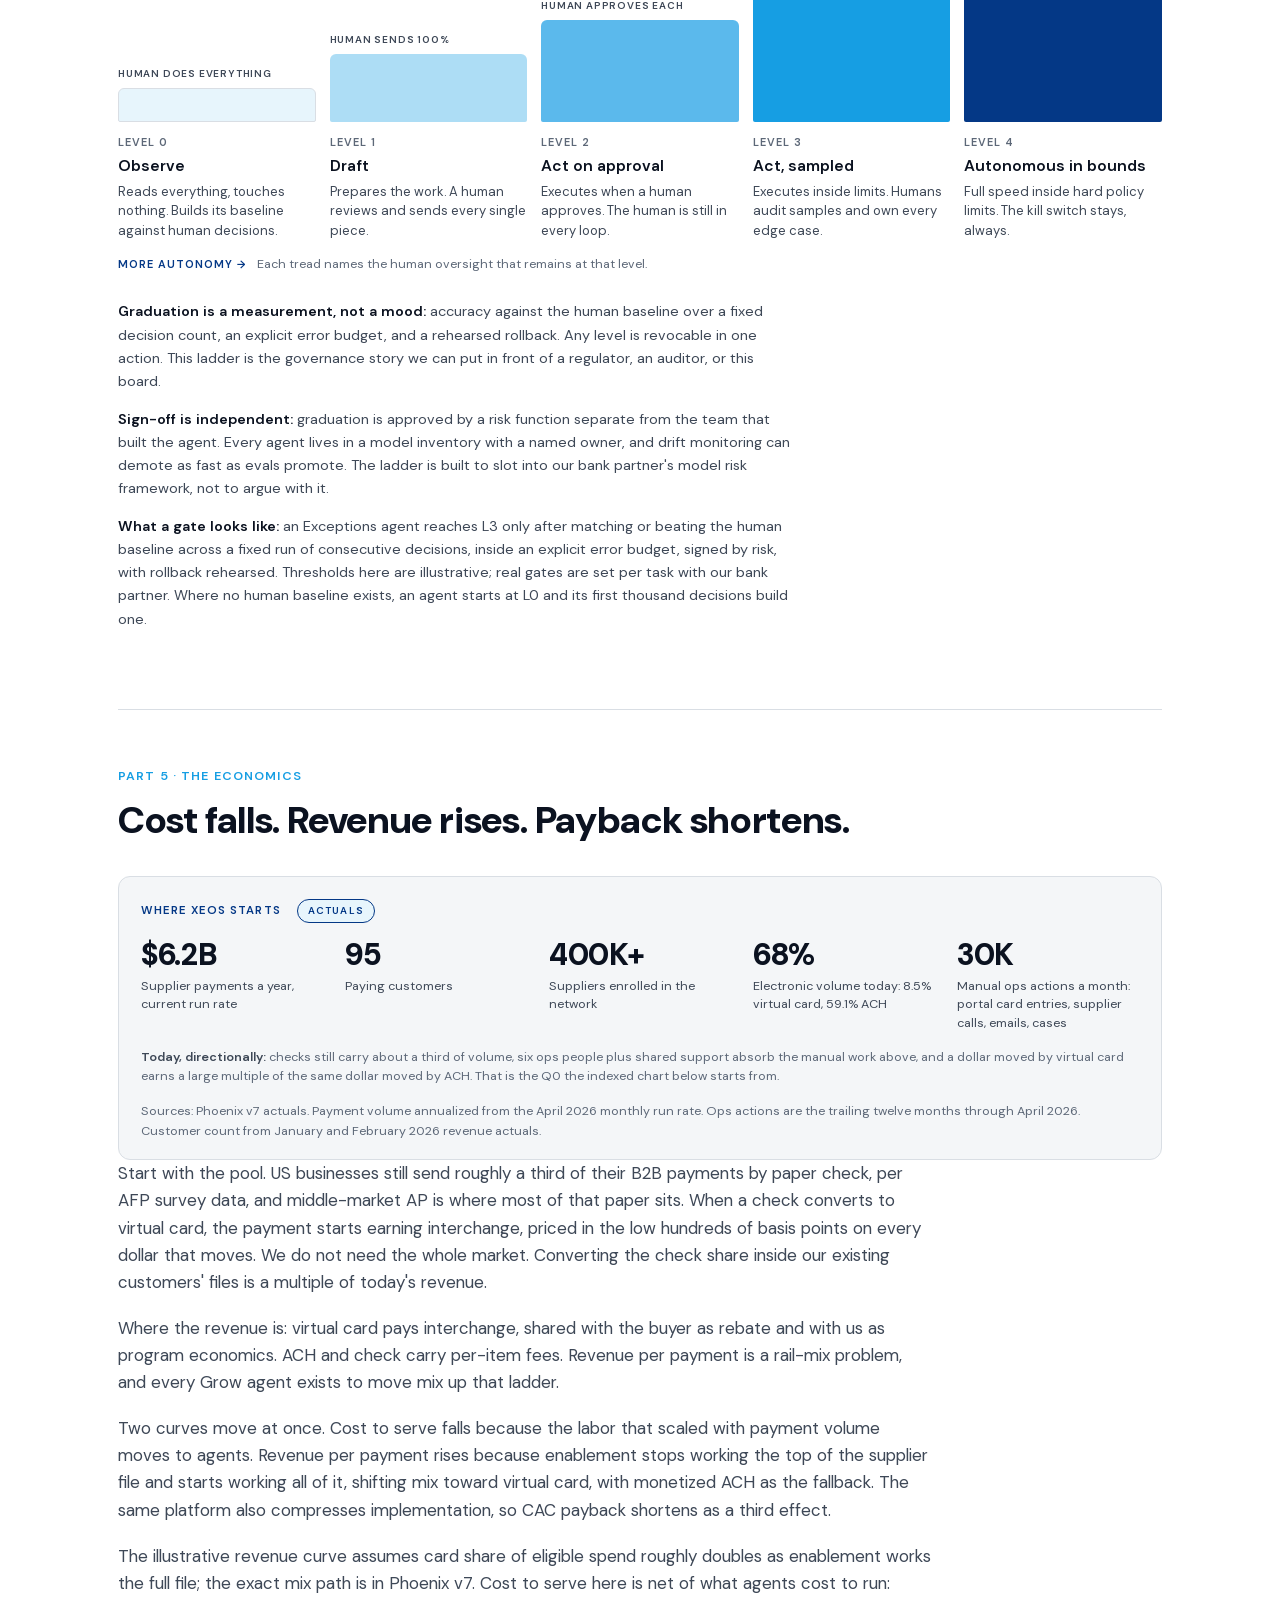
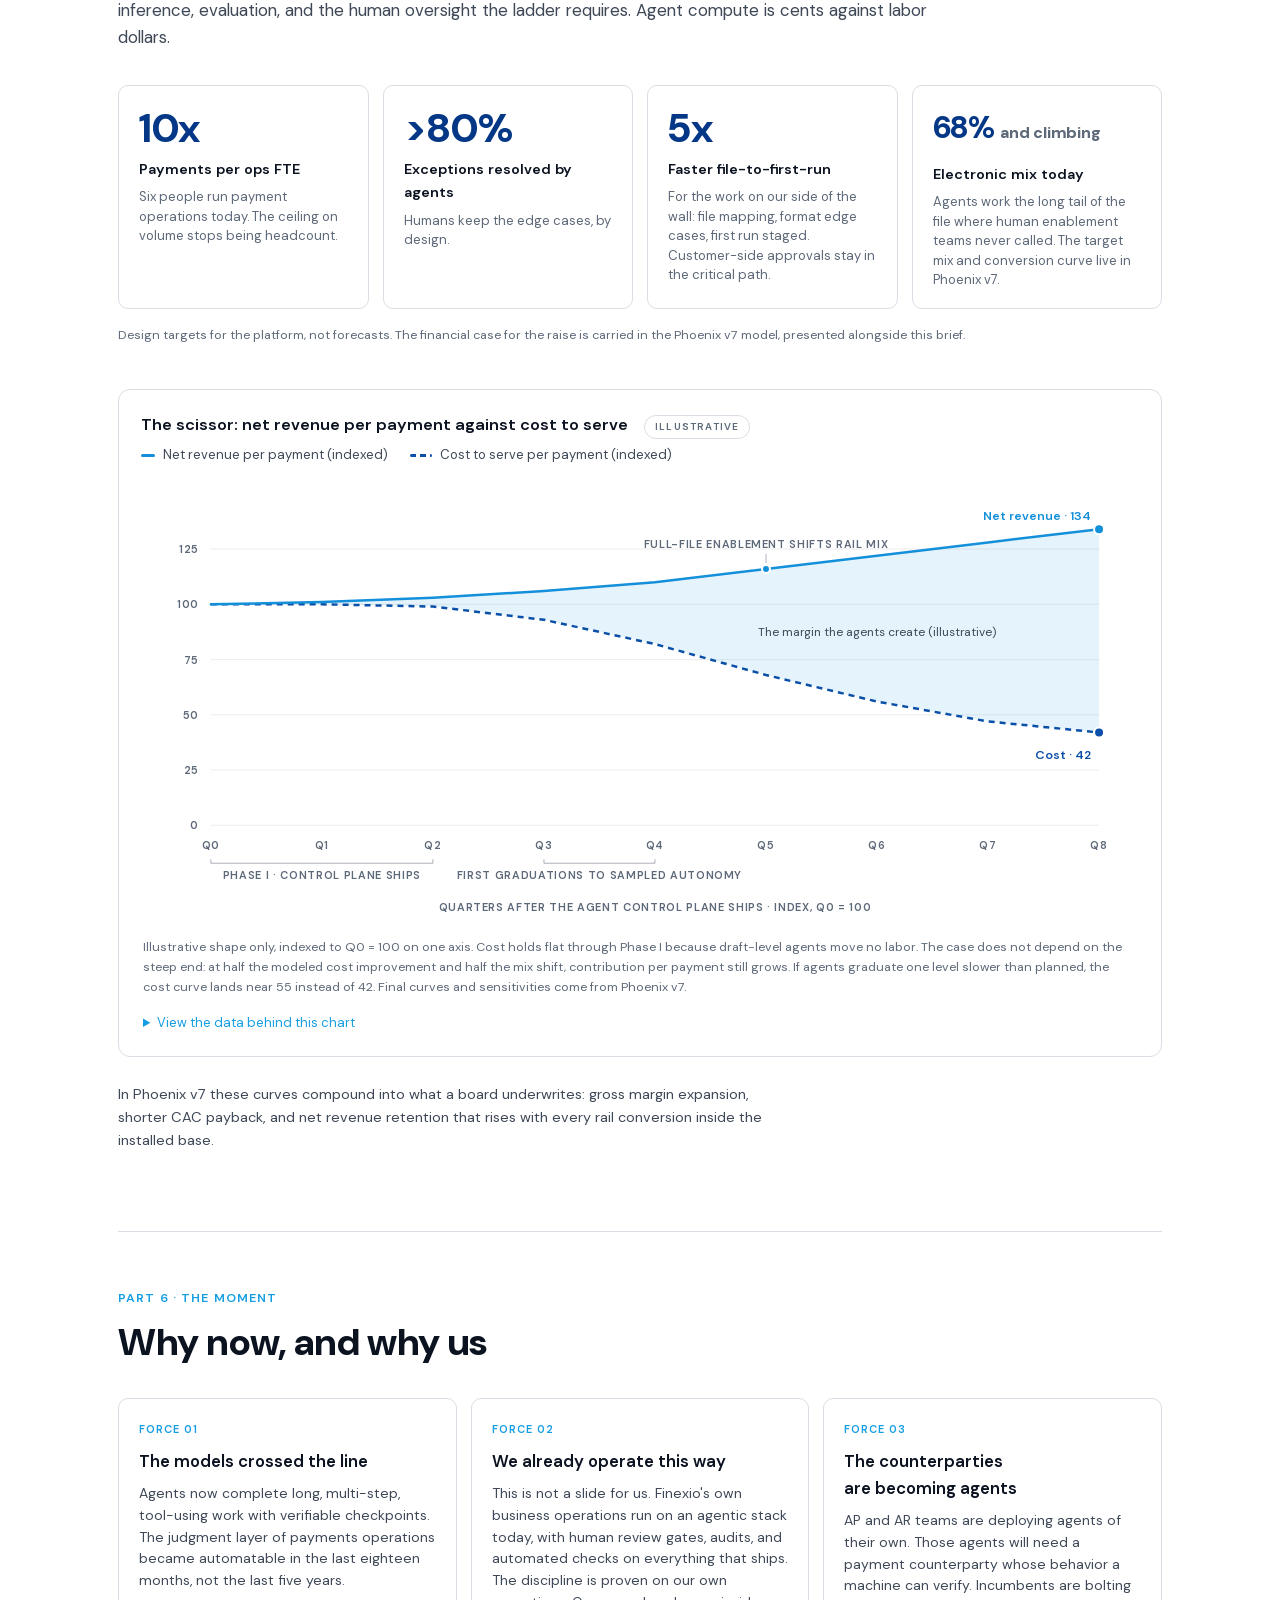
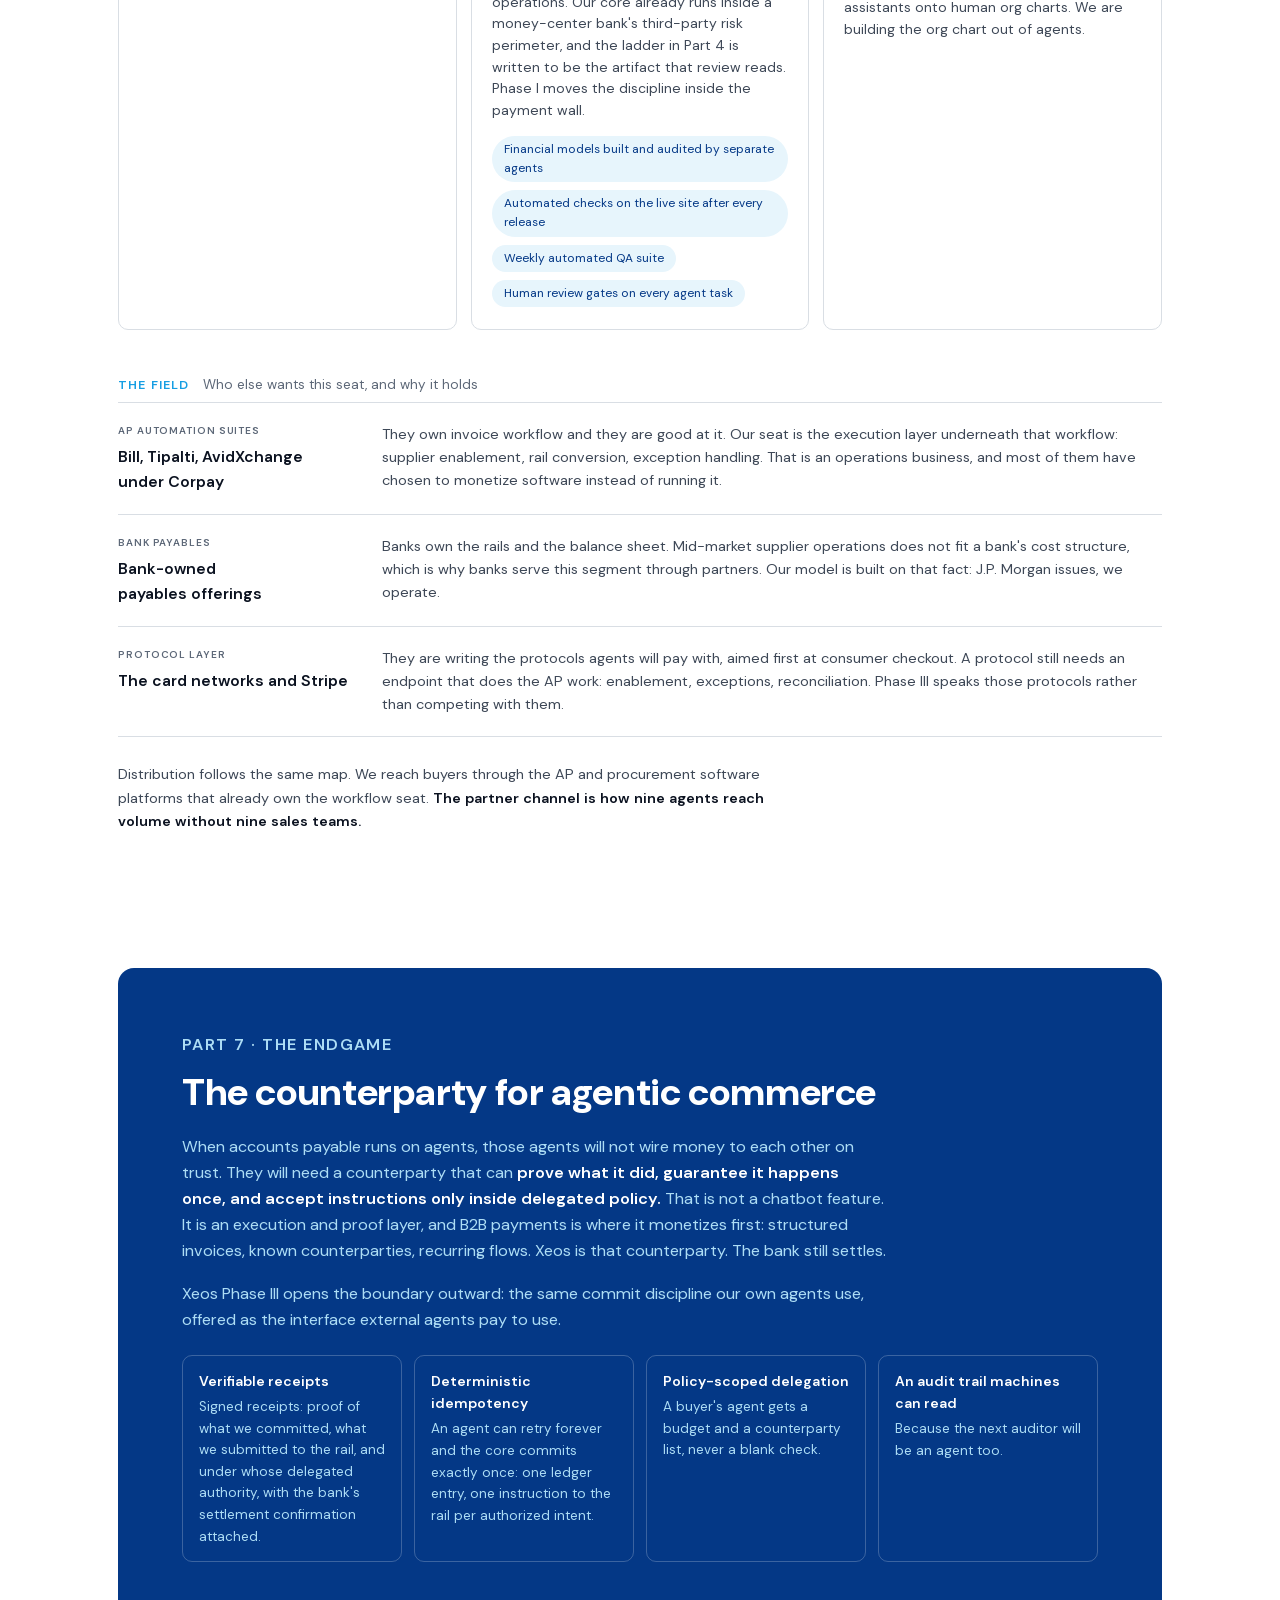
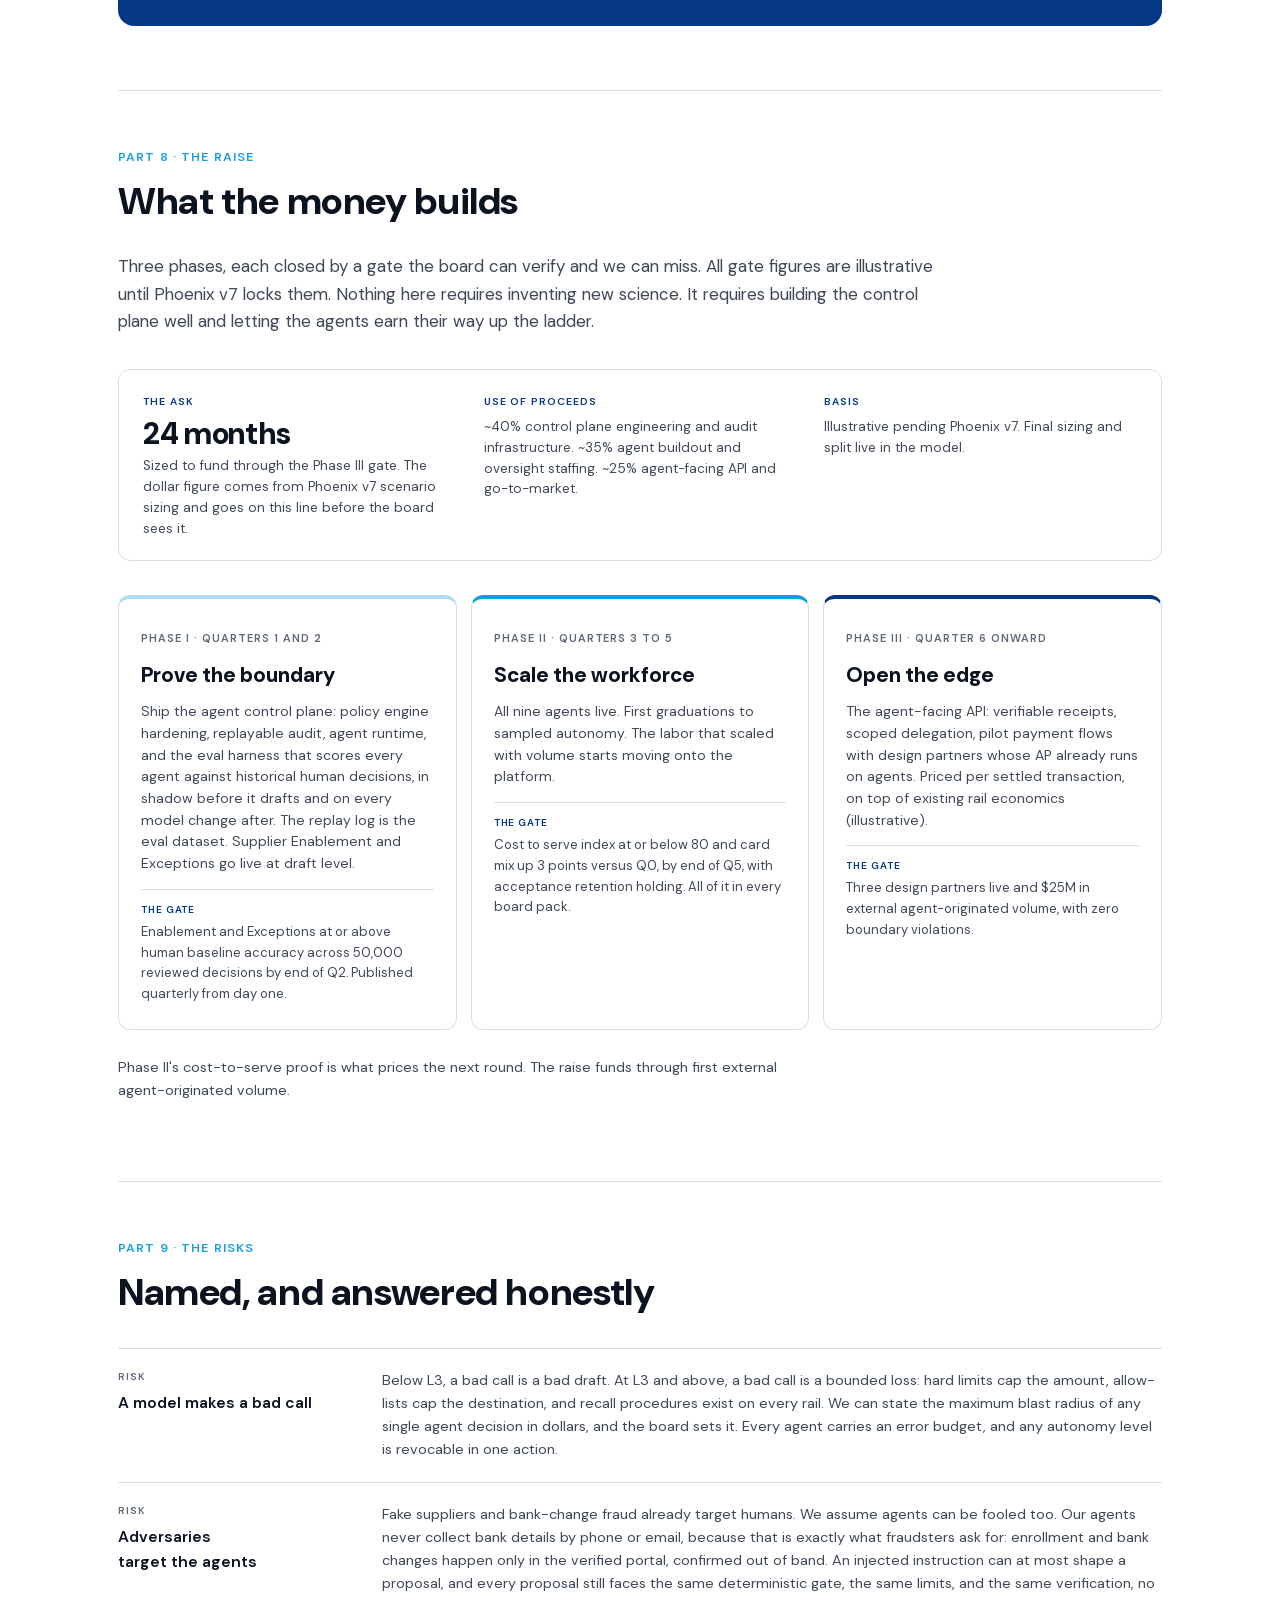
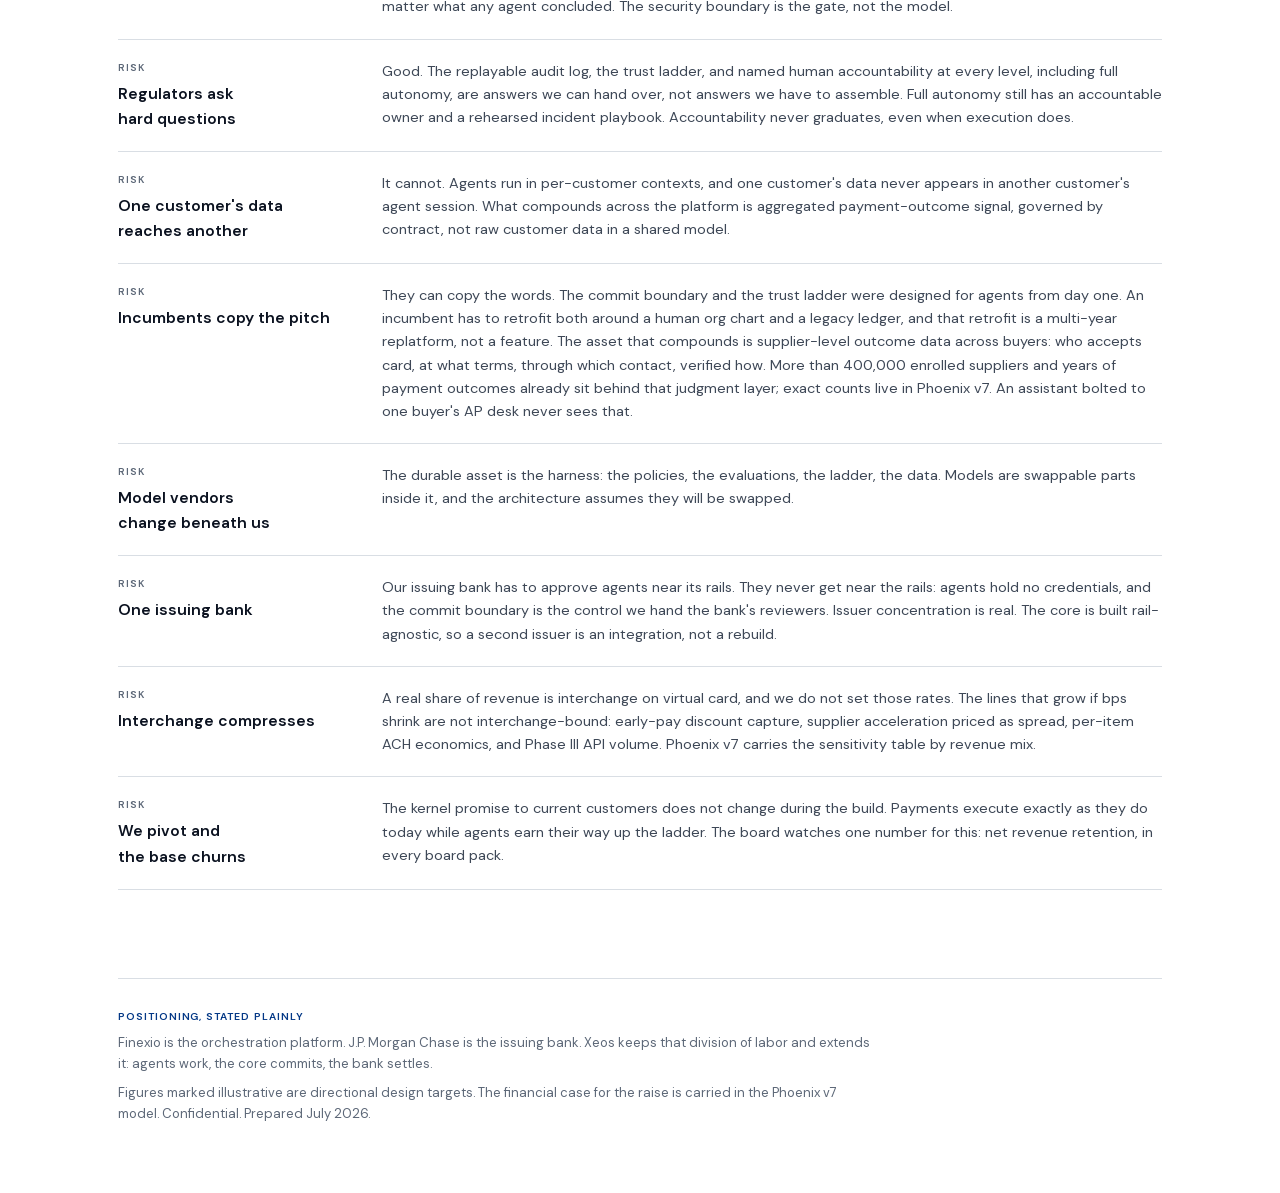
<file: xeos-vision.html>
<!doctype html>
<html lang="en">
<head>
<meta charset="utf-8">
<meta name="viewport" content="width=device-width, initial-scale=1">
<meta name="robots" content="noindex">
<title>Xeos · The Agentic Payments OS</title>
</head>
<body>
<style>
  @font-face { font-family:'DM Sans'; font-style:normal; font-weight:400; font-display:swap;
    src:url([data-uri]) format('woff2'); }
  @font-face { font-family:'DM Sans'; font-style:normal; font-weight:500; font-display:swap;
    src:url([data-uri]) format('woff2'); }
  @font-face { font-family:'DM Sans'; font-style:normal; font-weight:600; font-display:swap;
    src:url([data-uri]) format('woff2'); }
  @font-face { font-family:'DM Sans Disp'; font-style:normal; font-weight:800; font-display:swap;
    src:url([data-uri]) format('woff2'); }
  @font-face { font-family:'DM Sans Cap'; font-style:normal; font-weight:600; font-display:swap;
    src:url([data-uri]) format('woff2'); }

  :root {
    --paper:#FFFFFF; --card:#FFFFFF; --tint:#F4F6F8;
    --ink:#0B1220; --sub:#3E4857; --meta:#5D6878;
    --brand-fill:#043886; --brand-ink:#043886; --blue:#169EE3;
    --wash:#E7F5FC; --soft:#ADDDF5;
    --line:#D9DEE4; --line-soft:#ECECEC;
    --chart-a:#0A4FA8; --chart-b:#1490DB;
    --core-fill:#043886; --core-ink:#FFFFFF; --core-dim:#ADDDF5;
    --band-bg:#043886; --band-ink:#FFFFFF; --band-dim:#ADDDF5;
    --l0:#E7F5FC; --l1:#ADDDF5; --l2:#5BB9EC; --l3:#169EE3; --l4:#043886;
    --lbl0:#1E4A6E; --lbl-hi:#FFFFFF;
    --phase1:#ADDDF5; --phase2:#169EE3; --phase3:#043886;
  }
  @media (prefers-color-scheme: dark) {
    :root {
      --paper:#0B1220; --card:#131B2C; --tint:#101828;
      --ink:#F4F6F8; --sub:#C3CBD6; --meta:#8892A0;
      --brand-fill:#0E2E66; --brand-ink:#A9CDF2; --blue:#2AA8E8;
      --wash:#10233F; --soft:#1B3E6B;
      --line:#2A3342; --line-soft:#1E2736;
      --chart-a:#3E6AC8; --chart-b:#1FA0DC;
      --core-fill:#0E2E66; --core-ink:#F4F6F8; --core-dim:#9CC4F0;
      --band-bg:#0F2A5C; --band-ink:#F4F6F8; --band-dim:#9CC4F0;
      --l0:#14304F; --l1:#1A4A74; --l2:#1F659B; --l3:#1F8FCC; --l4:#57B7EE;
      --lbl0:#9FB8CE; --lbl-hi:#0B1220;
      --phase1:#1F659B; --phase2:#1F8FCC; --phase3:#57B7EE;
    }
  }
  :root[data-theme="light"] {
    --paper:#FFFFFF; --card:#FFFFFF; --tint:#F4F6F8;
    --ink:#0B1220; --sub:#3E4857; --meta:#5D6878;
    --brand-fill:#043886; --brand-ink:#043886; --blue:#169EE3;
    --wash:#E7F5FC; --soft:#ADDDF5;
    --line:#D9DEE4; --line-soft:#ECECEC;
    --chart-a:#0A4FA8; --chart-b:#1490DB;
    --core-fill:#043886; --core-ink:#FFFFFF; --core-dim:#ADDDF5;
    --band-bg:#043886; --band-ink:#FFFFFF; --band-dim:#ADDDF5;
    --l0:#E7F5FC; --l1:#ADDDF5; --l2:#5BB9EC; --l3:#169EE3; --l4:#043886;
    --lbl0:#1E4A6E; --lbl-hi:#FFFFFF;
    --phase1:#ADDDF5; --phase2:#169EE3; --phase3:#043886;
  }
  :root[data-theme="dark"] {
    --paper:#0B1220; --card:#131B2C; --tint:#101828;
    --ink:#F4F6F8; --sub:#C3CBD6; --meta:#8892A0;
    --brand-fill:#0E2E66; --brand-ink:#A9CDF2; --blue:#2AA8E8;
    --wash:#10233F; --soft:#1B3E6B;
    --line:#2A3342; --line-soft:#1E2736;
    --chart-a:#3E6AC8; --chart-b:#1FA0DC;
    --core-fill:#0E2E66; --core-ink:#F4F6F8; --core-dim:#9CC4F0;
    --band-bg:#0F2A5C; --band-ink:#F4F6F8; --band-dim:#9CC4F0;
    --l0:#14304F; --l1:#1A4A74; --l2:#1F659B; --l3:#1F8FCC; --l4:#57B7EE;
    --lbl0:#9FB8CE; --lbl-hi:#0B1220;
    --phase1:#1F659B; --phase2:#1F8FCC; --phase3:#57B7EE;
  }

  * { box-sizing:border-box; }
  html { -webkit-text-size-adjust:100%; }
  body {
    margin:0; background:var(--paper); color:var(--ink);
    font-family:'DM Sans', 'Helvetica Neue', Arial, sans-serif;
    font-size:17px; line-height:1.6; font-weight:400;
  }
  .wrap { max-width:1100px; margin:0 auto; padding:0 28px; }
  .prose { max-width:68ch; }
  .prose p { margin:0 0 1.1em; color:var(--sub); }
  .prose p strong, .prose strong { color:var(--ink); font-weight:600; }
  a { color:var(--blue); }
  :focus-visible { outline:2px solid var(--blue); outline-offset:2px; border-radius:2px; }

  .cap {
    font-family:'DM Sans Cap','DM Sans',sans-serif; font-weight:600;
    text-transform:uppercase; letter-spacing:.09em; font-size:12.5px;
  }
  .eyebrow { color:var(--blue); margin:0 0 14px; }
  h1, h2, h3 { text-wrap:balance; }
  h1 {
    font-family:'DM Sans Disp','DM Sans',sans-serif; font-weight:800;
    font-size:clamp(2.5rem, 6.2vw, 4.3rem); line-height:1.04;
    letter-spacing:-0.015em; margin:0 0 26px;
  }
  h1 .alt { color:var(--brand-ink); }
  h2 {
    font-family:'DM Sans Disp','DM Sans',sans-serif; font-weight:800;
    font-size:clamp(1.65rem, 3.4vw, 2.35rem); line-height:1.12;
    letter-spacing:-0.01em; margin:0 0 20px;
  }
  h3 { font-weight:600; font-size:1.05rem; margin:0 0 8px; }

  /* top bar */
  .topbar {
    display:flex; justify-content:space-between; align-items:baseline; gap:16px;
    padding:26px 0 24px; border-bottom:1px solid var(--line);
  }
  .topbar .who { color:var(--ink); font-size:13.5px; }
  .topbar .stamp { color:var(--meta); font-size:11.5px; text-align:right; }

  .hero { padding:88px 0 34px; }
  .lede { font-size:clamp(1.05rem, 1.8vw, 1.28rem); line-height:1.55; color:var(--sub); max-width:60ch; margin:0; }
  .lede strong { color:var(--ink); font-weight:600; }

  section { padding:56px 0 8px; }
  .part { border-top:1px solid var(--line); margin-top:56px; }
  .parthead { margin-bottom:30px; }

  /* orbital diagram */
  .orbit-stage { margin:44px 0 0; }
  .orbit-scroll { overflow-x:auto; }
  .orbit-scroll svg { display:block; margin:0 auto; min-width:720px; width:100%; max-width:1080px; height:auto; }
  .o-orbit { fill:none; stroke:var(--meta); stroke-width:1.5; stroke-dasharray:3 7; opacity:.55; }
  .o-ring  { fill:none; stroke:var(--blue); stroke-width:2; stroke-dasharray:1 9; stroke-linecap:round; opacity:.95; }
  .o-spoke { stroke:color-mix(in srgb, var(--blue) 30%, var(--line)); stroke-width:1.5; }
  .o-port  { fill:var(--paper); stroke:var(--blue); stroke-width:2; }
  .o-core  { fill:var(--core-fill); }
  .o-corehalo { fill:none; stroke:var(--brand-ink); stroke-width:1; opacity:.28; }
  .o-node-in  { fill:var(--paper); stroke:var(--chart-a); stroke-width:2.5; }
  .o-node-out { fill:var(--chart-b); }
  .o-halo-in  { fill:none; stroke:var(--chart-a); stroke-width:1.25; opacity:.32; }
  .o-halo-out { fill:none; stroke:var(--chart-b); stroke-width:1.25; opacity:.32; }
  .o-lbl { font-family:'DM Sans Cap','DM Sans',sans-serif; font-weight:600; font-size:12.5px;
           letter-spacing:.08em; fill:var(--ink); }
  .o-pill { fill:var(--paper); stroke:var(--blue); stroke-width:1.5; }
  .o-pill-cap { font-family:'DM Sans Cap','DM Sans',sans-serif; font-weight:600; font-size:10.5px;
                letter-spacing:.2em; fill:var(--blue); }
  .o-pill-txt { font-family:'DM Sans Cap','DM Sans',sans-serif; font-weight:600; font-size:13px;
                letter-spacing:.08em; fill:var(--brand-ink); }
  .o-tag  { font-family:'DM Sans Cap','DM Sans',sans-serif; font-weight:600; font-size:9.5px;
            letter-spacing:.16em; fill:var(--meta); }
  .o-callout { font-size:12.5px; fill:var(--sub); }
  .o-leader  { stroke:var(--meta); stroke-width:1; }
  .o-arrow   { fill:var(--blue); }
  .o-core-cap  { font-family:'DM Sans Cap','DM Sans',sans-serif; font-weight:600; font-size:12px;
                 letter-spacing:.14em; fill:var(--core-dim); }
  .o-core-big  { font-family:'DM Sans Disp','DM Sans',sans-serif; font-weight:800; font-size:34px;
                 letter-spacing:.01em; fill:var(--core-ink); }
  .o-core-sub  { font-family:'DM Sans Cap','DM Sans',sans-serif; font-weight:600; font-size:10.5px;
                 letter-spacing:.12em; fill:var(--core-dim); }
  @keyframes orbitdrift { to { stroke-dashoffset:-640; } }
  @keyframes ringdrift  { to { stroke-dashoffset:-320; } }
  .o-orbit { animation:orbitdrift 70s linear infinite; }
  .o-ring  { animation:ringdrift 40s linear infinite; }
  @media (prefers-reduced-motion: reduce) {
    .o-orbit, .o-ring { animation:none; }
  }
  .orbit-legend {
    display:flex; flex-wrap:wrap; gap:10px 28px; justify-content:center;
    margin:22px auto 0; padding:0; list-style:none; max-width:900px;
    color:var(--meta); font-size:13.5px;
  }
  .orbit-legend li { display:flex; align-items:center; gap:9px; }
  .dot { width:10px; height:10px; border-radius:50%; flex:none; }
  .dot.in { background:none; border:2px solid var(--chart-a); } .dot.out { background:var(--chart-b); }
  .dot.ring { background:none; border:1.5px dashed var(--blue); width:11px; height:11px; }
  .rails {
    margin:26px auto 0; max-width:860px; border:1px solid var(--line); border-radius:10px;
    background:var(--tint); padding:14px 22px; display:flex; flex-wrap:wrap; gap:8px 22px;
    align-items:baseline; justify-content:center; font-size:13.5px; color:var(--sub);
  }
  .rails .cap { color:var(--brand-ink); font-size:11px; }

  /* pull quote */
  .pull {
    border-left:3px solid var(--blue); margin:34px 0 8px; padding:6px 0 6px 26px;
    font-family:'DM Sans Disp','DM Sans',sans-serif; font-weight:800;
    font-size:clamp(1.35rem, 2.6vw, 1.9rem); line-height:1.25; letter-spacing:-0.008em;
    color:var(--brand-ink); max-width:24ch; text-wrap:balance;
  }

  /* invariants */
  .invar { display:grid; grid-template-columns:1fr; gap:14px; margin-top:34px; }
  @media (min-width:500px) { .invar { grid-template-columns:repeat(2, 1fr); } }
  @media (min-width:760px) { .invar { grid-template-columns:repeat(3, 1fr); } }
  .invar article { border:1px solid var(--line); border-radius:10px; padding:20px 20px 16px; background:var(--card); }
  .invar .cap { color:var(--blue); display:block; margin-bottom:10px; font-size:11px; }
  .invar h3 { font-size:1rem; }
  .invar p { margin:0; font-size:14px; color:var(--sub); line-height:1.55; }

  /* flow strip */
  .flow { display:grid; grid-template-columns:1fr 1fr 1fr 1fr; gap:0; margin-top:38px;
          border:1px solid var(--line); border-radius:12px; overflow:hidden; }
  .flow > div { padding:22px 22px 18px; position:relative; background:var(--tint); }
  .flow > div + div { border-left:1px solid var(--line); }
  .flow > div:nth-child(3) { background:var(--wash); }
  .flow .cap { display:block; color:var(--brand-ink); margin-bottom:6px; }
  .flow .n { position:absolute; top:20px; right:18px; font-family:'DM Sans Cap','DM Sans',sans-serif;
             color:var(--meta); font-size:11px; letter-spacing:.1em; }
  .flow p { margin:0; font-size:13.5px; color:var(--sub); line-height:1.5; }
  @media (max-width:760px) { .flow { grid-template-columns:1fr; } .flow > div + div { border-left:none; border-top:1px solid var(--line); } }

  /* agent catalog */
  .agent-legend { display:flex; flex-wrap:wrap; gap:10px 26px; margin:34px 0 18px; font-size:13px; color:var(--meta); }
  .agent-legend > span { display:inline-flex; align-items:baseline; gap:9px; }
  .grp { display:inline-flex; align-items:center; gap:7px; font-family:'DM Sans Cap','DM Sans',sans-serif; font-weight:600;
         font-size:10px; letter-spacing:.1em; text-transform:uppercase; color:var(--sub); }
  .grp .gdot { width:8px; height:8px; border-radius:50%; flex:none; }
  .grp.in .gdot { background:var(--chart-a); }
  .grp.out .gdot { background:var(--chart-b); }
  .agents { display:grid; grid-template-columns:1fr; gap:14px; }
  @media (min-width:560px) { .agents { grid-template-columns:repeat(2, 1fr); } }
  @media (min-width:860px) { .agents { grid-template-columns:repeat(3, 1fr); } }
  .agents article { border:1px solid var(--line); border-radius:10px; padding:20px; background:var(--card);
                    display:flex; flex-direction:column; gap:8px; }
  .agents h3 { margin:0; }
  .agents p { margin:0; font-size:14px; color:var(--sub); line-height:1.55; flex:1; }
  .lvl { align-self:flex-start; font-family:'DM Sans Cap','DM Sans',sans-serif; font-weight:600;
         font-size:10.5px; letter-spacing:.1em; text-transform:uppercase; color:var(--brand-ink);
         background:var(--wash); border-radius:99px; padding:4px 11px; margin-top:6px; }

  /* ladder */
  .ladder-scroll { overflow-x:auto; margin-top:38px; }
  .ladder { display:grid; grid-template-columns:repeat(5, minmax(128px,1fr)); gap:14px; min-width:700px; }
  .step .barwrap { height:216px; display:flex; flex-direction:column; justify-content:flex-end; gap:7px; }
  .step .oversee { color:var(--sub); font-size:10px; letter-spacing:.08em; line-height:1.4; }
  .step .tread { width:100%; border-radius:6px 6px 2px 2px; }
  .step .tread.t0 { border:1px solid var(--line); }
  .ladder-axis { margin:14px 0 0; color:var(--meta); font-size:12.5px; }
  .ladder-axis .cap { color:var(--brand-ink); font-size:11px; margin-right:10px; }
  .step .tag { margin:12px 0 2px; color:var(--meta); font-size:11px; }
  .step h3 { font-size:.98rem; margin:0 0 4px; }
  .step p { margin:0; font-size:13px; color:var(--sub); line-height:1.5; }
  .ladder-note { margin-top:26px; color:var(--sub); font-size:14.5px; max-width:68ch; }
  .ladder-note strong { color:var(--ink); }
  .ladder-note + .ladder-note { margin-top:12px; }

  /* stats */
  .stats { display:grid; grid-template-columns:repeat(auto-fit, minmax(210px,1fr)); gap:14px; margin-top:34px; }
  .stats article { border:1px solid var(--line); border-radius:10px; padding:22px 20px 18px; background:var(--card); }
  .stats .big { font-family:'DM Sans Disp','DM Sans',sans-serif; font-weight:800; font-size:2.5rem;
                line-height:1; color:var(--brand-ink); font-variant-numeric:tabular-nums; letter-spacing:-0.01em; }
  .stats .lbl { margin:10px 0 6px; font-weight:600; font-size:14.5px; color:var(--ink); }
  .stats p { margin:0; font-size:13px; color:var(--meta); line-height:1.5; }
  .stats .big.pair { font-size:1.9rem; line-height:2.5rem; }
  .stats .big .to { font-size:1rem; font-weight:600; color:var(--meta); letter-spacing:0; }
  .flagnote { margin-top:16px; color:var(--meta); font-size:12.5px; }

  /* actuals baseline strip */
  .baseline { border:1px solid var(--line); border-radius:12px; padding:22px 22px 18px; margin-top:34px; background:var(--tint); }
  .baseline-head { display:flex; flex-wrap:wrap; align-items:baseline; gap:10px 16px; margin-bottom:16px; }
  .baseline-head .cap { color:var(--brand-ink); font-size:11.5px; }
  .badge.actual { color:var(--brand-ink); border-color:var(--brand-ink); background:var(--wash); }
  .baseline-grid { display:grid; grid-template-columns:repeat(auto-fit, minmax(165px,1fr)); gap:14px 22px; }
  .baseline-grid .big { font-family:'DM Sans Disp','DM Sans',sans-serif; font-weight:800; font-size:1.9rem; line-height:1.05; color:var(--ink); font-variant-numeric:tabular-nums; letter-spacing:-0.01em; }
  .baseline-grid .lbl { margin-top:6px; font-size:12.5px; color:var(--sub); line-height:1.45; }
  .baseline-note { margin:16px 0 0; font-size:12.5px; color:var(--meta); line-height:1.55; }
  .baseline-note strong { color:var(--sub); font-weight:600; }

  /* chart */
  figure.chart { margin:44px 0 0; border:1px solid var(--line); border-radius:12px; padding:22px 22px 12px; background:var(--card); }
  .chart-head { display:flex; flex-wrap:wrap; align-items:baseline; gap:10px 16px; margin-bottom:4px; }
  .chart-head h3 { margin:0; font-size:1.02rem; }
  .badge { font-family:'DM Sans Cap','DM Sans',sans-serif; font-weight:600; font-size:10px; letter-spacing:.12em;
           text-transform:uppercase; color:var(--meta); border:1px solid var(--line); border-radius:99px; padding:3px 10px; }
  .legend { display:flex; gap:22px; flex-wrap:wrap; margin:6px 0 10px; font-size:13px; color:var(--sub); }
  .legend span { display:inline-flex; align-items:center; gap:8px; }
  .sw { width:14px; height:3px; border-radius:2px; display:inline-block; }
  .chart-scroll { overflow-x:auto; position:relative; }
  .chart-scroll svg { display:block; min-width:640px; width:100%; height:auto; }
  .grid-l { stroke:var(--line-soft); stroke-width:1; }
  .axis-t { font-family:'DM Sans Cap','DM Sans',sans-serif; font-size:11px; letter-spacing:.06em; fill:var(--meta); }
  .ser-a { fill:none; stroke:var(--chart-a); stroke-width:2.5; stroke-linejoin:round; stroke-linecap:butt; stroke-dasharray:6 5; }
  .ser-b { fill:none; stroke:var(--chart-b); stroke-width:2.5; stroke-linejoin:round; stroke-linecap:round; }
  .end-a { fill:var(--chart-a); stroke:var(--card); stroke-width:2; }
  .end-b { fill:var(--chart-b); stroke:var(--card); stroke-width:2; }
  .wedge { fill:var(--blue); opacity:.11; }
  .phz-l { stroke:var(--meta); stroke-width:1; opacity:.5; }
  .wlab { font-family:'DM Sans','DM Sans Cap',sans-serif; font-size:12px; fill:var(--sub); }
  .dlab { font-family:'DM Sans','DM Sans Cap',sans-serif; font-weight:600; font-size:12.5px; }
  .dlab.a { fill:var(--chart-a); } .dlab.b { fill:var(--chart-b); }
  :root[data-theme="dark"] .dlab.a, :root[data-theme="dark"] .dlab.b { fill:var(--ink); }
  @media (prefers-color-scheme: dark) { :root:not([data-theme="light"]) .dlab.a, :root:not([data-theme="light"]) .dlab.b { fill:var(--ink); } }
  .xhair { stroke:var(--meta); stroke-width:1; stroke-dasharray:3 4; opacity:0; }
  .hovpt { opacity:0; }
  .tip { position:absolute; pointer-events:none; background:var(--ink); color:var(--paper);
         font-size:12.5px; line-height:1.45; border-radius:8px; padding:8px 12px; opacity:0;
         transform:translate(-50%, -110%); white-space:nowrap; transition:opacity .12s; z-index:3; }
  .tip b { font-weight:600; }
  figcaption { color:var(--meta); font-size:12.5px; padding:10px 2px 8px; }
  details.tbl { margin:8px 2px 10px; font-size:13px; color:var(--sub); }
  details.tbl summary { cursor:pointer; color:var(--blue); font-size:13px; }
  details.tbl table { border-collapse:collapse; margin-top:10px; font-variant-numeric:tabular-nums; }
  details.tbl th, details.tbl td { border:1px solid var(--line); padding:5px 12px; text-align:right; }
  details.tbl th:first-child, details.tbl td:first-child { text-align:left; }

  /* three forces */
  .forces { display:grid; grid-template-columns:repeat(auto-fit, minmax(250px,1fr)); gap:14px; margin-top:34px; }
  .forces article { border:1px solid var(--line); border-radius:10px; padding:22px 20px; background:var(--card); }
  .forces .cap { color:var(--blue); display:block; margin-bottom:10px; font-size:11px; }
  .forces p { margin:0; font-size:14px; color:var(--sub); line-height:1.55; }
  .proof { display:flex; flex-wrap:wrap; gap:8px; margin-top:14px; }
  .proof span { font-size:12px; color:var(--brand-ink); background:var(--wash); border-radius:99px; padding:4px 12px; }

  /* endgame band */
  .band { background:var(--band-bg); color:var(--band-ink); border-radius:16px; margin-top:56px;
          padding:clamp(36px, 6vw, 64px); }
  .band .eyebrow { color:var(--band-dim); }
  .band h2 { color:var(--band-ink); }
  .band p { color:var(--band-dim); max-width:64ch; font-size:1.02rem; }
  .band p strong { color:var(--band-ink); font-weight:600; }
  .band ul { margin:22px 0 0; padding:0; list-style:none; display:grid; grid-template-columns:repeat(auto-fit,minmax(215px,1fr)); gap:12px; }
  .band li { border:1px solid rgba(255,255,255,.22); border-radius:10px; padding:14px 16px; font-size:13.5px; color:var(--band-dim); }
  .band li b { display:block; color:var(--band-ink); font-weight:600; margin-bottom:4px; font-size:14px; }

  /* phases */
  .phases { display:grid; grid-template-columns:repeat(auto-fit, minmax(265px,1fr)); gap:14px; margin-top:34px; }
  .phases article { border:1px solid var(--line); border-radius:12px; padding:24px 22px; background:var(--card);
                    border-top:4px solid var(--phase1); }
  .phases article:nth-child(2) { border-top-color:var(--phase2); }
  .phases article:nth-child(3) { border-top-color:var(--phase3); }
  .phases .cap { color:var(--meta); font-size:11px; }
  .phases h3 { font-family:'DM Sans Disp','DM Sans',sans-serif; font-weight:800; font-size:1.3rem; margin:8px 0 10px; }
  .phases p { margin:0 0 14px; font-size:14px; color:var(--sub); line-height:1.55; }
  .phases .sees { border-top:1px solid var(--line); padding-top:12px; font-size:13px; color:var(--sub); }
  .phases .sees .cap { color:var(--brand-ink); display:block; margin-bottom:4px; font-size:10px; }
  .ask { display:grid; grid-template-columns:repeat(auto-fit, minmax(215px,1fr)); gap:18px 28px; margin-top:34px;
         border:1px solid var(--line); border-radius:12px; background:var(--card); padding:24px 24px 20px; }
  .ask .cap { color:var(--brand-ink); display:block; margin-bottom:6px; font-size:10.5px; }
  .ask .num { font-family:'DM Sans Disp','DM Sans',sans-serif; font-weight:800; font-size:1.9rem; line-height:1.1;
              color:var(--ink); letter-spacing:-0.01em; font-variant-numeric:tabular-nums; }
  .ask p { margin:6px 0 0; font-size:13.5px; color:var(--sub); line-height:1.55; }
  .phases-note { margin-top:26px; color:var(--sub); font-size:14.5px; max-width:68ch; }

  .grouphead { display:flex; align-items:baseline; gap:14px; margin:44px 0 0; }
  .grouphead .cap { color:var(--blue); }
  .grouphead .why { color:var(--meta); font-size:13.5px; }

  /* risks + competitive field (shared row layout) */
  .risks, .field { margin-top:34px; border-top:1px solid var(--line); }
  .risks > div, .field > div { display:grid; grid-template-columns:230px 1fr; gap:10px 34px; padding:20px 0; border-bottom:1px solid var(--line); }
  .field { margin-top:6px; }
  .risks h3, .field h3 { font-size:.98rem; margin:0; }
  .risks .cap, .field .cap { display:block; color:var(--meta); font-size:10px; margin-bottom:5px; }
  .risks p, .field p { margin:0; font-size:14.5px; color:var(--sub); line-height:1.6; }
  @media (max-width:700px) { .risks > div, .field > div { grid-template-columns:1fr; } }

  footer { margin-top:80px; border-top:1px solid var(--line); padding:30px 0 60px; color:var(--meta); font-size:13px; }
  footer p { margin:0 0 8px; max-width:76ch; }
  footer .cap { color:var(--brand-ink); font-size:10.5px; }

  /* print */
  @media print {
    @page { margin:14mm 12mm; }
    :root, :root[data-theme="dark"] {
      --paper:#FFFFFF; --card:#FFFFFF; --tint:#F4F6F8;
      --ink:#0B1220; --sub:#3E4857; --meta:#5D6878;
      --brand-fill:#043886; --brand-ink:#043886; --blue:#169EE3;
      --wash:#E7F5FC; --soft:#ADDDF5;
      --line:#D9DEE4; --line-soft:#ECECEC;
      --chart-a:#0A4FA8; --chart-b:#1490DB;
      --core-fill:#043886; --core-ink:#FFFFFF; --core-dim:#ADDDF5;
      --band-bg:#043886; --band-ink:#FFFFFF; --band-dim:#ADDDF5;
      --l0:#E7F5FC; --l1:#ADDDF5; --l2:#5BB9EC; --l3:#169EE3; --l4:#043886;
      --lbl0:#1E4A6E; --lbl-hi:#FFFFFF;
      --phase1:#ADDDF5; --phase2:#169EE3; --phase3:#043886;
    }
    body { font-size:13px; }
    .hero { padding:36px 0 24px; }
    section { padding:34px 0 8px; }
    .part { margin-top:34px; }
    .band, .o-core, .step .tread, .flow > div, .lvl, .proof span, .phases article, .rails {
      -webkit-print-color-adjust:exact; print-color-adjust:exact;
    }
    .band { padding:30px 32px; }
    .invar article, .agents article, .phases article, figure.chart, .band, .risks > div,
    .stats article, .forces article, .flow, .rails, .ladder-scroll, .orbit-stage { break-inside:avoid; page-break-inside:avoid; }
    .orbit-scroll svg, .chart-scroll svg { min-width:0; }
    .ladder { min-width:0; }
    .orbit-scroll, .chart-scroll, .ladder-scroll { overflow-x:visible; }
    details.tbl summary { display:none; }
    .tip { display:none; }
    .o-orbit, .o-ring, .o-ringtextg { animation:none; }
  }
</style>

<div class="wrap">
  <div class="topbar">
    <span class="cap who">Finexio</span>
    <span class="cap stamp">Vision brief · July 2026 · Confidential · Prepared for the board</span>
  </div>

  <header class="hero">
    <p class="cap eyebrow">Xeos · The Agentic Payments OS</p>
    <h1>Deterministic at the core.<br><span class="alt">Agentic everywhere else.</span></h1>
    <p class="lede">Xeos is the next form of Finexio: a payments operating system where <strong>money movement stays perfect, provable, and boring</strong>, and a workforce of AI agents does everything around it. This brief lays out the architecture, the economics, and what the next raise builds.</p>
  </header>

  <div class="orbit-stage">
    <div class="orbit-scroll">
      <svg viewBox="0 0 1080 790" role="img" aria-label="The Xeos architecture: a deterministic core at the center, a commit boundary around it, and nine AI agents on two orbits. Operate and Protect agents orbit close to the money; Grow and Serve agents work the edge. Agents connect only to the boundary, never to the core. Proposals enter at ports on the boundary; nothing else does.">
        <!-- orbits -->
        <circle class="o-orbit" cx="540" cy="395" r="250"></circle>
        <circle class="o-orbit" cx="540" cy="395" r="345"></circle>

        <!-- spokes: each agent connects to the boundary, never the core -->
        <defs>
          <marker id="arrin" viewBox="0 0 10 10" refX="9" refY="5" markerWidth="7" markerHeight="7" orient="auto">
            <path class="o-arrow" d="M0,0 L10,5 L0,10 Z"></path>
          </marker>
        </defs>
        <circle class="o-ring" cx="540" cy="395" r="200"></circle>
        <g>
          <line class="o-spoke" x1="716.8" y1="218.2" x2="688.5" y2="246.5" marker-end="url(#arrin)"></line>
          <line class="o-spoke" x1="716.8" y1="571.8" x2="688.5" y2="543.5" marker-end="url(#arrin)"></line>
          <line class="o-spoke" x1="363.2" y1="571.8" x2="391.5" y2="543.5" marker-end="url(#arrin)"></line>
          <line class="o-spoke" x1="363.2" y1="218.2" x2="391.5" y2="246.5" marker-end="url(#arrin)"></line>
          <line class="o-spoke" x1="540" y1="50" x2="540" y2="159" marker-end="url(#arrin)"></line>
          <line class="o-spoke" x1="868.1" y1="288.4" x2="739.7" y2="330.1" marker-end="url(#arrin)"></line>
          <line class="o-spoke" x1="742.8" y1="674.1" x2="663.4" y2="564.9" marker-end="url(#arrin)"></line>
          <line class="o-spoke" x1="337.2" y1="674.1" x2="416.6" y2="564.9" marker-end="url(#arrin)"></line>
          <line class="o-spoke" x1="211.9" y1="288.4" x2="340.3" y2="330.1" marker-end="url(#arrin)"></line>
          <!-- ports where proposals arrive at the boundary -->
          <circle class="o-port" cx="681.4" cy="253.6" r="5"></circle>
          <circle class="o-port" cx="681.4" cy="536.4" r="5"></circle>
          <circle class="o-port" cx="398.6" cy="536.4" r="5"></circle>
          <circle class="o-port" cx="398.6" cy="253.6" r="5"></circle>
          <circle class="o-port" cx="730.2" cy="333.2" r="5"></circle>
          <circle class="o-port" cx="657.6" cy="556.8" r="5"></circle>
          <circle class="o-port" cx="422.4" cy="556.8" r="5"></circle>
          <circle class="o-port" cx="349.8" cy="333.2" r="5"></circle>
        </g>

        <!-- commit boundary lockup -->
        <rect class="o-pill" x="364" y="170" width="352" height="50" rx="25"></rect>
        <text class="o-pill-cap" x="540" y="190" text-anchor="middle">THE COMMIT BOUNDARY</text>
        <text class="o-pill-txt" x="540" y="209" text-anchor="middle" textLength="316" lengthAdjust="spacingAndGlyphs">AGENTS PROPOSE, THE CORE COMMITS</text>
        <circle class="o-port" cx="540" cy="170" r="5"></circle>
        <line class="o-leader" x1="549" y1="163" x2="594" y2="134"></line>
        <text class="o-callout" x="602" y="131">Proposals enter here.</text>
        <text class="o-callout" x="602" y="148">Nothing else does.</text>

        <!-- the core -->
        <circle class="o-corehalo" cx="540" cy="395" r="128"></circle>
        <circle class="o-core" cx="540" cy="395" r="112"></circle>
        <text class="o-core-cap" x="540" y="374" text-anchor="middle">THE DETERMINISTIC</text>
        <text class="o-core-big" x="540" y="410" text-anchor="middle">CORE</text>
        <text class="o-core-sub" x="540" y="438" text-anchor="middle">LEDGER · POLICY · RAILS</text>

        <!-- inner orbit: operations + protection -->
        <g>
          <circle class="o-halo-in" cx="716.8" cy="218.2" r="14"></circle><circle class="o-node-in" cx="716.8" cy="218.2" r="9"></circle>
          <circle class="o-halo-in" cx="716.8" cy="571.8" r="14"></circle><circle class="o-node-in" cx="716.8" cy="571.8" r="9"></circle>
          <circle class="o-halo-in" cx="363.2" cy="571.8" r="14"></circle><circle class="o-node-in" cx="363.2" cy="571.8" r="9"></circle>
          <circle class="o-halo-in" cx="363.2" cy="218.2" r="14"></circle><circle class="o-node-in" cx="363.2" cy="218.2" r="9"></circle>
          <text class="o-lbl" x="734" y="213" text-anchor="start">EXCEPTIONS</text>
          <text class="o-tag" x="734" y="229" text-anchor="start">OPERATE</text>
          <text class="o-lbl" x="734" y="577" text-anchor="start">RECONCILIATION</text>
          <text class="o-tag" x="734" y="593" text-anchor="start">OPERATE</text>
          <text class="o-lbl" x="346" y="577" text-anchor="end">FRAUD SENTINEL</text>
          <text class="o-tag" x="346" y="593" text-anchor="end">PROTECT</text>
          <text class="o-lbl" x="346" y="213" text-anchor="end">COMPLIANCE</text>
          <text class="o-tag" x="346" y="229" text-anchor="end">PROTECT</text>
        </g>

        <!-- outer orbit: growth + service -->
        <g>
          <circle class="o-halo-out" cx="540" cy="50" r="14"></circle><circle class="o-node-out" cx="540" cy="50" r="9"></circle>
          <circle class="o-halo-out" cx="868.1" cy="288.4" r="14"></circle><circle class="o-node-out" cx="868.1" cy="288.4" r="9"></circle>
          <circle class="o-halo-out" cx="742.8" cy="674.1" r="14"></circle><circle class="o-node-out" cx="742.8" cy="674.1" r="9"></circle>
          <circle class="o-halo-out" cx="337.2" cy="674.1" r="14"></circle><circle class="o-node-out" cx="337.2" cy="674.1" r="9"></circle>
          <circle class="o-halo-out" cx="211.9" cy="288.4" r="14"></circle><circle class="o-node-out" cx="211.9" cy="288.4" r="9"></circle>
          <text class="o-lbl" x="540" y="22" text-anchor="middle">SUPPLIER ENABLEMENT</text>
          <text class="o-tag" x="540" y="37" text-anchor="middle">GROW</text>
          <text class="o-lbl" x="886" y="293" text-anchor="start">IMPLEMENTATION</text>
          <text class="o-tag" x="886" y="309" text-anchor="start">GROW</text>
          <text class="o-lbl" x="756" y="698" text-anchor="start">WORKING CAPITAL</text>
          <text class="o-tag" x="756" y="714" text-anchor="start">GROW</text>
          <text class="o-lbl" x="324" y="698" text-anchor="end">SUPPLIER SUPPORT</text>
          <text class="o-tag" x="324" y="714" text-anchor="end">SERVE</text>
          <text class="o-lbl" x="196" y="293" text-anchor="end">AP COPILOT</text>
          <text class="o-tag" x="196" y="309" text-anchor="end">SERVE</text>
        </g>
      </svg>
    </div>
    <ul class="orbit-legend">
      <li><span class="dot in"></span>Operate + Protect orbit close to the money</li>
      <li><span class="dot out"></span>Grow + Serve work the edge</li>
      <li><span class="dot ring"></span>The commit boundary: the only door to the core</li>
    </ul>
    <div class="rails">
      <span class="cap">Rails under the core</span>
      <span>Virtual card</span><span>ACH</span><span>Check</span><span>Wire and FX</span>
      <span>Issuing bank: J.P. Morgan Chase</span>
    </div>
  </div>

  <section class="part">
    <div class="parthead">
      <p class="cap eyebrow">Part 1 · The reframe</p>
      <h2>The kernel was never the ceiling</h2>
    </div>
    <div class="prose">
      <p>Finexio built a business on a hard promise: supplier payments that execute perfectly. Files in, money out, reconciled, at scale, on rails we orchestrate with J.P. Morgan Chase as the issuing bank. Today that engine moves roughly $6 billion in supplier payments a year for 95 paying customers, across a network of more than 400,000 enrolled suppliers. Those are actuals, not targets. Exact figures and cohort detail live in Phoenix v7. The promise does not change. It becomes the kernel.</p>
      <p>An operating system protects its kernel. No application writes to the disk directly. It asks the kernel, through a system call, and the kernel decides. Xeos treats money exactly this way. <strong>The deterministic core is the kernel. Agents are the applications.</strong></p>
      <p>Everything else our industry does with people, the calling, the chasing, the matching, the checking, the explaining, is judgment work. Judgment work is what AI agents are now genuinely good at. So we put the judgment in agents, keep the money in the kernel, and let the two meet at one narrow, audited boundary.</p>
    </div>
    <p class="pull">Moving money is a system call.</p>
  </section>

  <section class="part">
    <div class="parthead">
      <p class="cap eyebrow">Part 2 · The boundary</p>
      <h2>One rule makes this credible</h2>
    </div>
    <div class="prose">
      <p>Boards should be skeptical of AI near money. So are we. Xeos is built on a single non-negotiable rule: <strong>agents propose, the core commits.</strong> No model output ever touches a rail. Six invariants enforce it.</p>
    </div>
    <div class="invar">
      <article><span class="cap">Invariant 01</span><h3>No keys in agent space</h3><p>No agent holds credentials to any rail. There is nothing to steal and nothing to hallucinate with.</p></article>
      <article><span class="cap">Invariant 02</span><h3>Typed proposals only</h3><p>An agent asks for exactly one thing in a machine-checkable shape: amount, counterparty, rail, reason. Prose is never an instruction.</p></article>
      <article><span class="cap">Invariant 03</span><h3>A deterministic gate</h3><p>The policy engine applies limits, allow-lists, velocity rules, and dual control. Same proposal against the same ledger state, same verdict, every time. The state the gate saw is captured with the verdict, so any decision replays exactly.</p></article>
      <article><span class="cap">Invariant 04</span><h3>Commits that cannot double-fire</h3><p>Idempotent execution on a double-entry ledger. Retries are safe by construction, not by luck.</p></article>
      <article><span class="cap">Invariant 05</span><h3>A record that replays</h3><p>Every proposal, verdict, and commit is logged completely enough to replay any decision, any day, for any auditor.</p></article>
      <article><span class="cap">Invariant 06</span><h3>Inputs guarded like the gate</h3><p>Changes to bank details, allow-lists, limits, and policy go through the same propose, verify, commit path, with dual control and out-of-band verification on any change that redirects money. Policy versions land in the same replay log.</p></article>
    </div>
    <div class="flow" role="list">
      <div role="listitem"><span class="n">STEP 1</span><span class="cap">Propose</span><p>An agent submits a typed intent. It can ask for anything. It can do nothing.</p></div>
      <div role="listitem"><span class="n">STEP 2</span><span class="cap">Verify</span><p>The policy engine renders a deterministic verdict against hard rules and limits.</p></div>
      <div role="listitem"><span class="n">STEP 3</span><span class="cap">Commit</span><p>The core executes on the ledger and the rails. Idempotent. Exact. Boring.</p></div>
      <div role="listitem"><span class="n">STEP 4</span><span class="cap">Prove</span><p>The full chain lands in a replayable audit log. Every action can be shown, forever.</p></div>
    </div>
  </section>

  <section class="part">
    <div class="parthead">
      <p class="cap eyebrow">Part 3 · The workforce</p>
      <h2>Nine agents around the core</h2>
    </div>
    <div class="prose">
      <p>Each agent owns a job that today scales with headcount. Each one starts on a leash and earns autonomy with measured accuracy. Together they are the operating company around the payment rails.</p>
    </div>

    <div class="agent-legend">
      <span><span class="grp out"><span class="gdot"></span>Grow</span>Revenue per payment and speed to revenue</span>
      <span><span class="grp in"><span class="gdot"></span>Operate</span>The labor that scaled with volume</span>
      <span><span class="grp in"><span class="gdot"></span>Protect</span>Every payment watched, not a sample</span>
      <span><span class="grp out"><span class="gdot"></span>Serve</span>Every counterparty individually attended</span>
    </div>
    <div class="agents">
      <article><span class="grp out"><span class="gdot"></span>Grow</span><h3>Supplier Enablement</h3><p>Works the entire supplier file, not just the top of it. Leads with virtual card, falls back to monetized ACH, and never parks a supplier on free ACH, where card conversion goes to die. Then it keeps what it won: chases unprocessed virtual cards before they expire, re-verifies processing contacts, and wins back suppliers who slip from card to ACH. Every acceptance is recurring interchange revenue.</p><span class="lvl">Starts L1 · Targets L3</span></article>
      <article><span class="grp out"><span class="gdot"></span>Grow</span><h3>Implementation</h3><p>Maps a new customer's AP file to Xeos, resolves the format edge cases, and stages the first payment run in days. Time to revenue becomes a sales weapon.</p><span class="lvl">Starts L1 · Targets L3</span></article>
      <article><span class="grp out"><span class="gdot"></span>Grow</span><h3>Working Capital</h3><p>Reads the payment file like a strategist and monetizes through the flows it shapes: early-pay discounts captured and shared, supplier acceleration priced as spread, rail timing that feeds card mix. Not advice fees.</p><span class="lvl">Starts L0 · Targets L2</span></article>
      <article><span class="grp in"><span class="gdot"></span>Operate</span><h3>Exceptions</h3><p>Owns returned, failed, and misdirected payments end to end. Investigates, drafts the fix, and executes it the only way it can: as a proposal to the core.</p><span class="lvl">Starts L1 · Targets L4</span></article>
      <article><span class="grp in"><span class="gdot"></span>Operate</span><h3>Reconciliation</h3><p>Matches remittances, chases breaks, and keeps the ledger continuously closed instead of monthly closed.</p><span class="lvl">Starts L1 · Targets L4</span></article>
      <article><span class="grp in"><span class="gdot"></span>Protect</span><h3>Fraud Sentinel</h3><p>Reviews every account change and anomaly, not a sample. Its one power is a proposal the core always honors: hold the payment. A hold takes effect immediately, because pausing money is cheap and reversible while a misdirected payment is neither. Bank-change verification stays a fixed protocol, never a judgment call.</p><span class="lvl">Starts L0 · Targets L3</span></article>
      <article><span class="grp in"><span class="gdot"></span>Protect</span><h3>Compliance</h3><p>Triages screening hits, keeps KYB current, and assembles audit evidence on demand instead of in a scramble. Screening always runs, no agent can waive it, and only a named human clears a hit.</p><span class="lvl">Starts L1 · Targets L3</span></article>
      <article><span class="grp out"><span class="gdot"></span>Serve</span><h3>Supplier Support</h3><p>Answers "where is my payment" with the actual answer, drafts reissues for approval, and speaks every language the supplier file does.</p><span class="lvl">Starts L1 · Targets L4</span></article>
      <article><span class="grp out"><span class="gdot"></span>Serve</span><h3>AP Copilot</h3><p>The customer-facing surface of the platform: plain-language answers over payment data, monthly operations summaries, anomaly callouts before the customer notices.</p><span class="lvl">Starts L1 · Targets L3</span></article>
    </div>
  </section>

  <section class="part">
    <div class="parthead">
      <p class="cap eyebrow">Part 4 · The ladder</p>
      <h2>Autonomy is earned, level by level</h2>
    </div>
    <div class="prose">
      <p>Nobody flips a switch to "autonomous." Every agent climbs the same five levels, per task type, and the climb is governed by numbers.</p>
    </div>
    <div class="ladder-scroll">
      <div class="ladder">
        <div class="step"><div class="barwrap"><span class="oversee cap">Human does everything</span><div class="tread t0" style="height:34px;background:var(--l0)"></div></div><p class="cap tag">Level 0</p><h3>Observe</h3><p>Reads everything, touches nothing. Builds its baseline against human decisions.</p></div>
        <div class="step"><div class="barwrap"><span class="oversee cap">Human sends 100%</span><div class="tread" style="height:68px;background:var(--l1)"></div></div><p class="cap tag">Level 1</p><h3>Draft</h3><p>Prepares the work. A human reviews and sends every single piece.</p></div>
        <div class="step"><div class="barwrap"><span class="oversee cap">Human approves each</span><div class="tread" style="height:102px;background:var(--l2)"></div></div><p class="cap tag">Level 2</p><h3>Act on approval</h3><p>Executes when a human approves. The human is still in every loop.</p></div>
        <div class="step"><div class="barwrap"><span class="oversee cap">Human audits samples</span><div class="tread" style="height:136px;background:var(--l3)"></div></div><p class="cap tag">Level 3</p><h3>Act, sampled</h3><p>Executes inside limits. Humans audit samples and own every edge case.</p></div>
        <div class="step"><div class="barwrap"><span class="oversee cap">Hard limits + kill switch</span><div class="tread" style="height:170px;background:var(--l4)"></div></div><p class="cap tag">Level 4</p><h3>Autonomous in bounds</h3><p>Full speed inside hard policy limits. The kill switch stays, always.</p></div>
      </div>
    </div>
    <p class="ladder-axis"><span class="cap">More autonomy →</span>Each tread names the human oversight that remains at that level.</p>
    <p class="ladder-note"><strong>Graduation is a measurement, not a mood:</strong> accuracy against the human baseline over a fixed decision count, an explicit error budget, and a rehearsed rollback. Any level is revocable in one action. This ladder is the governance story we can put in front of a regulator, an auditor, or this board.</p>
    <p class="ladder-note"><strong>Sign-off is independent:</strong> graduation is approved by a risk function separate from the team that built the agent. Every agent lives in a model inventory with a named owner, and drift monitoring can demote as fast as evals promote. The ladder is built to slot into our bank partner's model risk framework, not to argue with it.</p>
    <p class="ladder-note"><strong>What a gate looks like:</strong> an Exceptions agent reaches L3 only after matching or beating the human baseline across a fixed run of consecutive decisions, inside an explicit error budget, signed by risk, with rollback rehearsed. Thresholds here are illustrative; real gates are set per task with our bank partner. Where no human baseline exists, an agent starts at L0 and its first thousand decisions build one.</p>
  </section>

  <section class="part">
    <div class="parthead">
      <p class="cap eyebrow">Part 5 · The economics</p>
      <h2>Cost falls. Revenue rises. Payback shortens.</h2>
    </div>
    <div class="baseline">
      <div class="baseline-head">
        <span class="cap">Where Xeos starts</span>
        <span class="badge actual">Actuals</span>
      </div>
      <div class="baseline-grid">
        <div><div class="big">$6.2B</div><div class="lbl">Supplier payments a year, current run rate</div></div>
        <div><div class="big">95</div><div class="lbl">Paying customers</div></div>
        <div><div class="big">400K+</div><div class="lbl">Suppliers enrolled in the network</div></div>
        <div><div class="big">68%</div><div class="lbl">Electronic volume today: 8.5% virtual card, 59.1% ACH</div></div>
        <div><div class="big">30K</div><div class="lbl">Manual ops actions a month: portal card entries, supplier calls, emails, cases</div></div>
      </div>
      <p class="baseline-note"><strong>Today, directionally:</strong> checks still carry about a third of volume, six ops people plus shared support absorb the manual work above, and a dollar moved by virtual card earns a large multiple of the same dollar moved by ACH. That is the Q0 the indexed chart below starts from.</p>
      <p class="baseline-note">Sources: Phoenix v7 actuals. Payment volume annualized from the April 2026 monthly run rate. Ops actions are the trailing twelve months through April 2026. Customer count from January and February 2026 revenue actuals.</p>
    </div>
    <div class="prose">
      <p>Start with the pool. US businesses still send roughly a third of their B2B payments by paper check, per AFP survey data, and middle-market AP is where most of that paper sits. When a check converts to virtual card, the payment starts earning interchange, priced in the low hundreds of basis points on every dollar that moves. We do not need the whole market. Converting the check share inside our existing customers' files is a multiple of today's revenue.</p>
      <p>Where the revenue is: virtual card pays interchange, shared with the buyer as rebate and with us as program economics. ACH and check carry per-item fees. Revenue per payment is a rail-mix problem, and every Grow agent exists to move mix up that ladder.</p>
      <p>Two curves move at once. Cost to serve falls because the labor that scaled with payment volume moves to agents. Revenue per payment rises because enablement stops working the top of the supplier file and starts working all of it, shifting mix toward virtual card, with monetized ACH as the fallback. The same platform also compresses implementation, so CAC payback shortens as a third effect.</p>
      <p>The illustrative revenue curve assumes card share of eligible spend roughly doubles as enablement works the full file; the exact mix path is in Phoenix v7. Cost to serve here is net of what agents cost to run: inference, evaluation, and the human oversight the ladder requires. Agent compute is cents against labor dollars.</p>
    </div>
    <div class="stats">
      <article><div class="big">10x</div><div class="lbl">Payments per ops FTE</div><p>Six people run payment operations today. The ceiling on volume stops being headcount.</p></article>
      <article><div class="big">&gt;80%</div><div class="lbl">Exceptions resolved by agents</div><p>Humans keep the edge cases, by design.</p></article>
      <article><div class="big">5x</div><div class="lbl">Faster file-to-first-run</div><p>For the work on our side of the wall: file mapping, format edge cases, first run staged. Customer-side approvals stay in the critical path.</p></article>
      <article><div class="big pair">68% <span class="to">and climbing</span></div><div class="lbl">Electronic mix today</div><p>Agents work the long tail of the file where human enablement teams never called. The target mix and conversion curve live in Phoenix v7.</p></article>
    </div>
    <p class="flagnote">Design targets for the platform, not forecasts. The financial case for the raise is carried in the Phoenix v7 model, presented alongside this brief.</p>

    <figure class="chart">
      <div class="chart-head">
        <h3>The scissor: net revenue per payment against cost to serve</h3>
        <span class="badge">Illustrative</span>
      </div>
      <div class="legend">
        <span><span class="sw" style="background:var(--chart-b)"></span>Net revenue per payment (indexed)</span>
        <span><span class="sw" style="width:22px;background:repeating-linear-gradient(90deg,var(--chart-a) 0 6px,transparent 6px 10px)"></span>Cost to serve per payment (indexed)</span>
      </div>
      <div class="chart-scroll" id="chartbox">
        <svg id="scissor" viewBox="0 0 1000 452" role="img" aria-label="Line chart, illustrative. Two indexed series over eight quarters after the agent control plane ships. Cost to serve per payment holds near 100 through Phase I, while agents run at draft level, then falls to about 42 as they graduate. Net revenue per payment rises from 100 to about 134. The shaded wedge between the curves is the margin the agents create.">
          <line class="grid-l" x1="70" y1="350" x2="960" y2="350"></line>
          <line class="grid-l" x1="70" y1="294.6" x2="960" y2="294.6"></line>
          <line class="grid-l" x1="70" y1="239.3" x2="960" y2="239.3"></line>
          <line class="grid-l" x1="70" y1="184" x2="960" y2="184"></line>
          <line class="grid-l" x1="70" y1="128.6" x2="960" y2="128.6"></line>
          <line class="grid-l" x1="70" y1="73.2" x2="960" y2="73.2"></line>
          <text class="axis-t" x="58" y="354" text-anchor="end">0</text>
          <text class="axis-t" x="58" y="298.6" text-anchor="end">25</text>
          <text class="axis-t" x="58" y="243.3" text-anchor="end">50</text>
          <text class="axis-t" x="58" y="188" text-anchor="end">75</text>
          <text class="axis-t" x="58" y="132.6" text-anchor="end">100</text>
          <text class="axis-t" x="58" y="77.2" text-anchor="end">125</text>
          <text class="axis-t" x="70" y="374" text-anchor="middle">Q0</text>
          <text class="axis-t" x="181.25" y="374" text-anchor="middle">Q1</text>
          <text class="axis-t" x="292.5" y="374" text-anchor="middle">Q2</text>
          <text class="axis-t" x="403.75" y="374" text-anchor="middle">Q3</text>
          <text class="axis-t" x="515" y="374" text-anchor="middle">Q4</text>
          <text class="axis-t" x="626.25" y="374" text-anchor="middle">Q5</text>
          <text class="axis-t" x="737.5" y="374" text-anchor="middle">Q6</text>
          <text class="axis-t" x="848.75" y="374" text-anchor="middle">Q7</text>
          <text class="axis-t" x="960" y="374" text-anchor="middle">Q8</text>
          <line class="phz-l" x1="70" y1="388" x2="292.5" y2="388"></line>
          <line class="phz-l" x1="70" y1="384" x2="70" y2="388"></line>
          <line class="phz-l" x1="292.5" y1="384" x2="292.5" y2="388"></line>
          <text class="axis-t" x="181.25" y="404" text-anchor="middle">PHASE I · CONTROL PLANE SHIPS</text>
          <line class="phz-l" x1="403.75" y1="388" x2="515" y2="388"></line>
          <line class="phz-l" x1="403.75" y1="384" x2="403.75" y2="388"></line>
          <line class="phz-l" x1="515" y1="384" x2="515" y2="388"></line>
          <text class="axis-t" x="459.4" y="404" text-anchor="middle">FIRST GRADUATIONS TO SAMPLED AUTONOMY</text>
          <text class="axis-t" x="515" y="436" text-anchor="middle">QUARTERS AFTER THE AGENT CONTROL PLANE SHIPS · INDEX, Q0 = 100</text>
          <polygon class="wedge" points="70,128.57 181.25,126.36 292.5,121.93 403.75,115.29 515,106.43 626.25,93.14 737.5,79.86 848.75,66.57 960,53.29 960,257 848.75,245.93 737.5,226 626.25,199.43 515,168.43 403.75,144.07 292.5,130.79 181.25,128.57 70,128.57"></polygon>
          <text class="wlab" x="737.5" y="160" text-anchor="middle">The margin the agents create (illustrative)</text>
          <polyline class="ser-a" points="70,128.57 181.25,128.57 292.5,130.79 403.75,144.07 515,168.43 626.25,199.43 737.5,226 848.75,245.93 960,257"></polyline>
          <polyline class="ser-b" points="70,128.57 181.25,126.36 292.5,121.93 403.75,115.29 515,106.43 626.25,93.14 737.5,79.86 848.75,66.57 960,53.29"></polyline>
          <circle class="end-b" cx="626.25" cy="93.14" r="4"></circle>
          <line class="phz-l" x1="626.25" y1="78" x2="626.25" y2="87"></line>
          <text class="axis-t" x="626.25" y="72" text-anchor="middle">FULL-FILE ENABLEMENT SHIFTS RAIL MIX</text>
          <line class="xhair" id="xhair" x1="0" y1="40" x2="0" y2="350"></line>
          <circle class="end-a hovpt" id="hp-a" r="5"></circle>
          <circle class="end-b hovpt" id="hp-b" r="5"></circle>
          <circle class="end-a" cx="960" cy="257" r="5"></circle>
          <circle class="end-b" cx="960" cy="53.29" r="5"></circle>
          <text class="dlab b" x="952" y="44" text-anchor="end">Net revenue · 134</text>
          <text class="dlab a" x="952" y="284" text-anchor="end">Cost · 42</text>
          <rect id="hitzone" x="70" y="40" width="890" height="310" fill="transparent"></rect>
        </svg>
        <div class="tip" id="tip"></div>
      </div>
      <figcaption>Illustrative shape only, indexed to Q0 = 100 on one axis. Cost holds flat through Phase I because draft-level agents move no labor. The case does not depend on the steep end: at half the modeled cost improvement and half the mix shift, contribution per payment still grows. If agents graduate one level slower than planned, the cost curve lands near 55 instead of 42. Final curves and sensitivities come from Phoenix v7.</figcaption>
      <details class="tbl">
        <summary>View the data behind this chart</summary>
        <table>
          <tr><th>Quarter</th><th>Q0</th><th>Q1</th><th>Q2</th><th>Q3</th><th>Q4</th><th>Q5</th><th>Q6</th><th>Q7</th><th>Q8</th></tr>
          <tr><td>Net revenue per payment</td><td>100</td><td>101</td><td>103</td><td>106</td><td>110</td><td>116</td><td>122</td><td>128</td><td>134</td></tr>
          <tr><td>Cost to serve per payment</td><td>100</td><td>100</td><td>99</td><td>93</td><td>82</td><td>68</td><td>56</td><td>47</td><td>42</td></tr>
        </table>
      </details>
    </figure>
    <p class="ladder-note">In Phoenix v7 these curves compound into what a board underwrites: gross margin expansion, shorter CAC payback, and net revenue retention that rises with every rail conversion inside the installed base.</p>
  </section>

  <section class="part">
    <div class="parthead">
      <p class="cap eyebrow">Part 6 · The moment</p>
      <h2>Why now, and why us</h2>
    </div>
    <div class="forces">
      <article><span class="cap">Force 01</span><h3>The models crossed the line</h3><p>Agents now complete long, multi-step, tool-using work with verifiable checkpoints. The judgment layer of payments operations became automatable in the last eighteen months, not the last five years.</p></article>
      <article><span class="cap">Force 02</span><h3>We already operate this way</h3><p>This is not a slide for us. Finexio's own business operations run on an agentic stack today, with human review gates, audits, and automated checks on everything that ships. The discipline is proven on our own operations. Our core already runs inside a money-center bank's third-party risk perimeter, and the ladder in Part 4 is written to be the artifact that review reads. Phase I moves the discipline inside the payment wall.</p>
        <div class="proof"><span>Financial models built and audited by separate agents</span><span>Automated checks on the live site after every release</span><span>Weekly automated QA suite</span><span>Human review gates on every agent task</span></div>
      </article>
      <article><span class="cap">Force 03</span><h3>The counterparties are becoming agents</h3><p>AP and AR teams are deploying agents of their own. Those agents will need a payment counterparty whose behavior a machine can verify. Incumbents are bolting assistants onto human org charts. We are building the org chart out of agents.</p></article>
    </div>
    <div class="grouphead"><span class="cap">The field</span><span class="why">Who else wants this seat, and why it holds</span></div>
    <div class="field">
      <div>
        <div><span class="cap">AP automation suites</span><h3>Bill, Tipalti, AvidXchange under Corpay</h3></div>
        <p>They own invoice workflow and they are good at it. Our seat is the execution layer underneath that workflow: supplier enablement, rail conversion, exception handling. That is an operations business, and most of them have chosen to monetize software instead of running it.</p>
      </div>
      <div>
        <div><span class="cap">Bank payables</span><h3>Bank-owned payables offerings</h3></div>
        <p>Banks own the rails and the balance sheet. Mid-market supplier operations does not fit a bank's cost structure, which is why banks serve this segment through partners. Our model is built on that fact: J.P. Morgan issues, we operate.</p>
      </div>
      <div>
        <div><span class="cap">Protocol layer</span><h3>The card networks and Stripe</h3></div>
        <p>They are writing the protocols agents will pay with, aimed first at consumer checkout. A protocol still needs an endpoint that does the AP work: enablement, exceptions, reconciliation. Phase III speaks those protocols rather than competing with them.</p>
      </div>
    </div>
    <p class="ladder-note">Distribution follows the same map. We reach buyers through the AP and procurement software platforms that already own the workflow seat. <strong>The partner channel is how nine agents reach volume without nine sales teams.</strong></p>
  </section>

  <section>
    <div class="band">
      <p class="cap eyebrow">Part 7 · The endgame</p>
      <h2>The counterparty for agentic commerce</h2>
      <p>When accounts payable runs on agents, those agents will not wire money to each other on trust. They will need a counterparty that can <strong>prove what it did, guarantee it happens once, and accept instructions only inside delegated policy.</strong> That is not a chatbot feature. It is an execution and proof layer, and B2B payments is where it monetizes first: structured invoices, known counterparties, recurring flows. Xeos is that counterparty. The bank still settles.</p>
      <p>Xeos Phase III opens the boundary outward: the same commit discipline our own agents use, offered as the interface external agents pay to use.</p>
      <ul>
        <li><b>Verifiable receipts</b>Signed receipts: proof of what we committed, what we submitted to the rail, and under whose delegated authority, with the bank's settlement confirmation attached.</li>
        <li><b>Deterministic idempotency</b>An agent can retry forever and the core commits exactly once: one ledger entry, one instruction to the rail per authorized intent.</li>
        <li><b>Policy-scoped delegation</b>A buyer's agent gets a budget and a counterparty list, never a blank check.</li>
        <li><b>An audit trail machines can read</b>Because the next auditor will be an agent too.</li>
      </ul>
    </div>
  </section>

  <section class="part">
    <div class="parthead">
      <p class="cap eyebrow">Part 8 · The raise</p>
      <h2>What the money builds</h2>
    </div>
    <div class="prose">
      <p>Three phases, each closed by a gate the board can verify and we can miss. All gate figures are illustrative until Phoenix v7 locks them. Nothing here requires inventing new science. It requires building the control plane well and letting the agents earn their way up the ladder.</p>
    </div>
    <div class="ask">
      <div>
        <span class="cap">The ask</span>
        <div class="num">24 months</div>
        <p>Sized to fund through the Phase III gate. The dollar figure comes from Phoenix v7 scenario sizing and goes on this line before the board sees it.</p>
      </div>
      <div>
        <span class="cap">Use of proceeds</span>
        <p>~40% control plane engineering and audit infrastructure. ~35% agent buildout and oversight staffing. ~25% agent-facing API and go-to-market.</p>
      </div>
      <div>
        <span class="cap">Basis</span>
        <p>Illustrative pending Phoenix v7. Final sizing and split live in the model.</p>
      </div>
    </div>
    <div class="phases">
      <article>
        <span class="cap">Phase I · Quarters 1 and 2</span>
        <h3>Prove the boundary</h3>
        <p>Ship the agent control plane: policy engine hardening, replayable audit, agent runtime, and the eval harness that scores every agent against historical human decisions, in shadow before it drafts and on every model change after. The replay log is the eval dataset. Supplier Enablement and Exceptions go live at draft level.</p>
        <div class="sees"><span class="cap">The gate</span>Enablement and Exceptions at or above human baseline accuracy across 50,000 reviewed decisions by end of Q2. Published quarterly from day one.</div>
      </article>
      <article>
        <span class="cap">Phase II · Quarters 3 to 5</span>
        <h3>Scale the workforce</h3>
        <p>All nine agents live. First graduations to sampled autonomy. The labor that scaled with volume starts moving onto the platform.</p>
        <div class="sees"><span class="cap">The gate</span>Cost to serve index at or below 80 and card mix up 3 points versus Q0, by end of Q5, with acceptance retention holding. All of it in every board pack.</div>
      </article>
      <article>
        <span class="cap">Phase III · Quarter 6 onward</span>
        <h3>Open the edge</h3>
        <p>The agent-facing API: verifiable receipts, scoped delegation, pilot payment flows with design partners whose AP already runs on agents. Priced per settled transaction, on top of existing rail economics (illustrative).</p>
        <div class="sees"><span class="cap">The gate</span>Three design partners live and $25M in external agent-originated volume, with zero boundary violations.</div>
      </article>
    </div>
    <p class="phases-note">Phase II's cost-to-serve proof is what prices the next round. The raise funds through first external agent-originated volume.</p>
  </section>

  <section class="part">
    <div class="parthead">
      <p class="cap eyebrow">Part 9 · The risks</p>
      <h2>Named, and answered honestly</h2>
    </div>
    <div class="risks">
      <div>
        <div><span class="cap">Risk</span><h3>A model makes a bad call</h3></div>
        <p>Below L3, a bad call is a bad draft. At L3 and above, a bad call is a bounded loss: hard limits cap the amount, allow-lists cap the destination, and recall procedures exist on every rail. We can state the maximum blast radius of any single agent decision in dollars, and the board sets it. Every agent carries an error budget, and any autonomy level is revocable in one action.</p>
      </div>
      <div>
        <div><span class="cap">Risk</span><h3>Adversaries target the agents</h3></div>
        <p>Fake suppliers and bank-change fraud already target humans. We assume agents can be fooled too. Our agents never collect bank details by phone or email, because that is exactly what fraudsters ask for: enrollment and bank changes happen only in the verified portal, confirmed out of band. An injected instruction can at most shape a proposal, and every proposal still faces the same deterministic gate, the same limits, and the same verification, no matter what any agent concluded. The security boundary is the gate, not the model.</p>
      </div>
      <div>
        <div><span class="cap">Risk</span><h3>Regulators ask hard questions</h3></div>
        <p>Good. The replayable audit log, the trust ladder, and named human accountability at every level, including full autonomy, are answers we can hand over, not answers we have to assemble. Full autonomy still has an accountable owner and a rehearsed incident playbook. Accountability never graduates, even when execution does.</p>
      </div>
      <div>
        <div><span class="cap">Risk</span><h3>One customer's data reaches another</h3></div>
        <p>It cannot. Agents run in per-customer contexts, and one customer's data never appears in another customer's agent session. What compounds across the platform is aggregated payment-outcome signal, governed by contract, not raw customer data in a shared model.</p>
      </div>
      <div>
        <div><span class="cap">Risk</span><h3>Incumbents copy the pitch</h3></div>
        <p>They can copy the words. The commit boundary and the trust ladder were designed for agents from day one. An incumbent has to retrofit both around a human org chart and a legacy ledger, and that retrofit is a multi-year replatform, not a feature. The asset that compounds is supplier-level outcome data across buyers: who accepts card, at what terms, through which contact, verified how. More than 400,000 enrolled suppliers and years of payment outcomes already sit behind that judgment layer; exact counts live in Phoenix v7. An assistant bolted to one buyer's AP desk never sees that.</p>
      </div>
      <div>
        <div><span class="cap">Risk</span><h3>Model vendors change beneath us</h3></div>
        <p>The durable asset is the harness: the policies, the evaluations, the ladder, the data. Models are swappable parts inside it, and the architecture assumes they will be swapped.</p>
      </div>
      <div>
        <div><span class="cap">Risk</span><h3>One issuing bank</h3></div>
        <p>Our issuing bank has to approve agents near its rails. They never get near the rails: agents hold no credentials, and the commit boundary is the control we hand the bank's reviewers. Issuer concentration is real. The core is built rail-agnostic, so a second issuer is an integration, not a rebuild.</p>
      </div>
      <div>
        <div><span class="cap">Risk</span><h3>Interchange compresses</h3></div>
        <p>A real share of revenue is interchange on virtual card, and we do not set those rates. The lines that grow if bps shrink are not interchange-bound: early-pay discount capture, supplier acceleration priced as spread, per-item ACH economics, and Phase III API volume. Phoenix v7 carries the sensitivity table by revenue mix.</p>
      </div>
      <div>
        <div><span class="cap">Risk</span><h3>We pivot and the base churns</h3></div>
        <p>The kernel promise to current customers does not change during the build. Payments execute exactly as they do today while agents earn their way up the ladder. The board watches one number for this: net revenue retention, in every board pack.</p>
      </div>
    </div>
  </section>

  <footer>
    <p class="cap">Positioning, stated plainly</p>
    <p>Finexio is the orchestration platform. J.P. Morgan Chase is the issuing bank. Xeos keeps that division of labor and extends it: agents work, the core commits, the bank settles.</p>
    <p>Figures marked illustrative are directional design targets. The financial case for the raise is carried in the Phoenix v7 model. Confidential. Prepared July 2026.</p>
  </footer>
</div>

<script>
(function () {
  var xs = [70, 181.25, 292.5, 403.75, 515, 626.25, 737.5, 848.75, 960];
  var cost = [100, 100, 99, 93, 82, 68, 56, 47, 42];
  var rev  = [100, 101, 103, 106, 110, 116, 122, 128, 134];
  var yFor = function (v) { return 350 - v * (310 / 140); };
  var svg = document.getElementById('scissor');
  var box = document.getElementById('chartbox');
  var tip = document.getElementById('tip');
  var xhair = document.getElementById('xhair');
  var hpA = document.getElementById('hp-a');
  var hpB = document.getElementById('hp-b');
  var zone = document.getElementById('hitzone');
  if (!svg || !zone) return;

  function show(evt) {
    var pt = svg.createSVGPoint();
    pt.x = evt.clientX; pt.y = evt.clientY;
    var loc = pt.matrixTransform(svg.getScreenCTM().inverse());
    var best = 0, bd = Infinity;
    for (var i = 0; i < xs.length; i++) {
      var d = Math.abs(xs[i] - loc.x);
      if (d < bd) { bd = d; best = i; }
    }
    var x = xs[best];
    xhair.setAttribute('x1', x); xhair.setAttribute('x2', x);
    xhair.style.opacity = 1;
    hpA.setAttribute('cx', x); hpA.setAttribute('cy', yFor(cost[best])); hpA.style.opacity = 1;
    hpB.setAttribute('cx', x); hpB.setAttribute('cy', yFor(rev[best]));  hpB.style.opacity = 1;
    var svgRect = svg.getBoundingClientRect();
    var boxRect = box.getBoundingClientRect();
    var px = svgRect.left - boxRect.left + (x / 1000) * svgRect.width + box.scrollLeft;
    var py = svgRect.top - boxRect.top + (yFor(rev[best]) / 452) * svgRect.height;
    tip.innerHTML = '<b>Q' + best + '</b> · Net revenue <b>' + rev[best] + '</b> · Cost <b>' + cost[best] + '</b>';
    tip.style.left = px + 'px';
    tip.style.top = py + 'px';
    tip.style.opacity = 1;
  }
  function hide() {
    tip.style.opacity = 0; xhair.style.opacity = 0;
    hpA.style.opacity = 0; hpB.style.opacity = 0;
  }
  zone.addEventListener('mousemove', show);
  zone.addEventListener('mouseleave', hide);
  zone.addEventListener('touchstart', function (e) { if (e.touches[0]) show(e.touches[0]); }, { passive: true });
  zone.addEventListener('touchmove', function (e) { if (e.touches[0]) show(e.touches[0]); }, { passive: true });
  zone.addEventListener('touchend', hide);
})();
(function () {
  var opened = [];
  function openTables() {
    opened = [];
    var all = document.querySelectorAll('details.tbl:not([open])');
    for (var i = 0; i < all.length; i++) { all[i].setAttribute('open', ''); opened.push(all[i]); }
  }
  function closeTables() {
    for (var i = 0; i < opened.length; i++) { opened[i].removeAttribute('open'); }
    opened = [];
  }
  window.addEventListener('beforeprint', openTables);
  window.addEventListener('afterprint', closeTables);
})();
</script>

</body>
</html>
</file>
<file: css/finexio-tokens.css>
/* Finexio Design System — Colors & Type
 * Source: Finexio Brand Guidelines 2023/2026
 * Primary: DM Sans (Google Fonts). Fallback stack matches the guidelines' approved list.
 */

/* Local DM Sans (uploaded by the user). Default optical-size = 24pt (text).
 * The Display Extra-Large / Large / Small classes switch to the 36pt optical
 * cut, and small UI labels (<14px) switch to the 18pt cut.
 * Only weights with a file in /fonts are declared — an undeclared weight
 * resolves to the nearest declared face instead of a 404 + Arial fallback. */

@font-face { font-family: 'DM Sans'; font-style: normal;  font-weight: 400; font-display: swap; src: url('../fonts/DMSans_24pt-Regular.ttf') format('truetype'); }
@font-face { font-family: 'DM Sans'; font-style: italic;  font-weight: 400; font-display: swap; src: url('../fonts/DMSans_24pt-Italic.ttf') format('truetype'); }
@font-face { font-family: 'DM Sans'; font-style: normal;  font-weight: 500; font-display: swap; src: url('../fonts/DMSans_24pt-Medium.ttf') format('truetype'); }
@font-face { font-family: 'DM Sans'; font-style: normal;  font-weight: 600; font-display: swap; src: url('../fonts/DMSans_24pt-SemiBold.ttf') format('truetype'); }
@font-face { font-family: 'DM Sans'; font-style: normal;  font-weight: 700; font-display: swap; src: url('../fonts/DMSans_24pt-Bold.ttf') format('truetype'); }
@font-face { font-family: 'DM Sans'; font-style: normal;  font-weight: 800; font-display: swap; src: url('../fonts/DMSans_24pt-ExtraBold.ttf') format('truetype'); }

/* Display-optical cut — use with .display-xl/.display-lg/.display-sm */
@font-face { font-family: 'DM Sans Display'; font-style: normal;  font-weight: 600; font-display: swap; src: url('../fonts/DMSans_36pt-SemiBold.ttf') format('truetype'); }
@font-face { font-family: 'DM Sans Display'; font-style: normal;  font-weight: 700; font-display: swap; src: url('../fonts/DMSans_36pt-Bold.ttf') format('truetype'); }
@font-face { font-family: 'DM Sans Display'; font-style: normal;  font-weight: 800; font-display: swap; src: url('../fonts/DMSans_36pt-ExtraBold.ttf') format('truetype'); }

/* Small-optical cut — use for nav labels, eyebrows, captions */
@font-face { font-family: 'DM Sans Caption'; font-style: normal;  font-weight: 400; font-display: swap; src: url('../fonts/DMSans_18pt-Regular.ttf') format('truetype'); }
@font-face { font-family: 'DM Sans Caption'; font-style: normal;  font-weight: 500; font-display: swap; src: url('../fonts/DMSans_18pt-Medium.ttf') format('truetype'); }
@font-face { font-family: 'DM Sans Caption'; font-style: normal;  font-weight: 600; font-display: swap; src: url('../fonts/DMSans_18pt-SemiBold.ttf') format('truetype'); }
@font-face { font-family: 'DM Sans Caption'; font-style: normal;  font-weight: 700; font-display: swap; src: url('../fonts/DMSans_18pt-Bold.ttf') format('truetype'); }

:root {
  /* ── BRAND COLORS ─────────────────────────────────── */
  --finexio-navy:       #043886;   /* primary dark     */
  --finexio-blue:       #169EE3;   /* primary bright   */
  --finexio-white:      #FFFFFF;
  --finexio-neutral:    #ECECEC;   /* approved light bg */

  /* Secondary — soft blue tints for fills, hovers, wash backgrounds */
  --finexio-blue-soft:  #ADDDF5;
  --finexio-blue-wash:  #E7F5FC;

  /* UI / semantic — restricted to the brand blue + navy + grays.
   * Yellow / orange / green / red are intentionally NOT in the palette. */
  --finexio-info:       #169EE3;   /* informational / in-progress */
  --finexio-success:    #043886;   /* confirmed / complete — use navy */
  --finexio-warning:    #5D6878;   /* attention — use gray-500 */
  --finexio-danger:     #0B1220;   /* destructive / error — use gray-900 */

  /* ── NEUTRAL SCALE ────────────────────────────────── */
  --gray-25:  #FAFBFC;
  --gray-50:  #F4F6F8;
  --gray-100: #ECECEC;
  --gray-200: #D9DEE4;
  --gray-300: #B8C0CA;
  --gray-400: #8892A0;
  --gray-500: #5D6878;
  --gray-600: #3E4857;
  --gray-700: #2A3342;
  --gray-800: #151C2B;
  --gray-900: #0B1220;

  /* ── SEMANTIC TOKENS ──────────────────────────────── */
  --fg-1: var(--gray-900);         /* primary text      */
  --fg-2: var(--gray-600);         /* secondary text    */
  --fg-3: var(--gray-400);         /* tertiary/meta     */
  --fg-on-brand: var(--finexio-white);
  --fg-link: var(--finexio-blue);
  --fg-link-hover: var(--finexio-navy);

  --bg-page:    var(--finexio-white);
  --bg-canvas:  var(--gray-50);
  --bg-raised:  var(--finexio-white);
  --bg-muted:   var(--gray-100);
  --bg-brand:   var(--finexio-navy);
  --bg-brand-2: var(--finexio-blue);
  --bg-wash:    var(--finexio-blue-wash);

  --border-1: #E5E8EC;
  --border-2: #D9DEE4;
  --border-strong: var(--gray-400);
  --border-focus: var(--finexio-blue);

  /* ── TYPE ─────────────────────────────────────────── */
  --font-sans: 'DM Sans', Arial, 'Lato', 'Roboto', Calibri, Verdana, system-ui, sans-serif;
  --font-display: 'DM Sans Display', 'DM Sans', Arial, system-ui, sans-serif;
  --font-caption: 'DM Sans Caption', 'DM Sans', Arial, system-ui, sans-serif;
  --font-mono: ui-monospace, SFMono-Regular, 'SF Mono', Menlo, Consolas, monospace;

  /* Type scale — from Brand Guidelines 'Hierarchy' page + extensions */
  --text-display-xl: 72px;   --lh-display-xl: 90px;  /* DM Sans Bold */
  --text-display-lg: 48px;   --lh-display-lg: 62px;  /* DM Sans Bold */
  --text-display-sm: 32px;   --lh-display-sm: 38px;  /* DM Sans Bold */
  --text-h1: 40px;           --lh-h1: 48px;
  --text-h2: 28px;           --lh-h2: 36px;
  --text-h3: 22px;           --lh-h3: 30px;
  --text-h4: 18px;           --lh-h4: 26px;
  --text-body-lg: 17px;      --lh-body-lg: 26px;
  --text-body:    15px;      --lh-body:    24px;      /* guideline body size */
  --text-body-sm: 13px;      --lh-body-sm: 20px;
  --text-caption: 12px;      --lh-caption: 16px;
  --text-label:   11px;      --lh-label:   14px;

  --fw-regular: 400;
  --fw-medium: 500;
  --fw-bold: 700;

  /* ── RADII ────────────────────────────────────────── */
  --radius-xs: 2px;
  --radius-sm: 4px;
  --radius-md: 6px;
  --radius-lg: 10px;
  --radius-xl: 16px;
  --radius-2xl: 24px;
  --radius-pill: 999px;

  /* ── SPACING ──────────────────────────────────────── */
  --space-1: 4px;
  --space-2: 8px;
  --space-3: 12px;
  --space-4: 16px;
  --space-5: 20px;
  --space-6: 24px;
  --space-7: 32px;
  --space-8: 40px;
  --space-9: 56px;
  --space-10: 72px;
  --space-11: 96px;

  /* ── ELEVATION ────────────────────────────────────── */
  --shadow-xs: 0 1px 2px rgba(4, 56, 134, 0.06);
  --shadow-sm: 0 2px 6px rgba(4, 56, 134, 0.08);
  --shadow-md: 0 8px 20px rgba(4, 56, 134, 0.10);
  --shadow-lg: 0 18px 40px rgba(4, 56, 134, 0.14);
  --shadow-focus: 0 0 0 3px rgba(22, 158, 227, 0.28);

  /* Finexio platform-illustration signature soft gradient bar */
  --gradient-accent: linear-gradient(90deg, rgba(22,158,227,0) 0%, rgba(22,158,227,0.65) 45%, rgba(22,158,227,0.05) 100%);
  --gradient-brand: linear-gradient(135deg, #043886 0%, #0B57B8 55%, #169EE3 100%);

  /* ── MOTION ───────────────────────────────────────── */
  --ease-standard: cubic-bezier(.2, .0, .2, 1);
  --ease-emphasized: cubic-bezier(.2, .7, .1, 1);
  --dur-fast: 120ms;
  --dur-base: 200ms;
  --dur-slow: 320ms;
}

/* ── ELEMENT DEFAULTS ─────────────────────────────── */
html, body {
  font-family: var(--font-sans);
  color: var(--fg-1);
  background: var(--bg-page);
  font-size: var(--text-body);
  line-height: var(--lh-body);
  -webkit-font-smoothing: antialiased;
  text-rendering: optimizeLegibility;
}

h1, .h1, .display-xl {
  font-family: var(--font-display); font-weight: var(--fw-bold);
  font-size: var(--text-display-xl); line-height: var(--lh-display-xl);
  letter-spacing: -0.02em; color: var(--finexio-navy); margin: 0;
}
h2, .h2, .display-lg {
  font-family: var(--font-display); font-weight: var(--fw-bold);
  font-size: var(--text-display-lg); line-height: var(--lh-display-lg);
  letter-spacing: -0.015em; color: var(--finexio-navy); margin: 0;
}
h3, .h3, .display-sm {
  font-family: var(--font-display); font-weight: var(--fw-bold);
  font-size: var(--text-display-sm); line-height: var(--lh-display-sm);
  letter-spacing: -0.01em; color: var(--finexio-navy); margin: 0;
}
h4, .h4 {
  font-family: var(--font-sans); font-weight: var(--fw-bold);
  font-size: var(--text-h3); line-height: var(--lh-h3); color: var(--finexio-navy); margin: 0;
}
h5, .h5 {
  font-family: var(--font-sans); font-weight: var(--fw-medium);
  font-size: var(--text-h4); line-height: var(--lh-h4); color: var(--fg-1); margin: 0;
}

p, .body { font-size: var(--text-body); line-height: var(--lh-body); color: var(--fg-1); }
.body-lg { font-size: var(--text-body-lg); line-height: var(--lh-body-lg); }
.body-sm { font-size: var(--text-body-sm); line-height: var(--lh-body-sm); color: var(--fg-2); }
.caption { font-family: var(--font-caption); font-size: var(--text-caption); line-height: var(--lh-caption); color: var(--fg-3); }
.eyebrow {
  font-family: var(--font-caption);
  font-size: var(--text-label); line-height: var(--lh-label);
  letter-spacing: 0.14em; text-transform: uppercase;
  font-weight: var(--fw-bold); color: var(--finexio-blue);
}

a { color: var(--fg-link); text-decoration: none; border-bottom: 1px solid transparent; transition: color var(--dur-fast) var(--ease-standard), border-color var(--dur-fast) var(--ease-standard); }
a:hover { color: var(--fg-link-hover); border-bottom-color: currentColor; }

code, pre { font-family: var(--font-mono); font-size: 13px; }
</file>
